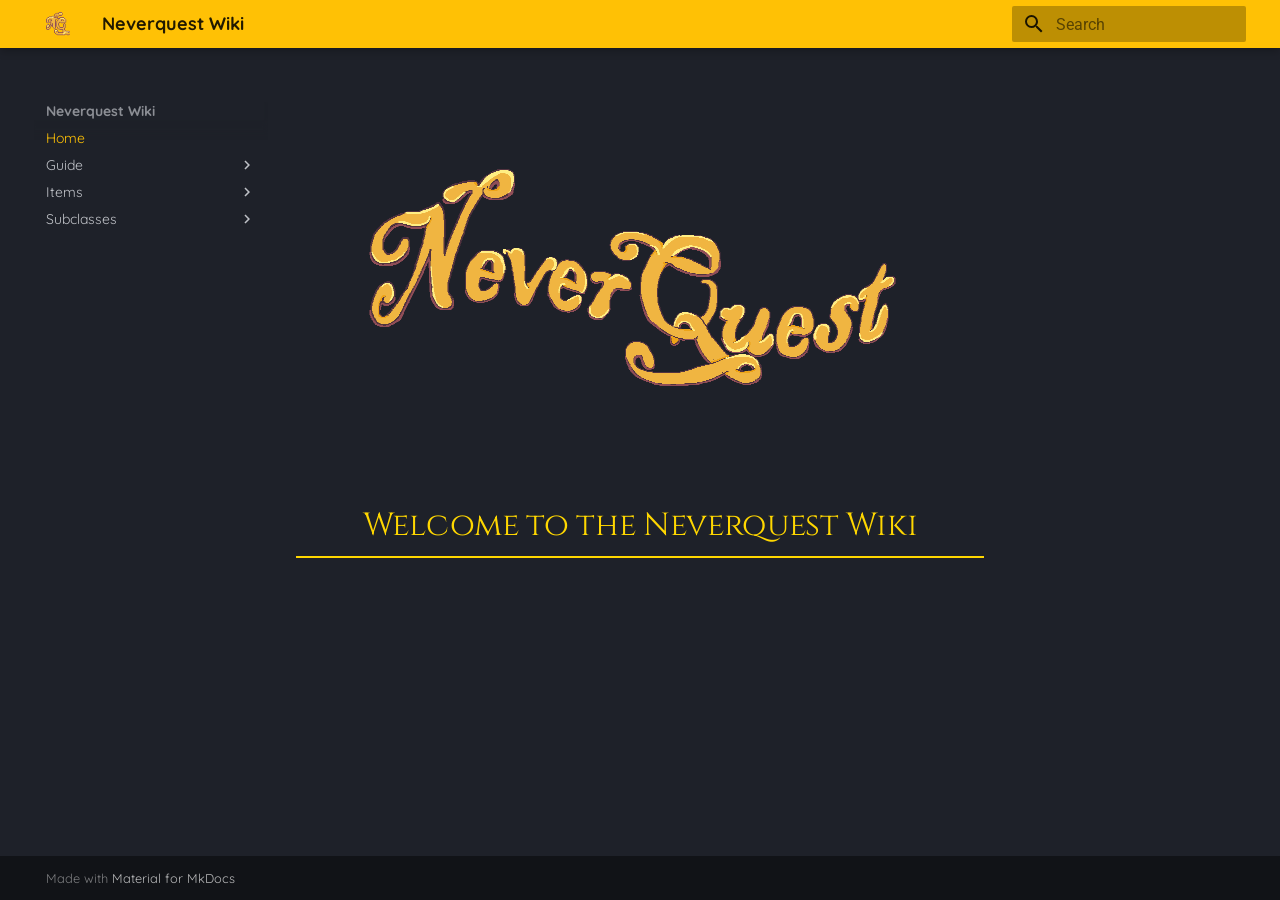
<file: index.html>
<!doctype html>
<html lang="en" class="no-js">
  <head>
    
      <meta charset="utf-8">
      <meta name="viewport" content="width=device-width,initial-scale=1">
      
      
      
      
      
        <link rel="next" href="mechanics/guildManagement/">
      
      
        
      
      
      <link rel="icon" href="gameAssets/Aethylsteel_Longsword.png">
      <meta name="generator" content="mkdocs-1.6.1, mkdocs-material-9.7.6">
    
    
      
        <title>Neverquest Wiki</title>
      
    
    
      <link rel="stylesheet" href="assets/stylesheets/main.484c7ddc.min.css">
      
        
        <link rel="stylesheet" href="assets/stylesheets/palette.ab4e12ef.min.css">
      
      


    
    
      
    
    
      
        
        
        <link rel="preconnect" href="https://fonts.gstatic.com" crossorigin>
        <link rel="stylesheet" href="https://fonts.googleapis.com/css?family=Roboto:300,300i,400,400i,700,700i%7CRoboto+Mono:400,400i,700,700i&display=fallback">
        <style>:root{--md-text-font:"Roboto";--md-code-font:"Roboto Mono"}</style>
      
    
    
      <link rel="stylesheet" href="stylesheets/extra.css">
    
    <script>__md_scope=new URL(".",location),__md_hash=e=>[...e].reduce(((e,_)=>(e<<5)-e+_.charCodeAt(0)),0),__md_get=(e,_=localStorage,t=__md_scope)=>JSON.parse(_.getItem(t.pathname+"."+e)),__md_set=(e,_,t=localStorage,a=__md_scope)=>{try{t.setItem(a.pathname+"."+e,JSON.stringify(_))}catch(e){}}</script>
    
      

    
    
  </head>
  
  
    
    
    
    
    
    <body dir="ltr" data-md-color-scheme="slate" data-md-color-primary="amber" data-md-color-accent="amber">
  
    
    <input class="md-toggle" data-md-toggle="drawer" type="checkbox" id="__drawer" autocomplete="off">
    <input class="md-toggle" data-md-toggle="search" type="checkbox" id="__search" autocomplete="off">
    <label class="md-overlay" for="__drawer"></label>
    <div data-md-component="skip">
      
        
        <a href="#welcome-to-the-neverquest-wiki" class="md-skip">
          Skip to content
        </a>
      
    </div>
    <div data-md-component="announce">
      
    </div>
    
    
      

  

<header class="md-header md-header--shadow" data-md-component="header">
  <nav class="md-header__inner md-grid" aria-label="Header">
    <a href="." title="Neverquest Wiki" class="md-header__button md-logo" aria-label="Neverquest Wiki" data-md-component="logo">
      
  <img src="gameAssets/NQ32_32_Logo.png" alt="logo">

    </a>
    <label class="md-header__button md-icon" for="__drawer">
      
      <svg xmlns="http://www.w3.org/2000/svg" viewBox="0 0 24 24"><path d="M3 6h18v2H3zm0 5h18v2H3zm0 5h18v2H3z"/></svg>
    </label>
    <div class="md-header__title" data-md-component="header-title">
      <div class="md-header__ellipsis">
        <div class="md-header__topic">
          <span class="md-ellipsis">
            Neverquest Wiki
          </span>
        </div>
        <div class="md-header__topic" data-md-component="header-topic">
          <span class="md-ellipsis">
            
              Home
            
          </span>
        </div>
      </div>
    </div>
    
      
    
    
    
    
      
      
        <label class="md-header__button md-icon" for="__search">
          
          <svg xmlns="http://www.w3.org/2000/svg" viewBox="0 0 24 24"><path d="M9.5 3A6.5 6.5 0 0 1 16 9.5c0 1.61-.59 3.09-1.56 4.23l.27.27h.79l5 5-1.5 1.5-5-5v-.79l-.27-.27A6.52 6.52 0 0 1 9.5 16 6.5 6.5 0 0 1 3 9.5 6.5 6.5 0 0 1 9.5 3m0 2C7 5 5 7 5 9.5S7 14 9.5 14 14 12 14 9.5 12 5 9.5 5"/></svg>
        </label>
        <div class="md-search" data-md-component="search" role="dialog">
  <label class="md-search__overlay" for="__search"></label>
  <div class="md-search__inner" role="search">
    <form class="md-search__form" name="search">
      <input type="text" class="md-search__input" name="query" aria-label="Search" placeholder="Search" autocapitalize="off" autocorrect="off" autocomplete="off" spellcheck="false" data-md-component="search-query" required>
      <label class="md-search__icon md-icon" for="__search">
        
        <svg xmlns="http://www.w3.org/2000/svg" viewBox="0 0 24 24"><path d="M9.5 3A6.5 6.5 0 0 1 16 9.5c0 1.61-.59 3.09-1.56 4.23l.27.27h.79l5 5-1.5 1.5-5-5v-.79l-.27-.27A6.52 6.52 0 0 1 9.5 16 6.5 6.5 0 0 1 3 9.5 6.5 6.5 0 0 1 9.5 3m0 2C7 5 5 7 5 9.5S7 14 9.5 14 14 12 14 9.5 12 5 9.5 5"/></svg>
        
        <svg xmlns="http://www.w3.org/2000/svg" viewBox="0 0 24 24"><path d="M20 11v2H8l5.5 5.5-1.42 1.42L4.16 12l7.92-7.92L13.5 5.5 8 11z"/></svg>
      </label>
      <nav class="md-search__options" aria-label="Search">
        
        <button type="reset" class="md-search__icon md-icon" title="Clear" aria-label="Clear" tabindex="-1">
          
          <svg xmlns="http://www.w3.org/2000/svg" viewBox="0 0 24 24"><path d="M19 6.41 17.59 5 12 10.59 6.41 5 5 6.41 10.59 12 5 17.59 6.41 19 12 13.41 17.59 19 19 17.59 13.41 12z"/></svg>
        </button>
      </nav>
      
    </form>
    <div class="md-search__output">
      <div class="md-search__scrollwrap" tabindex="0" data-md-scrollfix>
        <div class="md-search-result" data-md-component="search-result">
          <div class="md-search-result__meta">
            Initializing search
          </div>
          <ol class="md-search-result__list" role="presentation"></ol>
        </div>
      </div>
    </div>
  </div>
</div>
      
    
    
  </nav>
  
</header>
    
    <div class="md-container" data-md-component="container">
      
      
        
          
        
      
      <main class="md-main" data-md-component="main">
        <div class="md-main__inner md-grid">
          
            
              
              <div class="md-sidebar md-sidebar--primary" data-md-component="sidebar" data-md-type="navigation" >
                <div class="md-sidebar__scrollwrap">
                  <div class="md-sidebar__inner">
                    



<nav class="md-nav md-nav--primary" aria-label="Navigation" data-md-level="0">
  <label class="md-nav__title" for="__drawer">
    <a href="." title="Neverquest Wiki" class="md-nav__button md-logo" aria-label="Neverquest Wiki" data-md-component="logo">
      
  <img src="gameAssets/NQ32_32_Logo.png" alt="logo">

    </a>
    Neverquest Wiki
  </label>
  
  <ul class="md-nav__list" data-md-scrollfix>
    
      
      
  
  
    
  
  
  
    <li class="md-nav__item md-nav__item--active">
      
      <input class="md-nav__toggle md-toggle" type="checkbox" id="__toc">
      
      
        
      
      
      <a href="." class="md-nav__link md-nav__link--active">
        
  
  
  <span class="md-ellipsis">
    
  
    Home
  

    
  </span>
  
  

      </a>
      
    </li>
  

    
      
      
  
  
  
  
    
    
    
    
    
    <li class="md-nav__item md-nav__item--nested">
      
        
        
        <input class="md-nav__toggle md-toggle " type="checkbox" id="__nav_2" >
        
          
          <label class="md-nav__link" for="__nav_2" id="__nav_2_label" tabindex="0">
            
  
  
  <span class="md-ellipsis">
    
  
    Guide
  

    
  </span>
  
  

            <span class="md-nav__icon md-icon"></span>
          </label>
        
        <nav class="md-nav" data-md-level="1" aria-labelledby="__nav_2_label" aria-expanded="false">
          <label class="md-nav__title" for="__nav_2">
            <span class="md-nav__icon md-icon"></span>
            
  
    Guide
  

          </label>
          <ul class="md-nav__list" data-md-scrollfix>
            
              
                
  
  
  
  
    <li class="md-nav__item">
      <a href="mechanics/guildManagement/" class="md-nav__link">
        
  
  
  <span class="md-ellipsis">
    
  
    Guilds
  

    
  </span>
  
  

      </a>
    </li>
  

              
            
          </ul>
        </nav>
      
    </li>
  

    
      
      
  
  
  
  
    
    
    
    
    
    <li class="md-nav__item md-nav__item--nested">
      
        
        
        <input class="md-nav__toggle md-toggle " type="checkbox" id="__nav_3" >
        
          
          <label class="md-nav__link" for="__nav_3" id="__nav_3_label" tabindex="0">
            
  
  
  <span class="md-ellipsis">
    
  
    Items
  

    
  </span>
  
  

            <span class="md-nav__icon md-icon"></span>
          </label>
        
        <nav class="md-nav" data-md-level="1" aria-labelledby="__nav_3_label" aria-expanded="false">
          <label class="md-nav__title" for="__nav_3">
            <span class="md-nav__icon md-icon"></span>
            
  
    Items
  

          </label>
          <ul class="md-nav__list" data-md-scrollfix>
            
              
                
  
  
  
  
    <li class="md-nav__item">
      <a href="itemDatabase/Aethylsteel_Longsword/" class="md-nav__link">
        
  
  
  <span class="md-ellipsis">
    
  
    Aethylsteel Longsword
  

    
  </span>
  
  

      </a>
    </li>
  

              
            
          </ul>
        </nav>
      
    </li>
  

    
      
      
  
  
  
  
    
    
    
    
    
    <li class="md-nav__item md-nav__item--nested">
      
        
        
        <input class="md-nav__toggle md-toggle " type="checkbox" id="__nav_4" >
        
          
          <label class="md-nav__link" for="__nav_4" id="__nav_4_label" tabindex="0">
            
  
  
  <span class="md-ellipsis">
    
  
    Subclasses
  

    
  </span>
  
  

            <span class="md-nav__icon md-icon"></span>
          </label>
        
        <nav class="md-nav" data-md-level="1" aria-labelledby="__nav_4_label" aria-expanded="false">
          <label class="md-nav__title" for="__nav_4">
            <span class="md-nav__icon md-icon"></span>
            
  
    Subclasses
  

          </label>
          <ul class="md-nav__list" data-md-scrollfix>
            
              
                
  
  
  
  
    <li class="md-nav__item">
      <a href="mechanics/subclass_Druid/" class="md-nav__link">
        
  
  
  <span class="md-ellipsis">
    
  
    Druid
  

    
  </span>
  
  

      </a>
    </li>
  

              
            
          </ul>
        </nav>
      
    </li>
  

    
  </ul>
</nav>
                  </div>
                </div>
              </div>
            
            
              
              <div class="md-sidebar md-sidebar--secondary" data-md-component="sidebar" data-md-type="toc" >
                <div class="md-sidebar__scrollwrap">
                  <div class="md-sidebar__inner">
                    

<nav class="md-nav md-nav--secondary" aria-label="Table of contents">
  
  
  
    
  
  
</nav>
                  </div>
                </div>
              </div>
            
          
          
            <div class="md-content" data-md-component="content">
              
              <article class="md-content__inner md-typeset">
                
                  



<p align="center">
  <img src="gameAssets/Neverquest_Full_Logo_640px.png" width="640" style="image-rendering: pixelated;">
</p>

<h1 id="welcome-to-the-neverquest-wiki" style="text-align: center;">Welcome to the Neverquest Wiki</h1>












                
              </article>
            </div>
          
          
<script>var target=document.getElementById(location.hash.slice(1));target&&target.name&&(target.checked=target.name.startsWith("__tabbed_"))</script>
        </div>
        
      </main>
      
        <footer class="md-footer">
  
  <div class="md-footer-meta md-typeset">
    <div class="md-footer-meta__inner md-grid">
      <div class="md-copyright">
  
  
    Made with
    <a href="https://squidfunk.github.io/mkdocs-material/" target="_blank" rel="noopener">
      Material for MkDocs
    </a>
  
</div>
      
    </div>
  </div>
</footer>
      
    </div>
    <div class="md-dialog" data-md-component="dialog">
      <div class="md-dialog__inner md-typeset"></div>
    </div>
    
    
    
      
      
      <script id="__config" type="application/json">{"annotate": null, "base": ".", "features": [], "search": "assets/javascripts/workers/search.2c215733.min.js", "tags": null, "translations": {"clipboard.copied": "Copied to clipboard", "clipboard.copy": "Copy to clipboard", "search.result.more.one": "1 more on this page", "search.result.more.other": "# more on this page", "search.result.none": "No matching documents", "search.result.one": "1 matching document", "search.result.other": "# matching documents", "search.result.placeholder": "Type to start searching", "search.result.term.missing": "Missing", "select.version": "Select version"}, "version": null}</script>
    
    
      <script src="assets/javascripts/bundle.79ae519e.min.js"></script>
      
    
  </body>
</html>
</file>
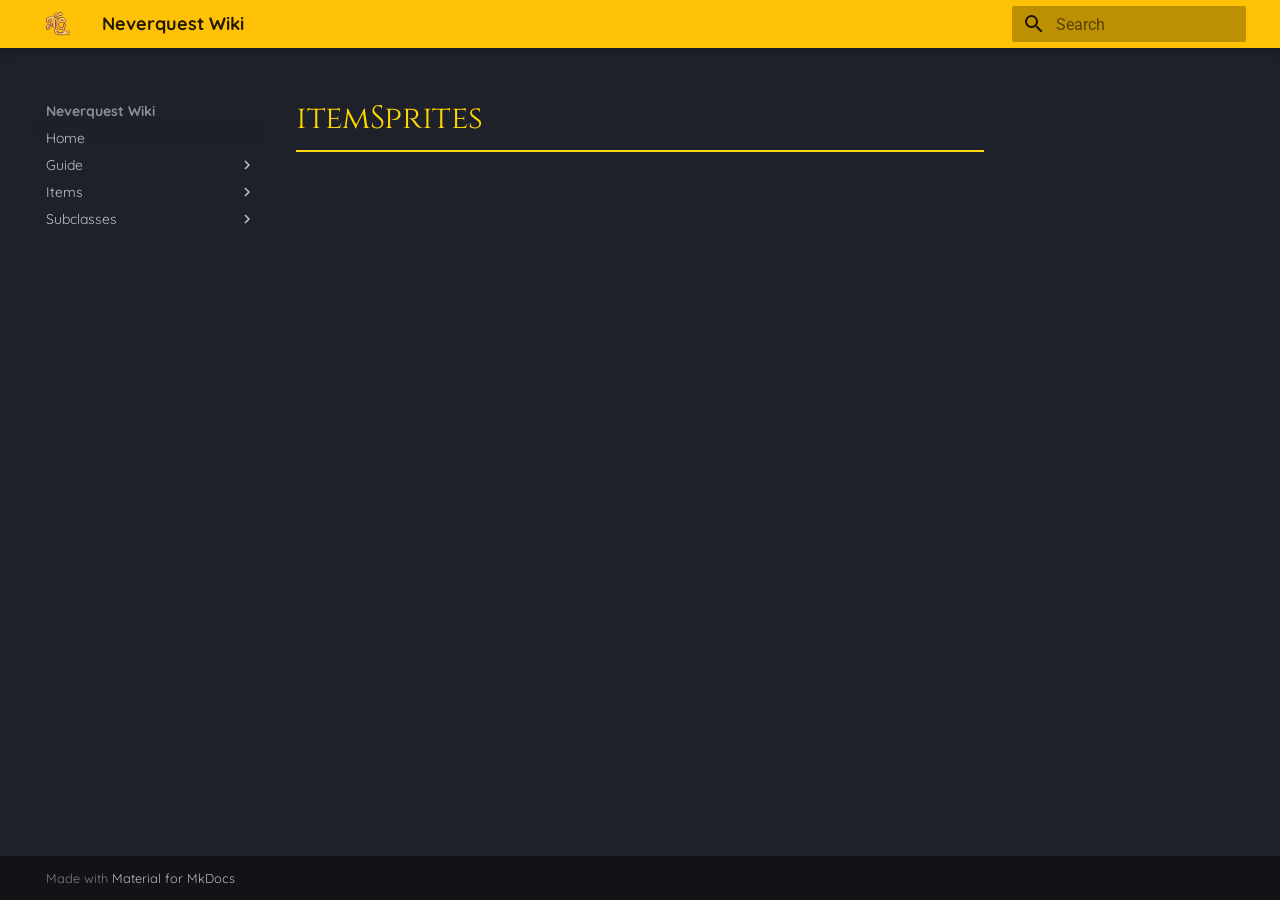
<file: gameAssets/itemSprites/index.html>
<!doctype html>
<html lang="en" class="no-js">
  <head>
    
      <meta charset="utf-8">
      <meta name="viewport" content="width=device-width,initial-scale=1">
      
      
      
      
      
      
        
      
      
      <link rel="icon" href="../Aethylsteel_Longsword.png">
      <meta name="generator" content="mkdocs-1.6.1, mkdocs-material-9.7.6">
    
    
      
        <title>itemSprites - Neverquest Wiki</title>
      
    
    
      <link rel="stylesheet" href="../../assets/stylesheets/main.484c7ddc.min.css">
      
        
        <link rel="stylesheet" href="../../assets/stylesheets/palette.ab4e12ef.min.css">
      
      


    
    
      
    
    
      
        
        
        <link rel="preconnect" href="https://fonts.gstatic.com" crossorigin>
        <link rel="stylesheet" href="https://fonts.googleapis.com/css?family=Roboto:300,300i,400,400i,700,700i%7CRoboto+Mono:400,400i,700,700i&display=fallback">
        <style>:root{--md-text-font:"Roboto";--md-code-font:"Roboto Mono"}</style>
      
    
    
      <link rel="stylesheet" href="../../stylesheets/extra.css">
    
    <script>__md_scope=new URL("../..",location),__md_hash=e=>[...e].reduce(((e,_)=>(e<<5)-e+_.charCodeAt(0)),0),__md_get=(e,_=localStorage,t=__md_scope)=>JSON.parse(_.getItem(t.pathname+"."+e)),__md_set=(e,_,t=localStorage,a=__md_scope)=>{try{t.setItem(a.pathname+"."+e,JSON.stringify(_))}catch(e){}}</script>
    
      

    
    
  </head>
  
  
    
    
    
    
    
    <body dir="ltr" data-md-color-scheme="slate" data-md-color-primary="amber" data-md-color-accent="amber">
  
    
    <input class="md-toggle" data-md-toggle="drawer" type="checkbox" id="__drawer" autocomplete="off">
    <input class="md-toggle" data-md-toggle="search" type="checkbox" id="__search" autocomplete="off">
    <label class="md-overlay" for="__drawer"></label>
    <div data-md-component="skip">
      
    </div>
    <div data-md-component="announce">
      
    </div>
    
    
      

  

<header class="md-header md-header--shadow" data-md-component="header">
  <nav class="md-header__inner md-grid" aria-label="Header">
    <a href="../.." title="Neverquest Wiki" class="md-header__button md-logo" aria-label="Neverquest Wiki" data-md-component="logo">
      
  <img src="../NQ32_32_Logo.png" alt="logo">

    </a>
    <label class="md-header__button md-icon" for="__drawer">
      
      <svg xmlns="http://www.w3.org/2000/svg" viewBox="0 0 24 24"><path d="M3 6h18v2H3zm0 5h18v2H3zm0 5h18v2H3z"/></svg>
    </label>
    <div class="md-header__title" data-md-component="header-title">
      <div class="md-header__ellipsis">
        <div class="md-header__topic">
          <span class="md-ellipsis">
            Neverquest Wiki
          </span>
        </div>
        <div class="md-header__topic" data-md-component="header-topic">
          <span class="md-ellipsis">
            
              itemSprites
            
          </span>
        </div>
      </div>
    </div>
    
      
    
    
    
    
      
      
        <label class="md-header__button md-icon" for="__search">
          
          <svg xmlns="http://www.w3.org/2000/svg" viewBox="0 0 24 24"><path d="M9.5 3A6.5 6.5 0 0 1 16 9.5c0 1.61-.59 3.09-1.56 4.23l.27.27h.79l5 5-1.5 1.5-5-5v-.79l-.27-.27A6.52 6.52 0 0 1 9.5 16 6.5 6.5 0 0 1 3 9.5 6.5 6.5 0 0 1 9.5 3m0 2C7 5 5 7 5 9.5S7 14 9.5 14 14 12 14 9.5 12 5 9.5 5"/></svg>
        </label>
        <div class="md-search" data-md-component="search" role="dialog">
  <label class="md-search__overlay" for="__search"></label>
  <div class="md-search__inner" role="search">
    <form class="md-search__form" name="search">
      <input type="text" class="md-search__input" name="query" aria-label="Search" placeholder="Search" autocapitalize="off" autocorrect="off" autocomplete="off" spellcheck="false" data-md-component="search-query" required>
      <label class="md-search__icon md-icon" for="__search">
        
        <svg xmlns="http://www.w3.org/2000/svg" viewBox="0 0 24 24"><path d="M9.5 3A6.5 6.5 0 0 1 16 9.5c0 1.61-.59 3.09-1.56 4.23l.27.27h.79l5 5-1.5 1.5-5-5v-.79l-.27-.27A6.52 6.52 0 0 1 9.5 16 6.5 6.5 0 0 1 3 9.5 6.5 6.5 0 0 1 9.5 3m0 2C7 5 5 7 5 9.5S7 14 9.5 14 14 12 14 9.5 12 5 9.5 5"/></svg>
        
        <svg xmlns="http://www.w3.org/2000/svg" viewBox="0 0 24 24"><path d="M20 11v2H8l5.5 5.5-1.42 1.42L4.16 12l7.92-7.92L13.5 5.5 8 11z"/></svg>
      </label>
      <nav class="md-search__options" aria-label="Search">
        
        <button type="reset" class="md-search__icon md-icon" title="Clear" aria-label="Clear" tabindex="-1">
          
          <svg xmlns="http://www.w3.org/2000/svg" viewBox="0 0 24 24"><path d="M19 6.41 17.59 5 12 10.59 6.41 5 5 6.41 10.59 12 5 17.59 6.41 19 12 13.41 17.59 19 19 17.59 13.41 12z"/></svg>
        </button>
      </nav>
      
    </form>
    <div class="md-search__output">
      <div class="md-search__scrollwrap" tabindex="0" data-md-scrollfix>
        <div class="md-search-result" data-md-component="search-result">
          <div class="md-search-result__meta">
            Initializing search
          </div>
          <ol class="md-search-result__list" role="presentation"></ol>
        </div>
      </div>
    </div>
  </div>
</div>
      
    
    
  </nav>
  
</header>
    
    <div class="md-container" data-md-component="container">
      
      
        
          
        
      
      <main class="md-main" data-md-component="main">
        <div class="md-main__inner md-grid">
          
            
              
              <div class="md-sidebar md-sidebar--primary" data-md-component="sidebar" data-md-type="navigation" >
                <div class="md-sidebar__scrollwrap">
                  <div class="md-sidebar__inner">
                    



<nav class="md-nav md-nav--primary" aria-label="Navigation" data-md-level="0">
  <label class="md-nav__title" for="__drawer">
    <a href="../.." title="Neverquest Wiki" class="md-nav__button md-logo" aria-label="Neverquest Wiki" data-md-component="logo">
      
  <img src="../NQ32_32_Logo.png" alt="logo">

    </a>
    Neverquest Wiki
  </label>
  
  <ul class="md-nav__list" data-md-scrollfix>
    
      
      
  
  
  
  
    <li class="md-nav__item">
      <a href="../.." class="md-nav__link">
        
  
  
  <span class="md-ellipsis">
    
  
    Home
  

    
  </span>
  
  

      </a>
    </li>
  

    
      
      
  
  
  
  
    
    
    
    
    
    <li class="md-nav__item md-nav__item--nested">
      
        
        
        <input class="md-nav__toggle md-toggle " type="checkbox" id="__nav_2" >
        
          
          <label class="md-nav__link" for="__nav_2" id="__nav_2_label" tabindex="0">
            
  
  
  <span class="md-ellipsis">
    
  
    Guide
  

    
  </span>
  
  

            <span class="md-nav__icon md-icon"></span>
          </label>
        
        <nav class="md-nav" data-md-level="1" aria-labelledby="__nav_2_label" aria-expanded="false">
          <label class="md-nav__title" for="__nav_2">
            <span class="md-nav__icon md-icon"></span>
            
  
    Guide
  

          </label>
          <ul class="md-nav__list" data-md-scrollfix>
            
              
                
  
  
  
  
    <li class="md-nav__item">
      <a href="../../mechanics/guildManagement/" class="md-nav__link">
        
  
  
  <span class="md-ellipsis">
    
  
    Guilds
  

    
  </span>
  
  

      </a>
    </li>
  

              
            
          </ul>
        </nav>
      
    </li>
  

    
      
      
  
  
  
  
    
    
    
    
    
    <li class="md-nav__item md-nav__item--nested">
      
        
        
        <input class="md-nav__toggle md-toggle " type="checkbox" id="__nav_3" >
        
          
          <label class="md-nav__link" for="__nav_3" id="__nav_3_label" tabindex="0">
            
  
  
  <span class="md-ellipsis">
    
  
    Items
  

    
  </span>
  
  

            <span class="md-nav__icon md-icon"></span>
          </label>
        
        <nav class="md-nav" data-md-level="1" aria-labelledby="__nav_3_label" aria-expanded="false">
          <label class="md-nav__title" for="__nav_3">
            <span class="md-nav__icon md-icon"></span>
            
  
    Items
  

          </label>
          <ul class="md-nav__list" data-md-scrollfix>
            
              
                
  
  
  
  
    <li class="md-nav__item">
      <a href="../../itemDatabase/Aethylsteel_Longsword/" class="md-nav__link">
        
  
  
  <span class="md-ellipsis">
    
  
    Aethylsteel Longsword
  

    
  </span>
  
  

      </a>
    </li>
  

              
            
          </ul>
        </nav>
      
    </li>
  

    
      
      
  
  
  
  
    
    
    
    
    
    <li class="md-nav__item md-nav__item--nested">
      
        
        
        <input class="md-nav__toggle md-toggle " type="checkbox" id="__nav_4" >
        
          
          <label class="md-nav__link" for="__nav_4" id="__nav_4_label" tabindex="0">
            
  
  
  <span class="md-ellipsis">
    
  
    Subclasses
  

    
  </span>
  
  

            <span class="md-nav__icon md-icon"></span>
          </label>
        
        <nav class="md-nav" data-md-level="1" aria-labelledby="__nav_4_label" aria-expanded="false">
          <label class="md-nav__title" for="__nav_4">
            <span class="md-nav__icon md-icon"></span>
            
  
    Subclasses
  

          </label>
          <ul class="md-nav__list" data-md-scrollfix>
            
              
                
  
  
  
  
    <li class="md-nav__item">
      <a href="../../mechanics/subclass_Druid/" class="md-nav__link">
        
  
  
  <span class="md-ellipsis">
    
  
    Druid
  

    
  </span>
  
  

      </a>
    </li>
  

              
            
          </ul>
        </nav>
      
    </li>
  

    
  </ul>
</nav>
                  </div>
                </div>
              </div>
            
            
              
              <div class="md-sidebar md-sidebar--secondary" data-md-component="sidebar" data-md-type="toc" >
                <div class="md-sidebar__scrollwrap">
                  <div class="md-sidebar__inner">
                    

<nav class="md-nav md-nav--secondary" aria-label="Table of contents">
  
  
  
  
</nav>
                  </div>
                </div>
              </div>
            
          
          
            <div class="md-content" data-md-component="content">
              
              <article class="md-content__inner md-typeset">
                
                  



  <h1>itemSprites</h1>














                
              </article>
            </div>
          
          
<script>var target=document.getElementById(location.hash.slice(1));target&&target.name&&(target.checked=target.name.startsWith("__tabbed_"))</script>
        </div>
        
      </main>
      
        <footer class="md-footer">
  
  <div class="md-footer-meta md-typeset">
    <div class="md-footer-meta__inner md-grid">
      <div class="md-copyright">
  
  
    Made with
    <a href="https://squidfunk.github.io/mkdocs-material/" target="_blank" rel="noopener">
      Material for MkDocs
    </a>
  
</div>
      
    </div>
  </div>
</footer>
      
    </div>
    <div class="md-dialog" data-md-component="dialog">
      <div class="md-dialog__inner md-typeset"></div>
    </div>
    
    
    
      
      
      <script id="__config" type="application/json">{"annotate": null, "base": "../..", "features": [], "search": "../../assets/javascripts/workers/search.2c215733.min.js", "tags": null, "translations": {"clipboard.copied": "Copied to clipboard", "clipboard.copy": "Copy to clipboard", "search.result.more.one": "1 more on this page", "search.result.more.other": "# more on this page", "search.result.none": "No matching documents", "search.result.one": "1 matching document", "search.result.other": "# matching documents", "search.result.placeholder": "Type to start searching", "search.result.term.missing": "Missing", "select.version": "Select version"}, "version": null}</script>
    
    
      <script src="../../assets/javascripts/bundle.79ae519e.min.js"></script>
      
    
  </body>
</html>
</file>
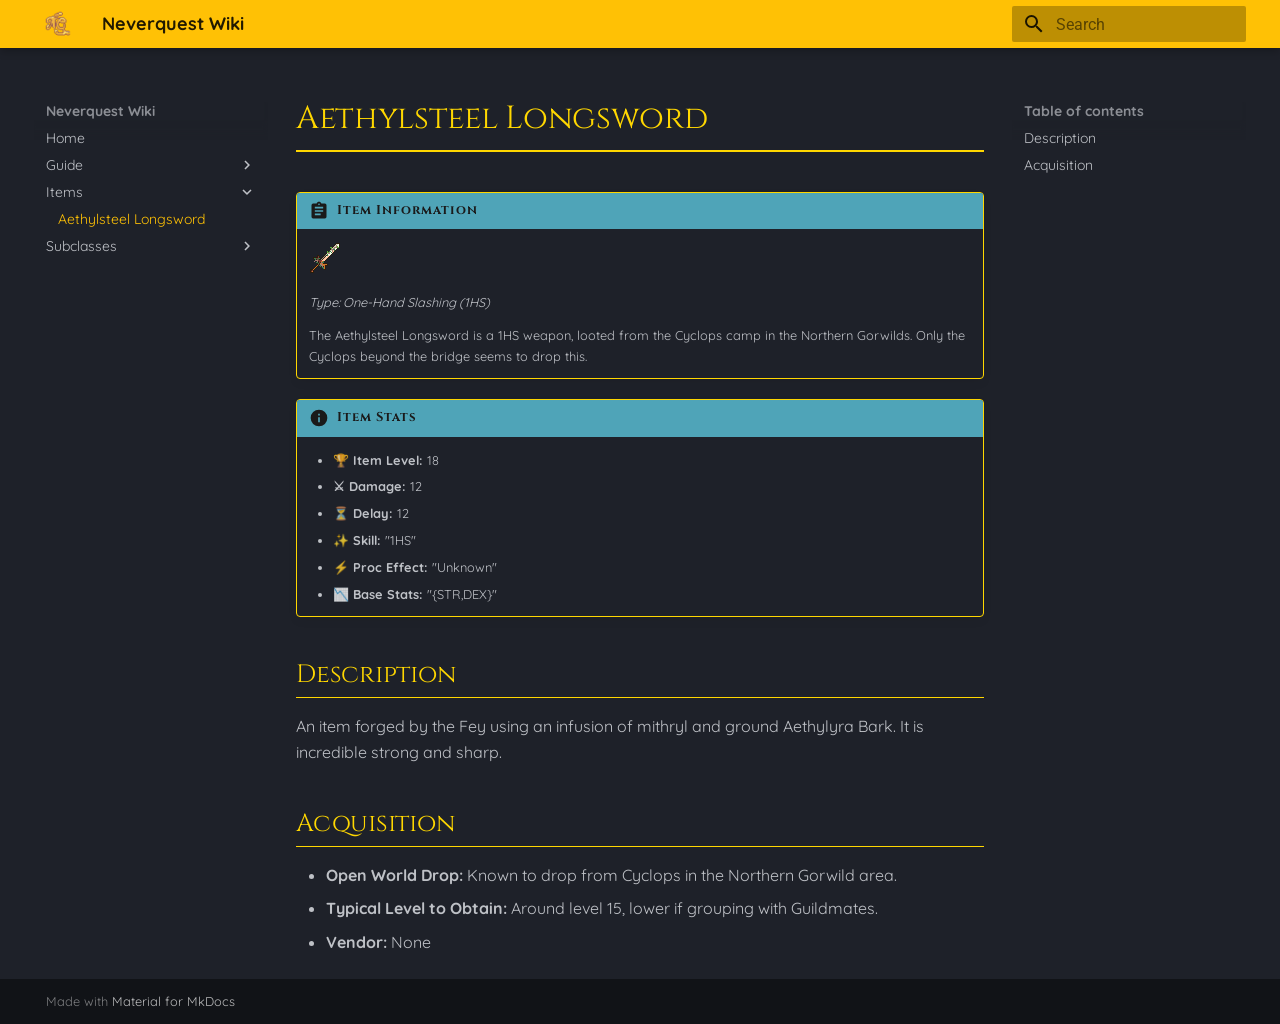
<file: itemDatabase/Aethylsteel_Longsword/index.html>
<!doctype html>
<html lang="en" class="no-js">
  <head>
    
      <meta charset="utf-8">
      <meta name="viewport" content="width=device-width,initial-scale=1">
      
      
      
      
        <link rel="prev" href="../../mechanics/guildManagement/">
      
      
        <link rel="next" href="../../mechanics/subclass_Druid/">
      
      
        
      
      
      <link rel="icon" href="../../gameAssets/Aethylsteel_Longsword.png">
      <meta name="generator" content="mkdocs-1.6.1, mkdocs-material-9.7.6">
    
    
      
        <title>Aethylsteel Longsword - Neverquest Wiki</title>
      
    
    
      <link rel="stylesheet" href="../../assets/stylesheets/main.484c7ddc.min.css">
      
        
        <link rel="stylesheet" href="../../assets/stylesheets/palette.ab4e12ef.min.css">
      
      


    
    
      
    
    
      
        
        
        <link rel="preconnect" href="https://fonts.gstatic.com" crossorigin>
        <link rel="stylesheet" href="https://fonts.googleapis.com/css?family=Roboto:300,300i,400,400i,700,700i%7CRoboto+Mono:400,400i,700,700i&display=fallback">
        <style>:root{--md-text-font:"Roboto";--md-code-font:"Roboto Mono"}</style>
      
    
    
      <link rel="stylesheet" href="../../stylesheets/extra.css">
    
    <script>__md_scope=new URL("../..",location),__md_hash=e=>[...e].reduce(((e,_)=>(e<<5)-e+_.charCodeAt(0)),0),__md_get=(e,_=localStorage,t=__md_scope)=>JSON.parse(_.getItem(t.pathname+"."+e)),__md_set=(e,_,t=localStorage,a=__md_scope)=>{try{t.setItem(a.pathname+"."+e,JSON.stringify(_))}catch(e){}}</script>
    
      

    
    
  </head>
  
  
    
    
    
    
    
    <body dir="ltr" data-md-color-scheme="slate" data-md-color-primary="amber" data-md-color-accent="amber">
  
    
    <input class="md-toggle" data-md-toggle="drawer" type="checkbox" id="__drawer" autocomplete="off">
    <input class="md-toggle" data-md-toggle="search" type="checkbox" id="__search" autocomplete="off">
    <label class="md-overlay" for="__drawer"></label>
    <div data-md-component="skip">
      
        
        <a href="#description" class="md-skip">
          Skip to content
        </a>
      
    </div>
    <div data-md-component="announce">
      
    </div>
    
    
      

  

<header class="md-header md-header--shadow" data-md-component="header">
  <nav class="md-header__inner md-grid" aria-label="Header">
    <a href="../.." title="Neverquest Wiki" class="md-header__button md-logo" aria-label="Neverquest Wiki" data-md-component="logo">
      
  <img src="../../gameAssets/NQ32_32_Logo.png" alt="logo">

    </a>
    <label class="md-header__button md-icon" for="__drawer">
      
      <svg xmlns="http://www.w3.org/2000/svg" viewBox="0 0 24 24"><path d="M3 6h18v2H3zm0 5h18v2H3zm0 5h18v2H3z"/></svg>
    </label>
    <div class="md-header__title" data-md-component="header-title">
      <div class="md-header__ellipsis">
        <div class="md-header__topic">
          <span class="md-ellipsis">
            Neverquest Wiki
          </span>
        </div>
        <div class="md-header__topic" data-md-component="header-topic">
          <span class="md-ellipsis">
            
              Aethylsteel Longsword
            
          </span>
        </div>
      </div>
    </div>
    
      
    
    
    
    
      
      
        <label class="md-header__button md-icon" for="__search">
          
          <svg xmlns="http://www.w3.org/2000/svg" viewBox="0 0 24 24"><path d="M9.5 3A6.5 6.5 0 0 1 16 9.5c0 1.61-.59 3.09-1.56 4.23l.27.27h.79l5 5-1.5 1.5-5-5v-.79l-.27-.27A6.52 6.52 0 0 1 9.5 16 6.5 6.5 0 0 1 3 9.5 6.5 6.5 0 0 1 9.5 3m0 2C7 5 5 7 5 9.5S7 14 9.5 14 14 12 14 9.5 12 5 9.5 5"/></svg>
        </label>
        <div class="md-search" data-md-component="search" role="dialog">
  <label class="md-search__overlay" for="__search"></label>
  <div class="md-search__inner" role="search">
    <form class="md-search__form" name="search">
      <input type="text" class="md-search__input" name="query" aria-label="Search" placeholder="Search" autocapitalize="off" autocorrect="off" autocomplete="off" spellcheck="false" data-md-component="search-query" required>
      <label class="md-search__icon md-icon" for="__search">
        
        <svg xmlns="http://www.w3.org/2000/svg" viewBox="0 0 24 24"><path d="M9.5 3A6.5 6.5 0 0 1 16 9.5c0 1.61-.59 3.09-1.56 4.23l.27.27h.79l5 5-1.5 1.5-5-5v-.79l-.27-.27A6.52 6.52 0 0 1 9.5 16 6.5 6.5 0 0 1 3 9.5 6.5 6.5 0 0 1 9.5 3m0 2C7 5 5 7 5 9.5S7 14 9.5 14 14 12 14 9.5 12 5 9.5 5"/></svg>
        
        <svg xmlns="http://www.w3.org/2000/svg" viewBox="0 0 24 24"><path d="M20 11v2H8l5.5 5.5-1.42 1.42L4.16 12l7.92-7.92L13.5 5.5 8 11z"/></svg>
      </label>
      <nav class="md-search__options" aria-label="Search">
        
        <button type="reset" class="md-search__icon md-icon" title="Clear" aria-label="Clear" tabindex="-1">
          
          <svg xmlns="http://www.w3.org/2000/svg" viewBox="0 0 24 24"><path d="M19 6.41 17.59 5 12 10.59 6.41 5 5 6.41 10.59 12 5 17.59 6.41 19 12 13.41 17.59 19 19 17.59 13.41 12z"/></svg>
        </button>
      </nav>
      
    </form>
    <div class="md-search__output">
      <div class="md-search__scrollwrap" tabindex="0" data-md-scrollfix>
        <div class="md-search-result" data-md-component="search-result">
          <div class="md-search-result__meta">
            Initializing search
          </div>
          <ol class="md-search-result__list" role="presentation"></ol>
        </div>
      </div>
    </div>
  </div>
</div>
      
    
    
  </nav>
  
</header>
    
    <div class="md-container" data-md-component="container">
      
      
        
          
        
      
      <main class="md-main" data-md-component="main">
        <div class="md-main__inner md-grid">
          
            
              
              <div class="md-sidebar md-sidebar--primary" data-md-component="sidebar" data-md-type="navigation" >
                <div class="md-sidebar__scrollwrap">
                  <div class="md-sidebar__inner">
                    



<nav class="md-nav md-nav--primary" aria-label="Navigation" data-md-level="0">
  <label class="md-nav__title" for="__drawer">
    <a href="../.." title="Neverquest Wiki" class="md-nav__button md-logo" aria-label="Neverquest Wiki" data-md-component="logo">
      
  <img src="../../gameAssets/NQ32_32_Logo.png" alt="logo">

    </a>
    Neverquest Wiki
  </label>
  
  <ul class="md-nav__list" data-md-scrollfix>
    
      
      
  
  
  
  
    <li class="md-nav__item">
      <a href="../.." class="md-nav__link">
        
  
  
  <span class="md-ellipsis">
    
  
    Home
  

    
  </span>
  
  

      </a>
    </li>
  

    
      
      
  
  
  
  
    
    
    
    
    
    <li class="md-nav__item md-nav__item--nested">
      
        
        
        <input class="md-nav__toggle md-toggle " type="checkbox" id="__nav_2" >
        
          
          <label class="md-nav__link" for="__nav_2" id="__nav_2_label" tabindex="0">
            
  
  
  <span class="md-ellipsis">
    
  
    Guide
  

    
  </span>
  
  

            <span class="md-nav__icon md-icon"></span>
          </label>
        
        <nav class="md-nav" data-md-level="1" aria-labelledby="__nav_2_label" aria-expanded="false">
          <label class="md-nav__title" for="__nav_2">
            <span class="md-nav__icon md-icon"></span>
            
  
    Guide
  

          </label>
          <ul class="md-nav__list" data-md-scrollfix>
            
              
                
  
  
  
  
    <li class="md-nav__item">
      <a href="../../mechanics/guildManagement/" class="md-nav__link">
        
  
  
  <span class="md-ellipsis">
    
  
    Guilds
  

    
  </span>
  
  

      </a>
    </li>
  

              
            
          </ul>
        </nav>
      
    </li>
  

    
      
      
  
  
    
  
  
  
    
    
    
    
    
    <li class="md-nav__item md-nav__item--active md-nav__item--nested">
      
        
        
        <input class="md-nav__toggle md-toggle " type="checkbox" id="__nav_3" checked>
        
          
          <label class="md-nav__link" for="__nav_3" id="__nav_3_label" tabindex="0">
            
  
  
  <span class="md-ellipsis">
    
  
    Items
  

    
  </span>
  
  

            <span class="md-nav__icon md-icon"></span>
          </label>
        
        <nav class="md-nav" data-md-level="1" aria-labelledby="__nav_3_label" aria-expanded="true">
          <label class="md-nav__title" for="__nav_3">
            <span class="md-nav__icon md-icon"></span>
            
  
    Items
  

          </label>
          <ul class="md-nav__list" data-md-scrollfix>
            
              
                
  
  
    
  
  
  
    <li class="md-nav__item md-nav__item--active">
      
      <input class="md-nav__toggle md-toggle" type="checkbox" id="__toc">
      
      
      
        <label class="md-nav__link md-nav__link--active" for="__toc">
          
  
  
  <span class="md-ellipsis">
    
  
    Aethylsteel Longsword
  

    
  </span>
  
  

          <span class="md-nav__icon md-icon"></span>
        </label>
      
      <a href="./" class="md-nav__link md-nav__link--active">
        
  
  
  <span class="md-ellipsis">
    
  
    Aethylsteel Longsword
  

    
  </span>
  
  

      </a>
      
        

<nav class="md-nav md-nav--secondary" aria-label="Table of contents">
  
  
  
  
    <label class="md-nav__title" for="__toc">
      <span class="md-nav__icon md-icon"></span>
      Table of contents
    </label>
    <ul class="md-nav__list" data-md-component="toc" data-md-scrollfix>
      
        <li class="md-nav__item">
  <a href="#description" class="md-nav__link">
    <span class="md-ellipsis">
      
        Description
      
    </span>
  </a>
  
</li>
      
        <li class="md-nav__item">
  <a href="#acquisition" class="md-nav__link">
    <span class="md-ellipsis">
      
        Acquisition
      
    </span>
  </a>
  
</li>
      
    </ul>
  
</nav>
      
    </li>
  

              
            
          </ul>
        </nav>
      
    </li>
  

    
      
      
  
  
  
  
    
    
    
    
    
    <li class="md-nav__item md-nav__item--nested">
      
        
        
        <input class="md-nav__toggle md-toggle " type="checkbox" id="__nav_4" >
        
          
          <label class="md-nav__link" for="__nav_4" id="__nav_4_label" tabindex="0">
            
  
  
  <span class="md-ellipsis">
    
  
    Subclasses
  

    
  </span>
  
  

            <span class="md-nav__icon md-icon"></span>
          </label>
        
        <nav class="md-nav" data-md-level="1" aria-labelledby="__nav_4_label" aria-expanded="false">
          <label class="md-nav__title" for="__nav_4">
            <span class="md-nav__icon md-icon"></span>
            
  
    Subclasses
  

          </label>
          <ul class="md-nav__list" data-md-scrollfix>
            
              
                
  
  
  
  
    <li class="md-nav__item">
      <a href="../../mechanics/subclass_Druid/" class="md-nav__link">
        
  
  
  <span class="md-ellipsis">
    
  
    Druid
  

    
  </span>
  
  

      </a>
    </li>
  

              
            
          </ul>
        </nav>
      
    </li>
  

    
  </ul>
</nav>
                  </div>
                </div>
              </div>
            
            
              
              <div class="md-sidebar md-sidebar--secondary" data-md-component="sidebar" data-md-type="toc" >
                <div class="md-sidebar__scrollwrap">
                  <div class="md-sidebar__inner">
                    

<nav class="md-nav md-nav--secondary" aria-label="Table of contents">
  
  
  
  
    <label class="md-nav__title" for="__toc">
      <span class="md-nav__icon md-icon"></span>
      Table of contents
    </label>
    <ul class="md-nav__list" data-md-component="toc" data-md-scrollfix>
      
        <li class="md-nav__item">
  <a href="#description" class="md-nav__link">
    <span class="md-ellipsis">
      
        Description
      
    </span>
  </a>
  
</li>
      
        <li class="md-nav__item">
  <a href="#acquisition" class="md-nav__link">
    <span class="md-ellipsis">
      
        Acquisition
      
    </span>
  </a>
  
</li>
      
    </ul>
  
</nav>
                  </div>
                </div>
              </div>
            
          
          
            <div class="md-content" data-md-component="content">
              
              <article class="md-content__inner md-typeset">
                
                  



  <h1>Aethylsteel Longsword</h1>

<div class="admonition abstract">
<p class="admonition-title">Item Information</p>
<p><img alt="Aethylsteel Longsword" src="../../gameAssets/Aethylsteel_Longsword.png" style="image-rendering: pixelated; width: 32px;" /></p>
<p><em>Type: One-Hand Slashing (1HS)</em></p>
<p>The Aethylsteel Longsword is a 1HS weapon, looted from the Cyclops camp in the Northern Gorwilds.  Only the Cyclops beyond the bridge seems to drop this.</p>
</div>
<div class="admonition info">
<p class="admonition-title">Item Stats</p>
<ul>
<li><strong>🏆 Item Level:</strong> 18</li>
<li><strong>⚔ Damage:</strong> 12</li>
<li><strong>⏳ Delay:</strong> 12</li>
<li><strong>✨  Skill:</strong> "1HS"</li>
<li><strong>⚡ Proc Effect:</strong> "Unknown"</li>
<li><strong>📉 Base Stats:</strong> "{STR,DEX}"</li>
</ul>
</div>
<h2 id="description">Description</h2>
<p>An item forged by the Fey using an infusion of mithryl and ground Aethylyra Bark.  It is incredible strong and sharp.</p>
<h2 id="acquisition">Acquisition</h2>
<ul>
<li><strong>Open World Drop:</strong> Known to drop from Cyclops in the Northern Gorwild area.</li>
<li><strong>Typical Level to Obtain:</strong> Around level 15, lower if grouping with Guildmates.</li>
<li><strong>Vendor:</strong> None</li>
</ul>












                
              </article>
            </div>
          
          
<script>var target=document.getElementById(location.hash.slice(1));target&&target.name&&(target.checked=target.name.startsWith("__tabbed_"))</script>
        </div>
        
      </main>
      
        <footer class="md-footer">
  
  <div class="md-footer-meta md-typeset">
    <div class="md-footer-meta__inner md-grid">
      <div class="md-copyright">
  
  
    Made with
    <a href="https://squidfunk.github.io/mkdocs-material/" target="_blank" rel="noopener">
      Material for MkDocs
    </a>
  
</div>
      
    </div>
  </div>
</footer>
      
    </div>
    <div class="md-dialog" data-md-component="dialog">
      <div class="md-dialog__inner md-typeset"></div>
    </div>
    
    
    
      
      
      <script id="__config" type="application/json">{"annotate": null, "base": "../..", "features": [], "search": "../../assets/javascripts/workers/search.2c215733.min.js", "tags": null, "translations": {"clipboard.copied": "Copied to clipboard", "clipboard.copy": "Copy to clipboard", "search.result.more.one": "1 more on this page", "search.result.more.other": "# more on this page", "search.result.none": "No matching documents", "search.result.one": "1 matching document", "search.result.other": "# matching documents", "search.result.placeholder": "Type to start searching", "search.result.term.missing": "Missing", "select.version": "Select version"}, "version": null}</script>
    
    
      <script src="../../assets/javascripts/bundle.79ae519e.min.js"></script>
      
    
  </body>
</html>
</file>
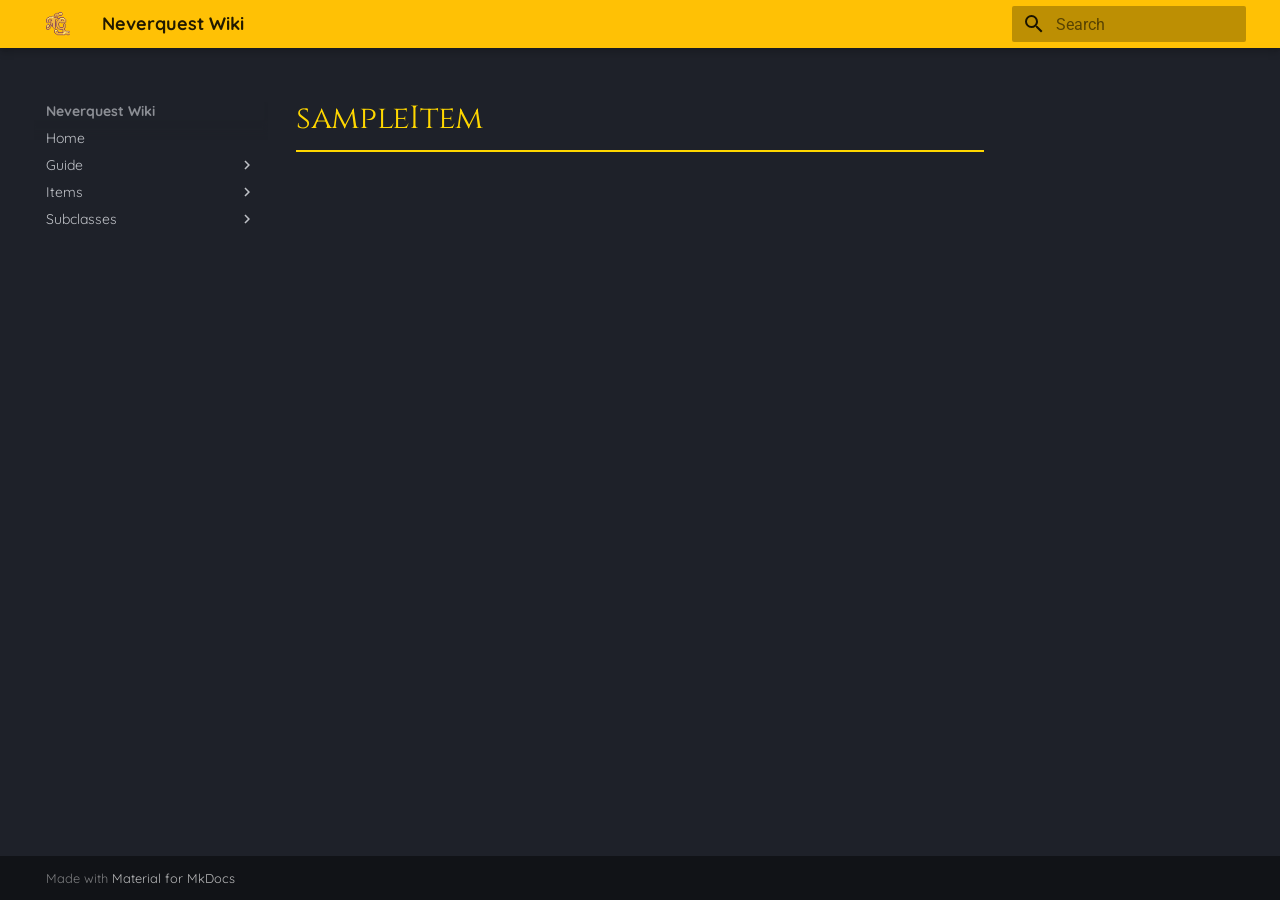
<file: itemDatabase/sampleItem/index.html>
<!doctype html>
<html lang="en" class="no-js">
  <head>
    
      <meta charset="utf-8">
      <meta name="viewport" content="width=device-width,initial-scale=1">
      
      
      
      
      
      
        
      
      
      <link rel="icon" href="../../gameAssets/Aethylsteel_Longsword.png">
      <meta name="generator" content="mkdocs-1.6.1, mkdocs-material-9.7.6">
    
    
      
        <title>sampleItem - Neverquest Wiki</title>
      
    
    
      <link rel="stylesheet" href="../../assets/stylesheets/main.484c7ddc.min.css">
      
        
        <link rel="stylesheet" href="../../assets/stylesheets/palette.ab4e12ef.min.css">
      
      


    
    
      
    
    
      
        
        
        <link rel="preconnect" href="https://fonts.gstatic.com" crossorigin>
        <link rel="stylesheet" href="https://fonts.googleapis.com/css?family=Roboto:300,300i,400,400i,700,700i%7CRoboto+Mono:400,400i,700,700i&display=fallback">
        <style>:root{--md-text-font:"Roboto";--md-code-font:"Roboto Mono"}</style>
      
    
    
      <link rel="stylesheet" href="../../stylesheets/extra.css">
    
    <script>__md_scope=new URL("../..",location),__md_hash=e=>[...e].reduce(((e,_)=>(e<<5)-e+_.charCodeAt(0)),0),__md_get=(e,_=localStorage,t=__md_scope)=>JSON.parse(_.getItem(t.pathname+"."+e)),__md_set=(e,_,t=localStorage,a=__md_scope)=>{try{t.setItem(a.pathname+"."+e,JSON.stringify(_))}catch(e){}}</script>
    
      

    
    
  </head>
  
  
    
    
    
    
    
    <body dir="ltr" data-md-color-scheme="slate" data-md-color-primary="amber" data-md-color-accent="amber">
  
    
    <input class="md-toggle" data-md-toggle="drawer" type="checkbox" id="__drawer" autocomplete="off">
    <input class="md-toggle" data-md-toggle="search" type="checkbox" id="__search" autocomplete="off">
    <label class="md-overlay" for="__drawer"></label>
    <div data-md-component="skip">
      
    </div>
    <div data-md-component="announce">
      
    </div>
    
    
      

  

<header class="md-header md-header--shadow" data-md-component="header">
  <nav class="md-header__inner md-grid" aria-label="Header">
    <a href="../.." title="Neverquest Wiki" class="md-header__button md-logo" aria-label="Neverquest Wiki" data-md-component="logo">
      
  <img src="../../gameAssets/NQ32_32_Logo.png" alt="logo">

    </a>
    <label class="md-header__button md-icon" for="__drawer">
      
      <svg xmlns="http://www.w3.org/2000/svg" viewBox="0 0 24 24"><path d="M3 6h18v2H3zm0 5h18v2H3zm0 5h18v2H3z"/></svg>
    </label>
    <div class="md-header__title" data-md-component="header-title">
      <div class="md-header__ellipsis">
        <div class="md-header__topic">
          <span class="md-ellipsis">
            Neverquest Wiki
          </span>
        </div>
        <div class="md-header__topic" data-md-component="header-topic">
          <span class="md-ellipsis">
            
              sampleItem
            
          </span>
        </div>
      </div>
    </div>
    
      
    
    
    
    
      
      
        <label class="md-header__button md-icon" for="__search">
          
          <svg xmlns="http://www.w3.org/2000/svg" viewBox="0 0 24 24"><path d="M9.5 3A6.5 6.5 0 0 1 16 9.5c0 1.61-.59 3.09-1.56 4.23l.27.27h.79l5 5-1.5 1.5-5-5v-.79l-.27-.27A6.52 6.52 0 0 1 9.5 16 6.5 6.5 0 0 1 3 9.5 6.5 6.5 0 0 1 9.5 3m0 2C7 5 5 7 5 9.5S7 14 9.5 14 14 12 14 9.5 12 5 9.5 5"/></svg>
        </label>
        <div class="md-search" data-md-component="search" role="dialog">
  <label class="md-search__overlay" for="__search"></label>
  <div class="md-search__inner" role="search">
    <form class="md-search__form" name="search">
      <input type="text" class="md-search__input" name="query" aria-label="Search" placeholder="Search" autocapitalize="off" autocorrect="off" autocomplete="off" spellcheck="false" data-md-component="search-query" required>
      <label class="md-search__icon md-icon" for="__search">
        
        <svg xmlns="http://www.w3.org/2000/svg" viewBox="0 0 24 24"><path d="M9.5 3A6.5 6.5 0 0 1 16 9.5c0 1.61-.59 3.09-1.56 4.23l.27.27h.79l5 5-1.5 1.5-5-5v-.79l-.27-.27A6.52 6.52 0 0 1 9.5 16 6.5 6.5 0 0 1 3 9.5 6.5 6.5 0 0 1 9.5 3m0 2C7 5 5 7 5 9.5S7 14 9.5 14 14 12 14 9.5 12 5 9.5 5"/></svg>
        
        <svg xmlns="http://www.w3.org/2000/svg" viewBox="0 0 24 24"><path d="M20 11v2H8l5.5 5.5-1.42 1.42L4.16 12l7.92-7.92L13.5 5.5 8 11z"/></svg>
      </label>
      <nav class="md-search__options" aria-label="Search">
        
        <button type="reset" class="md-search__icon md-icon" title="Clear" aria-label="Clear" tabindex="-1">
          
          <svg xmlns="http://www.w3.org/2000/svg" viewBox="0 0 24 24"><path d="M19 6.41 17.59 5 12 10.59 6.41 5 5 6.41 10.59 12 5 17.59 6.41 19 12 13.41 17.59 19 19 17.59 13.41 12z"/></svg>
        </button>
      </nav>
      
    </form>
    <div class="md-search__output">
      <div class="md-search__scrollwrap" tabindex="0" data-md-scrollfix>
        <div class="md-search-result" data-md-component="search-result">
          <div class="md-search-result__meta">
            Initializing search
          </div>
          <ol class="md-search-result__list" role="presentation"></ol>
        </div>
      </div>
    </div>
  </div>
</div>
      
    
    
  </nav>
  
</header>
    
    <div class="md-container" data-md-component="container">
      
      
        
          
        
      
      <main class="md-main" data-md-component="main">
        <div class="md-main__inner md-grid">
          
            
              
              <div class="md-sidebar md-sidebar--primary" data-md-component="sidebar" data-md-type="navigation" >
                <div class="md-sidebar__scrollwrap">
                  <div class="md-sidebar__inner">
                    



<nav class="md-nav md-nav--primary" aria-label="Navigation" data-md-level="0">
  <label class="md-nav__title" for="__drawer">
    <a href="../.." title="Neverquest Wiki" class="md-nav__button md-logo" aria-label="Neverquest Wiki" data-md-component="logo">
      
  <img src="../../gameAssets/NQ32_32_Logo.png" alt="logo">

    </a>
    Neverquest Wiki
  </label>
  
  <ul class="md-nav__list" data-md-scrollfix>
    
      
      
  
  
  
  
    <li class="md-nav__item">
      <a href="../.." class="md-nav__link">
        
  
  
  <span class="md-ellipsis">
    
  
    Home
  

    
  </span>
  
  

      </a>
    </li>
  

    
      
      
  
  
  
  
    
    
    
    
    
    <li class="md-nav__item md-nav__item--nested">
      
        
        
        <input class="md-nav__toggle md-toggle " type="checkbox" id="__nav_2" >
        
          
          <label class="md-nav__link" for="__nav_2" id="__nav_2_label" tabindex="0">
            
  
  
  <span class="md-ellipsis">
    
  
    Guide
  

    
  </span>
  
  

            <span class="md-nav__icon md-icon"></span>
          </label>
        
        <nav class="md-nav" data-md-level="1" aria-labelledby="__nav_2_label" aria-expanded="false">
          <label class="md-nav__title" for="__nav_2">
            <span class="md-nav__icon md-icon"></span>
            
  
    Guide
  

          </label>
          <ul class="md-nav__list" data-md-scrollfix>
            
              
                
  
  
  
  
    <li class="md-nav__item">
      <a href="../../mechanics/guildManagement/" class="md-nav__link">
        
  
  
  <span class="md-ellipsis">
    
  
    Guilds
  

    
  </span>
  
  

      </a>
    </li>
  

              
            
          </ul>
        </nav>
      
    </li>
  

    
      
      
  
  
  
  
    
    
    
    
    
    <li class="md-nav__item md-nav__item--nested">
      
        
        
        <input class="md-nav__toggle md-toggle " type="checkbox" id="__nav_3" >
        
          
          <label class="md-nav__link" for="__nav_3" id="__nav_3_label" tabindex="0">
            
  
  
  <span class="md-ellipsis">
    
  
    Items
  

    
  </span>
  
  

            <span class="md-nav__icon md-icon"></span>
          </label>
        
        <nav class="md-nav" data-md-level="1" aria-labelledby="__nav_3_label" aria-expanded="false">
          <label class="md-nav__title" for="__nav_3">
            <span class="md-nav__icon md-icon"></span>
            
  
    Items
  

          </label>
          <ul class="md-nav__list" data-md-scrollfix>
            
              
                
  
  
  
  
    <li class="md-nav__item">
      <a href="../Aethylsteel_Longsword/" class="md-nav__link">
        
  
  
  <span class="md-ellipsis">
    
  
    Aethylsteel Longsword
  

    
  </span>
  
  

      </a>
    </li>
  

              
            
          </ul>
        </nav>
      
    </li>
  

    
      
      
  
  
  
  
    
    
    
    
    
    <li class="md-nav__item md-nav__item--nested">
      
        
        
        <input class="md-nav__toggle md-toggle " type="checkbox" id="__nav_4" >
        
          
          <label class="md-nav__link" for="__nav_4" id="__nav_4_label" tabindex="0">
            
  
  
  <span class="md-ellipsis">
    
  
    Subclasses
  

    
  </span>
  
  

            <span class="md-nav__icon md-icon"></span>
          </label>
        
        <nav class="md-nav" data-md-level="1" aria-labelledby="__nav_4_label" aria-expanded="false">
          <label class="md-nav__title" for="__nav_4">
            <span class="md-nav__icon md-icon"></span>
            
  
    Subclasses
  

          </label>
          <ul class="md-nav__list" data-md-scrollfix>
            
              
                
  
  
  
  
    <li class="md-nav__item">
      <a href="../../mechanics/subclass_Druid/" class="md-nav__link">
        
  
  
  <span class="md-ellipsis">
    
  
    Druid
  

    
  </span>
  
  

      </a>
    </li>
  

              
            
          </ul>
        </nav>
      
    </li>
  

    
  </ul>
</nav>
                  </div>
                </div>
              </div>
            
            
              
              <div class="md-sidebar md-sidebar--secondary" data-md-component="sidebar" data-md-type="toc" >
                <div class="md-sidebar__scrollwrap">
                  <div class="md-sidebar__inner">
                    

<nav class="md-nav md-nav--secondary" aria-label="Table of contents">
  
  
  
  
</nav>
                  </div>
                </div>
              </div>
            
          
          
            <div class="md-content" data-md-component="content">
              
              <article class="md-content__inner md-typeset">
                
                  



  <h1>sampleItem</h1>














                
              </article>
            </div>
          
          
<script>var target=document.getElementById(location.hash.slice(1));target&&target.name&&(target.checked=target.name.startsWith("__tabbed_"))</script>
        </div>
        
      </main>
      
        <footer class="md-footer">
  
  <div class="md-footer-meta md-typeset">
    <div class="md-footer-meta__inner md-grid">
      <div class="md-copyright">
  
  
    Made with
    <a href="https://squidfunk.github.io/mkdocs-material/" target="_blank" rel="noopener">
      Material for MkDocs
    </a>
  
</div>
      
    </div>
  </div>
</footer>
      
    </div>
    <div class="md-dialog" data-md-component="dialog">
      <div class="md-dialog__inner md-typeset"></div>
    </div>
    
    
    
      
      
      <script id="__config" type="application/json">{"annotate": null, "base": "../..", "features": [], "search": "../../assets/javascripts/workers/search.2c215733.min.js", "tags": null, "translations": {"clipboard.copied": "Copied to clipboard", "clipboard.copy": "Copy to clipboard", "search.result.more.one": "1 more on this page", "search.result.more.other": "# more on this page", "search.result.none": "No matching documents", "search.result.one": "1 matching document", "search.result.other": "# matching documents", "search.result.placeholder": "Type to start searching", "search.result.term.missing": "Missing", "select.version": "Select version"}, "version": null}</script>
    
    
      <script src="../../assets/javascripts/bundle.79ae519e.min.js"></script>
      
    
  </body>
</html>
</file>
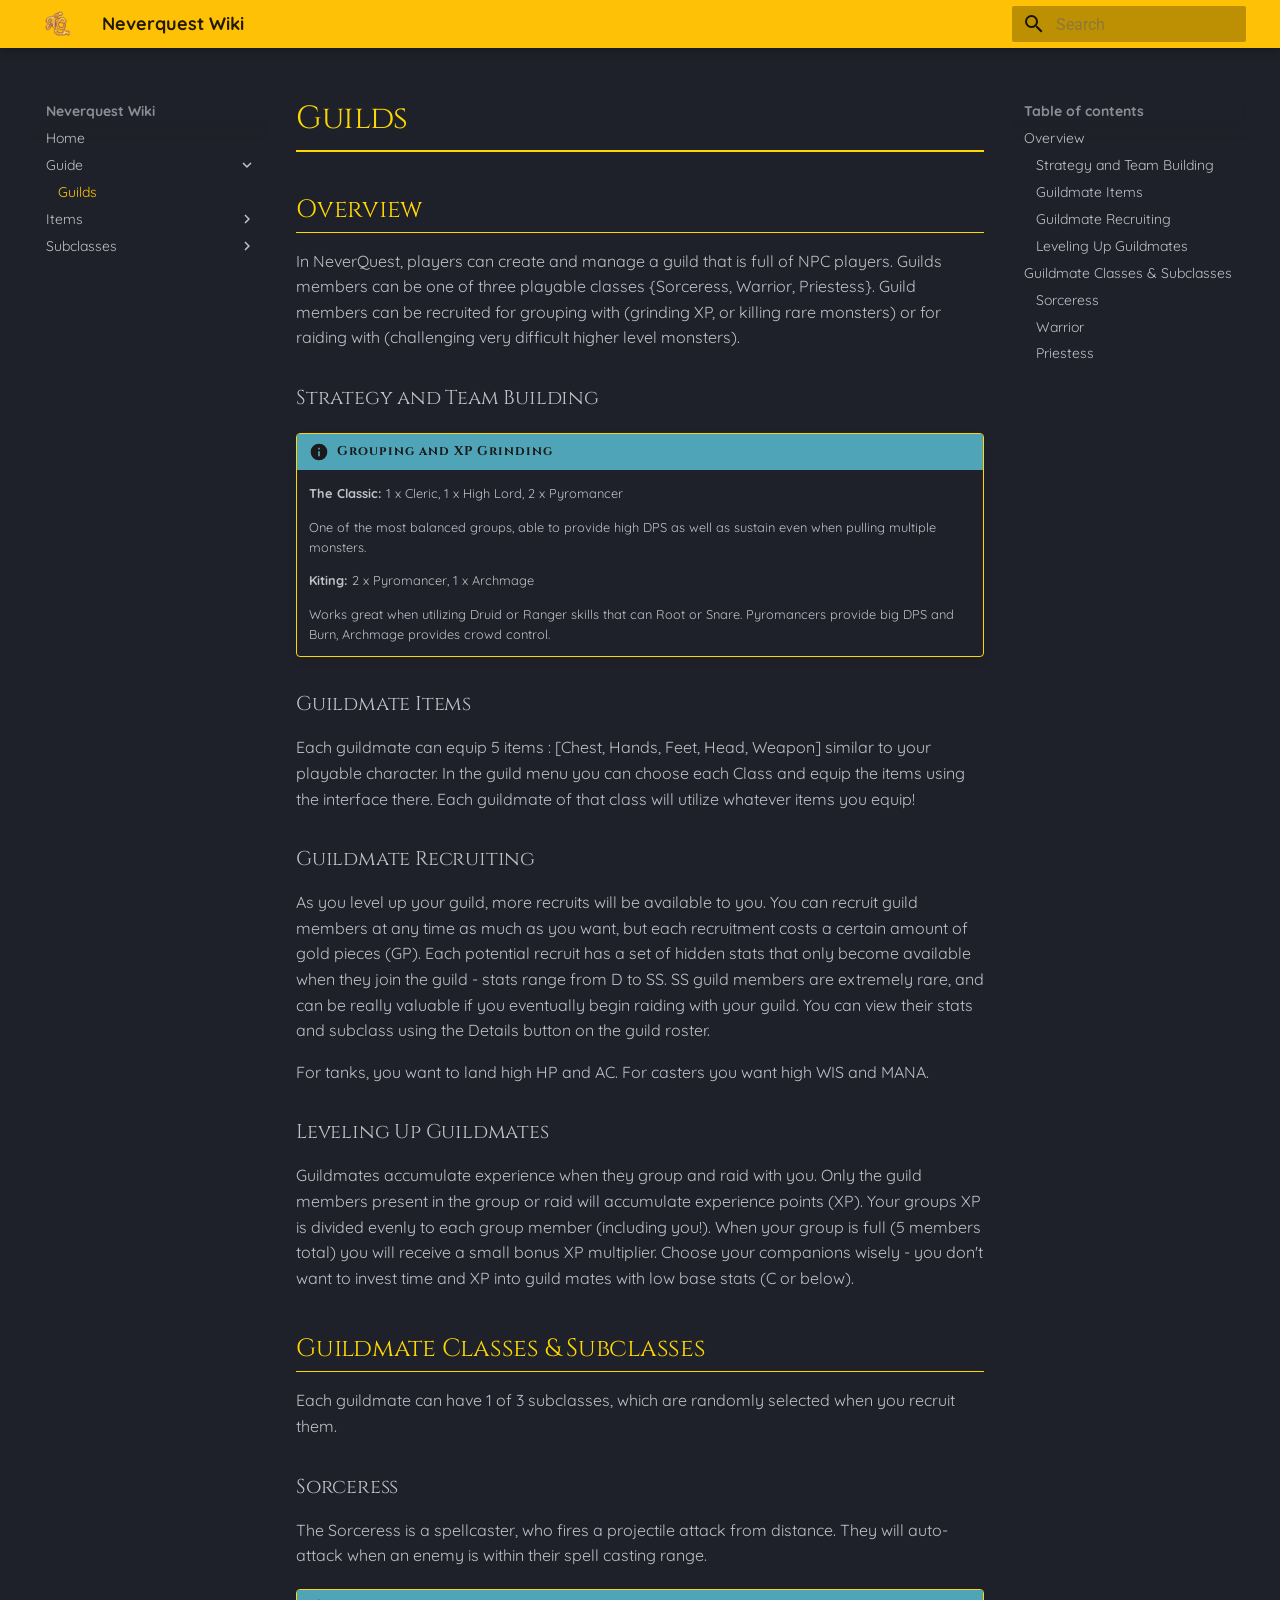
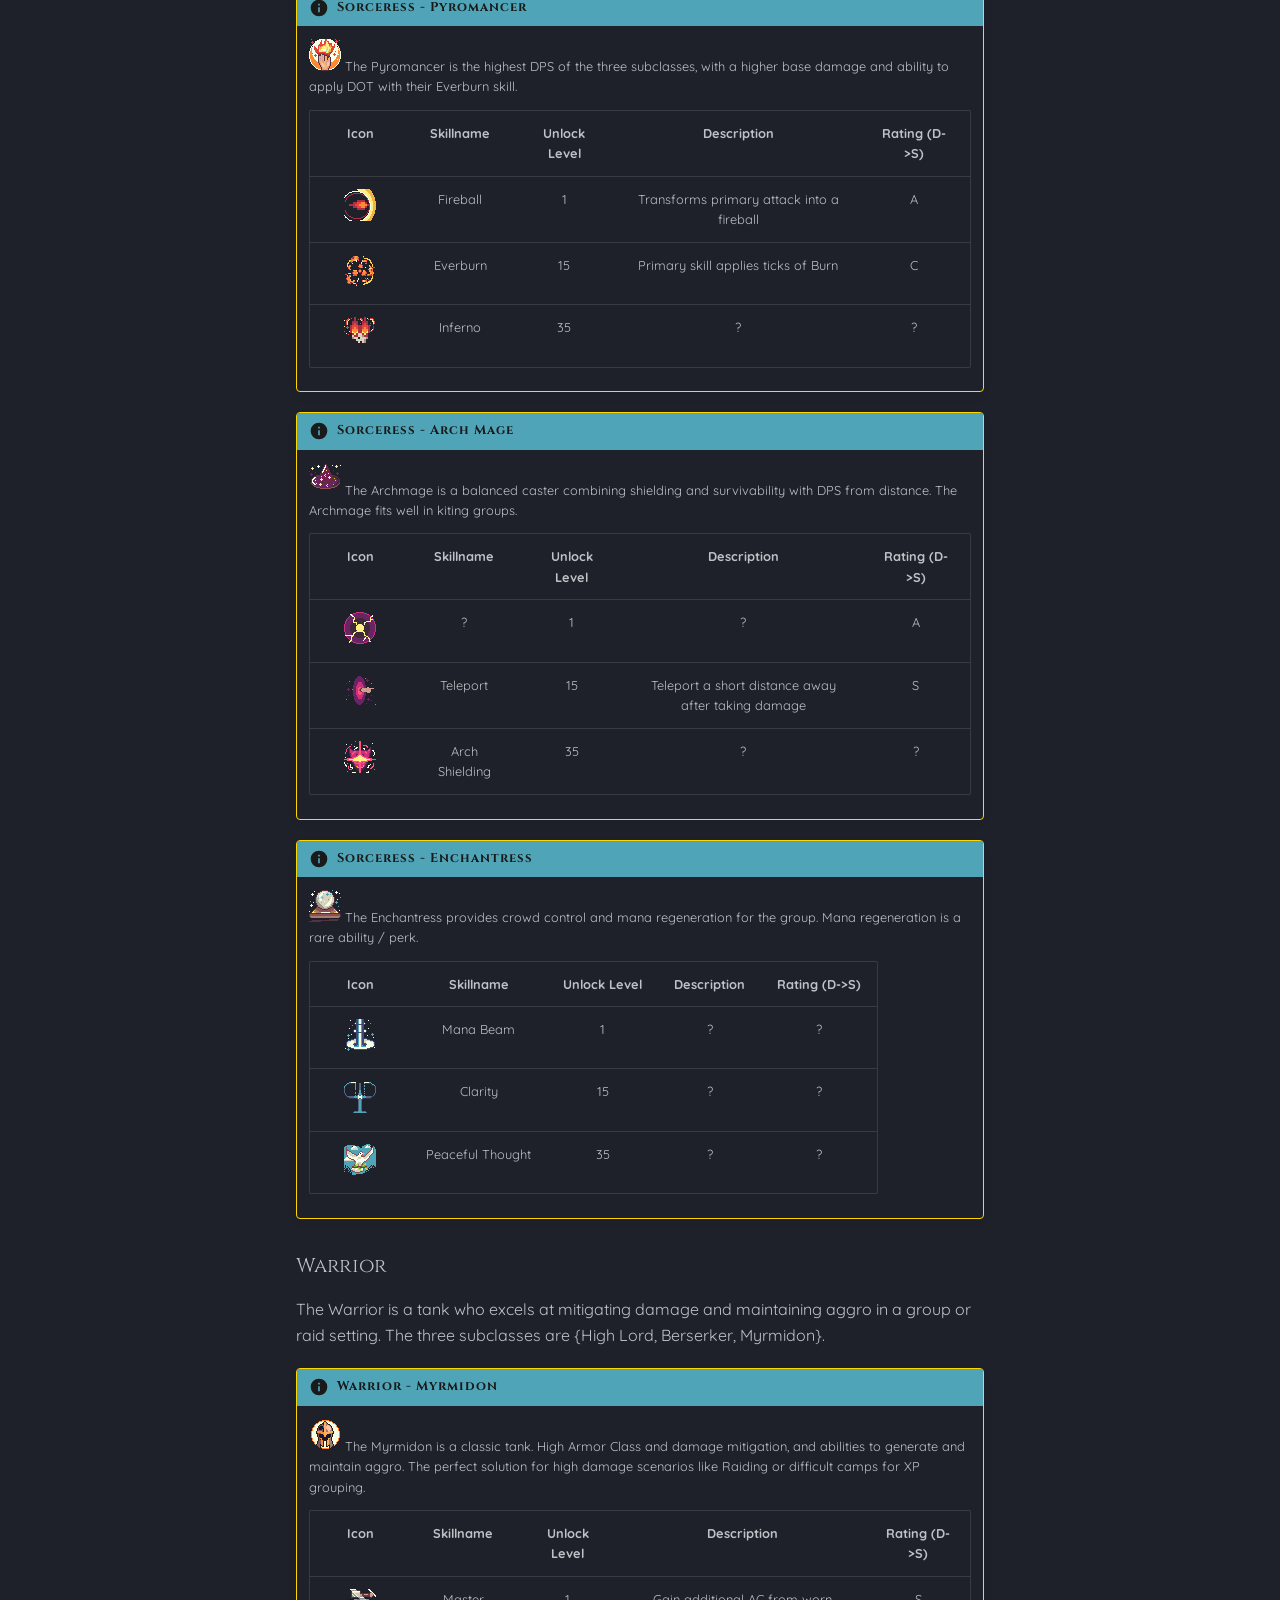
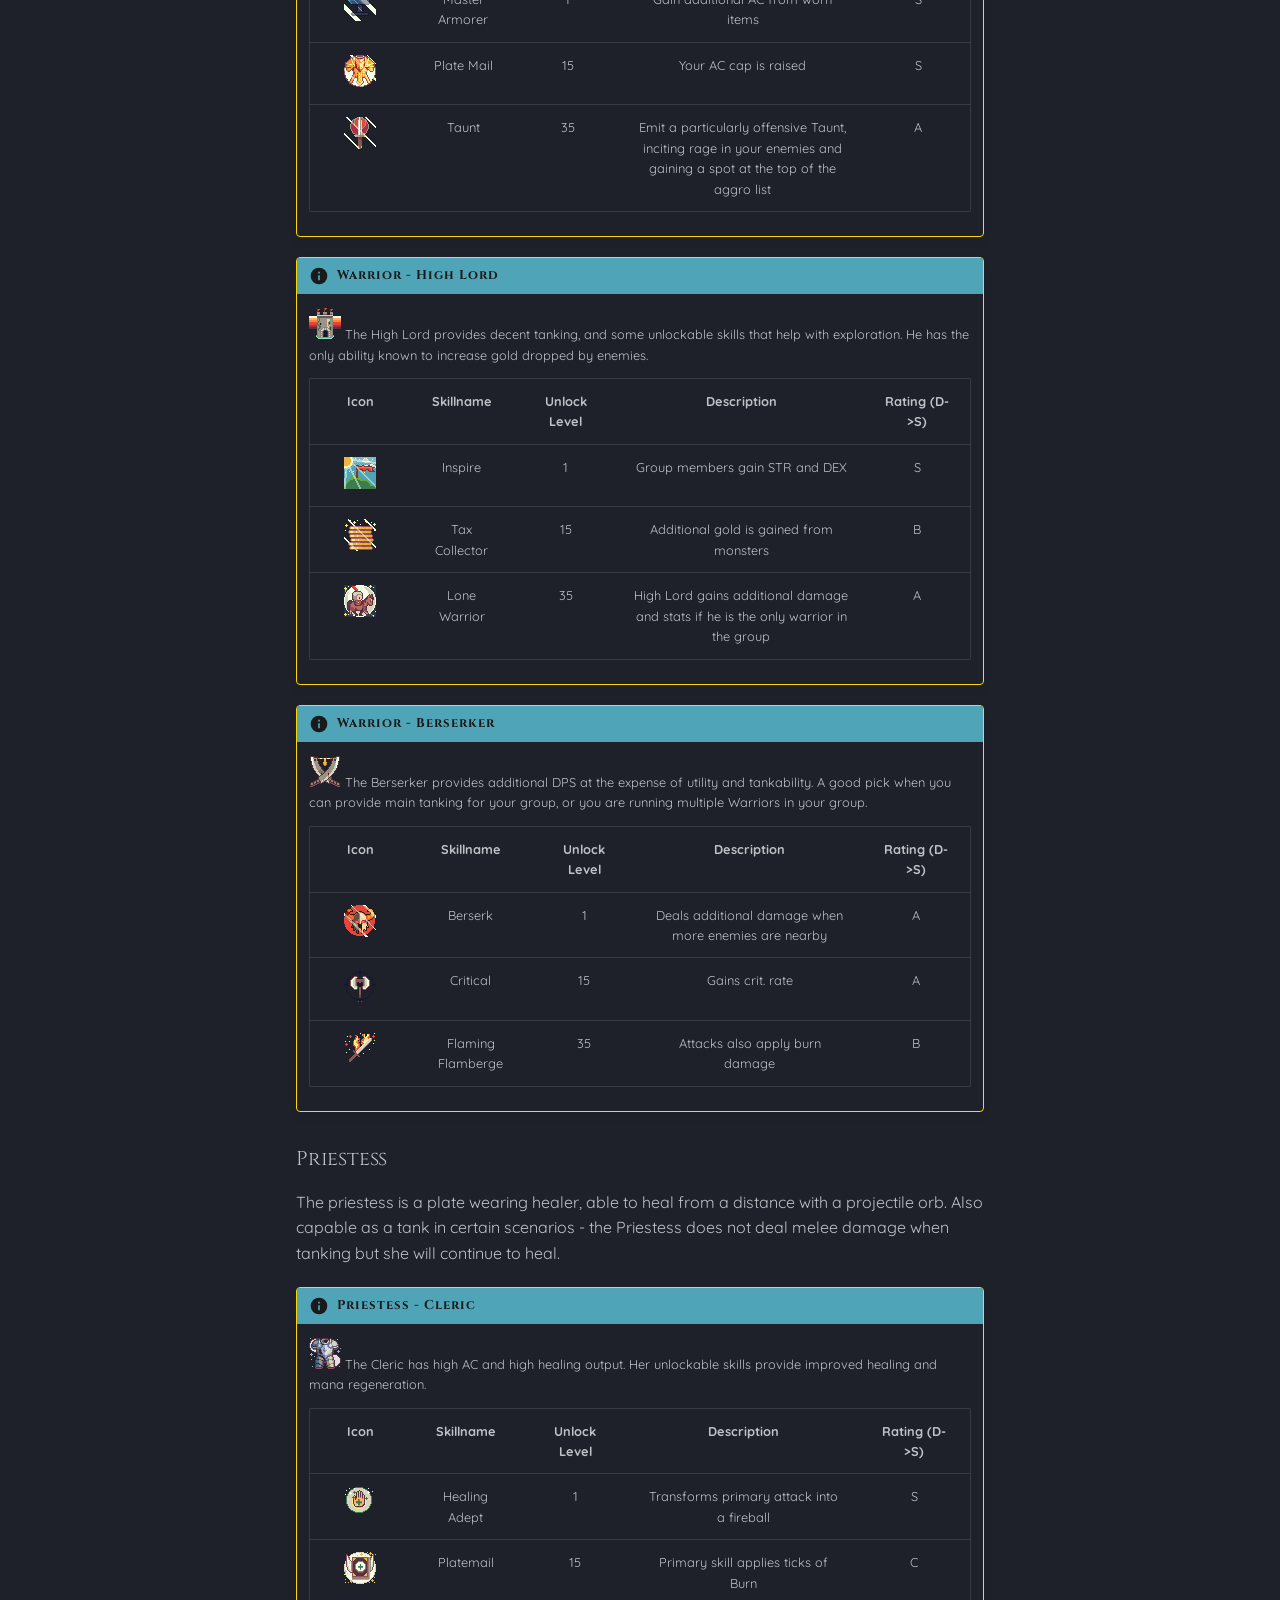
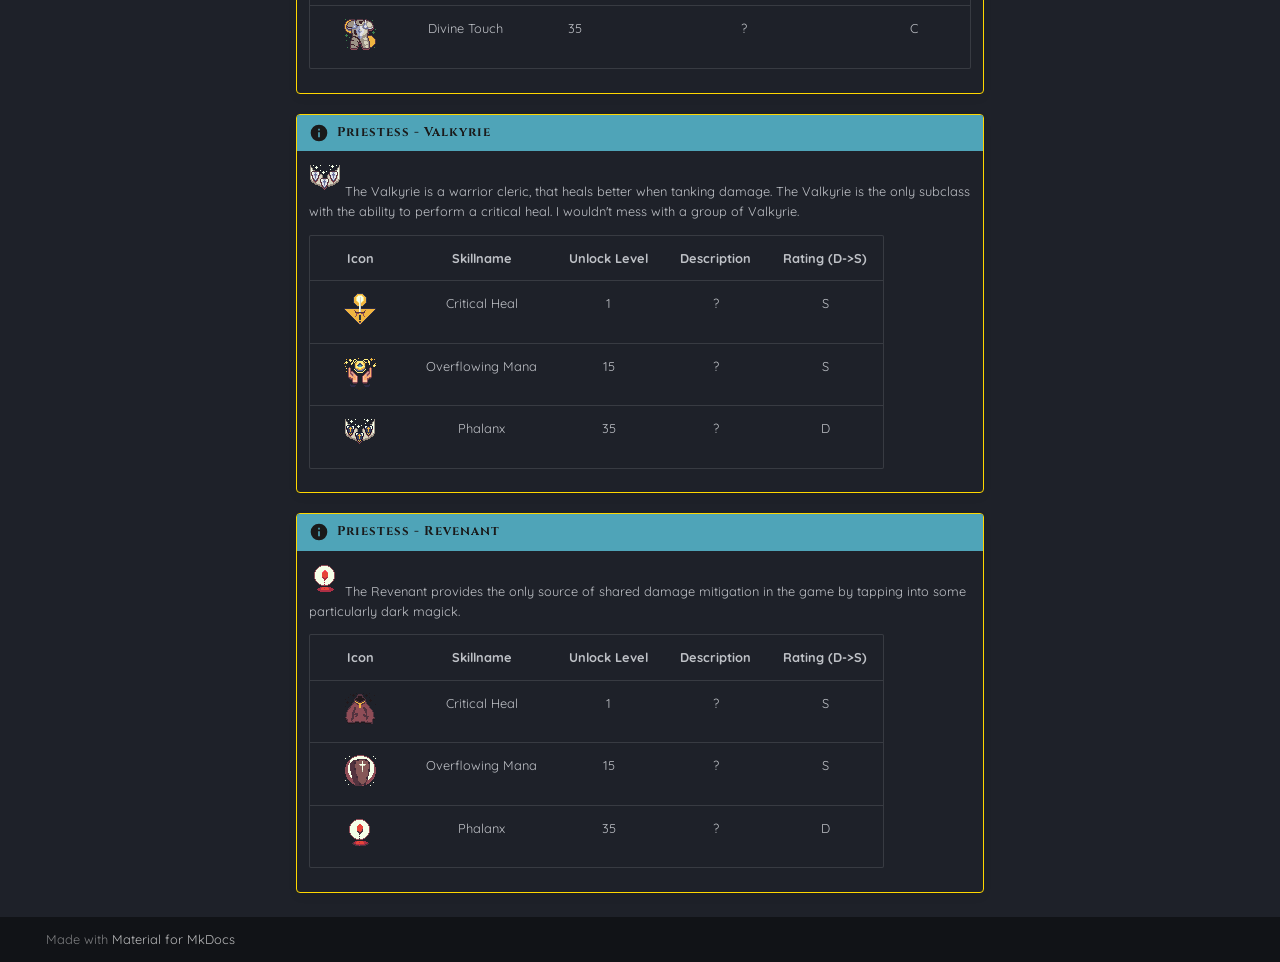
<file: mechanics/guildManagement/index.html>
<!doctype html>
<html lang="en" class="no-js">
  <head>
    
      <meta charset="utf-8">
      <meta name="viewport" content="width=device-width,initial-scale=1">
      
      
      
      
        <link rel="prev" href="../..">
      
      
        <link rel="next" href="../../itemDatabase/Aethylsteel_Longsword/">
      
      
        
      
      
      <link rel="icon" href="../../gameAssets/Aethylsteel_Longsword.png">
      <meta name="generator" content="mkdocs-1.6.1, mkdocs-material-9.7.6">
    
    
      
        <title>Guilds - Neverquest Wiki</title>
      
    
    
      <link rel="stylesheet" href="../../assets/stylesheets/main.484c7ddc.min.css">
      
        
        <link rel="stylesheet" href="../../assets/stylesheets/palette.ab4e12ef.min.css">
      
      


    
    
      
    
    
      
        
        
        <link rel="preconnect" href="https://fonts.gstatic.com" crossorigin>
        <link rel="stylesheet" href="https://fonts.googleapis.com/css?family=Roboto:300,300i,400,400i,700,700i%7CRoboto+Mono:400,400i,700,700i&display=fallback">
        <style>:root{--md-text-font:"Roboto";--md-code-font:"Roboto Mono"}</style>
      
    
    
      <link rel="stylesheet" href="../../stylesheets/extra.css">
    
    <script>__md_scope=new URL("../..",location),__md_hash=e=>[...e].reduce(((e,_)=>(e<<5)-e+_.charCodeAt(0)),0),__md_get=(e,_=localStorage,t=__md_scope)=>JSON.parse(_.getItem(t.pathname+"."+e)),__md_set=(e,_,t=localStorage,a=__md_scope)=>{try{t.setItem(a.pathname+"."+e,JSON.stringify(_))}catch(e){}}</script>
    
      

    
    
  </head>
  
  
    
    
    
    
    
    <body dir="ltr" data-md-color-scheme="slate" data-md-color-primary="amber" data-md-color-accent="amber">
  
    
    <input class="md-toggle" data-md-toggle="drawer" type="checkbox" id="__drawer" autocomplete="off">
    <input class="md-toggle" data-md-toggle="search" type="checkbox" id="__search" autocomplete="off">
    <label class="md-overlay" for="__drawer"></label>
    <div data-md-component="skip">
      
        
        <a href="#overview" class="md-skip">
          Skip to content
        </a>
      
    </div>
    <div data-md-component="announce">
      
    </div>
    
    
      

  

<header class="md-header md-header--shadow" data-md-component="header">
  <nav class="md-header__inner md-grid" aria-label="Header">
    <a href="../.." title="Neverquest Wiki" class="md-header__button md-logo" aria-label="Neverquest Wiki" data-md-component="logo">
      
  <img src="../../gameAssets/NQ32_32_Logo.png" alt="logo">

    </a>
    <label class="md-header__button md-icon" for="__drawer">
      
      <svg xmlns="http://www.w3.org/2000/svg" viewBox="0 0 24 24"><path d="M3 6h18v2H3zm0 5h18v2H3zm0 5h18v2H3z"/></svg>
    </label>
    <div class="md-header__title" data-md-component="header-title">
      <div class="md-header__ellipsis">
        <div class="md-header__topic">
          <span class="md-ellipsis">
            Neverquest Wiki
          </span>
        </div>
        <div class="md-header__topic" data-md-component="header-topic">
          <span class="md-ellipsis">
            
              Guilds
            
          </span>
        </div>
      </div>
    </div>
    
      
    
    
    
    
      
      
        <label class="md-header__button md-icon" for="__search">
          
          <svg xmlns="http://www.w3.org/2000/svg" viewBox="0 0 24 24"><path d="M9.5 3A6.5 6.5 0 0 1 16 9.5c0 1.61-.59 3.09-1.56 4.23l.27.27h.79l5 5-1.5 1.5-5-5v-.79l-.27-.27A6.52 6.52 0 0 1 9.5 16 6.5 6.5 0 0 1 3 9.5 6.5 6.5 0 0 1 9.5 3m0 2C7 5 5 7 5 9.5S7 14 9.5 14 14 12 14 9.5 12 5 9.5 5"/></svg>
        </label>
        <div class="md-search" data-md-component="search" role="dialog">
  <label class="md-search__overlay" for="__search"></label>
  <div class="md-search__inner" role="search">
    <form class="md-search__form" name="search">
      <input type="text" class="md-search__input" name="query" aria-label="Search" placeholder="Search" autocapitalize="off" autocorrect="off" autocomplete="off" spellcheck="false" data-md-component="search-query" required>
      <label class="md-search__icon md-icon" for="__search">
        
        <svg xmlns="http://www.w3.org/2000/svg" viewBox="0 0 24 24"><path d="M9.5 3A6.5 6.5 0 0 1 16 9.5c0 1.61-.59 3.09-1.56 4.23l.27.27h.79l5 5-1.5 1.5-5-5v-.79l-.27-.27A6.52 6.52 0 0 1 9.5 16 6.5 6.5 0 0 1 3 9.5 6.5 6.5 0 0 1 9.5 3m0 2C7 5 5 7 5 9.5S7 14 9.5 14 14 12 14 9.5 12 5 9.5 5"/></svg>
        
        <svg xmlns="http://www.w3.org/2000/svg" viewBox="0 0 24 24"><path d="M20 11v2H8l5.5 5.5-1.42 1.42L4.16 12l7.92-7.92L13.5 5.5 8 11z"/></svg>
      </label>
      <nav class="md-search__options" aria-label="Search">
        
        <button type="reset" class="md-search__icon md-icon" title="Clear" aria-label="Clear" tabindex="-1">
          
          <svg xmlns="http://www.w3.org/2000/svg" viewBox="0 0 24 24"><path d="M19 6.41 17.59 5 12 10.59 6.41 5 5 6.41 10.59 12 5 17.59 6.41 19 12 13.41 17.59 19 19 17.59 13.41 12z"/></svg>
        </button>
      </nav>
      
    </form>
    <div class="md-search__output">
      <div class="md-search__scrollwrap" tabindex="0" data-md-scrollfix>
        <div class="md-search-result" data-md-component="search-result">
          <div class="md-search-result__meta">
            Initializing search
          </div>
          <ol class="md-search-result__list" role="presentation"></ol>
        </div>
      </div>
    </div>
  </div>
</div>
      
    
    
  </nav>
  
</header>
    
    <div class="md-container" data-md-component="container">
      
      
        
          
        
      
      <main class="md-main" data-md-component="main">
        <div class="md-main__inner md-grid">
          
            
              
              <div class="md-sidebar md-sidebar--primary" data-md-component="sidebar" data-md-type="navigation" >
                <div class="md-sidebar__scrollwrap">
                  <div class="md-sidebar__inner">
                    



<nav class="md-nav md-nav--primary" aria-label="Navigation" data-md-level="0">
  <label class="md-nav__title" for="__drawer">
    <a href="../.." title="Neverquest Wiki" class="md-nav__button md-logo" aria-label="Neverquest Wiki" data-md-component="logo">
      
  <img src="../../gameAssets/NQ32_32_Logo.png" alt="logo">

    </a>
    Neverquest Wiki
  </label>
  
  <ul class="md-nav__list" data-md-scrollfix>
    
      
      
  
  
  
  
    <li class="md-nav__item">
      <a href="../.." class="md-nav__link">
        
  
  
  <span class="md-ellipsis">
    
  
    Home
  

    
  </span>
  
  

      </a>
    </li>
  

    
      
      
  
  
    
  
  
  
    
    
    
    
    
    <li class="md-nav__item md-nav__item--active md-nav__item--nested">
      
        
        
        <input class="md-nav__toggle md-toggle " type="checkbox" id="__nav_2" checked>
        
          
          <label class="md-nav__link" for="__nav_2" id="__nav_2_label" tabindex="0">
            
  
  
  <span class="md-ellipsis">
    
  
    Guide
  

    
  </span>
  
  

            <span class="md-nav__icon md-icon"></span>
          </label>
        
        <nav class="md-nav" data-md-level="1" aria-labelledby="__nav_2_label" aria-expanded="true">
          <label class="md-nav__title" for="__nav_2">
            <span class="md-nav__icon md-icon"></span>
            
  
    Guide
  

          </label>
          <ul class="md-nav__list" data-md-scrollfix>
            
              
                
  
  
    
  
  
  
    <li class="md-nav__item md-nav__item--active">
      
      <input class="md-nav__toggle md-toggle" type="checkbox" id="__toc">
      
      
      
        <label class="md-nav__link md-nav__link--active" for="__toc">
          
  
  
  <span class="md-ellipsis">
    
  
    Guilds
  

    
  </span>
  
  

          <span class="md-nav__icon md-icon"></span>
        </label>
      
      <a href="./" class="md-nav__link md-nav__link--active">
        
  
  
  <span class="md-ellipsis">
    
  
    Guilds
  

    
  </span>
  
  

      </a>
      
        

<nav class="md-nav md-nav--secondary" aria-label="Table of contents">
  
  
  
  
    <label class="md-nav__title" for="__toc">
      <span class="md-nav__icon md-icon"></span>
      Table of contents
    </label>
    <ul class="md-nav__list" data-md-component="toc" data-md-scrollfix>
      
        <li class="md-nav__item">
  <a href="#overview" class="md-nav__link">
    <span class="md-ellipsis">
      
        Overview
      
    </span>
  </a>
  
    <nav class="md-nav" aria-label="Overview">
      <ul class="md-nav__list">
        
          <li class="md-nav__item">
  <a href="#strategy-and-team-building" class="md-nav__link">
    <span class="md-ellipsis">
      
        Strategy and Team Building
      
    </span>
  </a>
  
</li>
        
          <li class="md-nav__item">
  <a href="#guildmate-items" class="md-nav__link">
    <span class="md-ellipsis">
      
        Guildmate Items
      
    </span>
  </a>
  
</li>
        
          <li class="md-nav__item">
  <a href="#guildmate-recruiting" class="md-nav__link">
    <span class="md-ellipsis">
      
        Guildmate Recruiting
      
    </span>
  </a>
  
</li>
        
          <li class="md-nav__item">
  <a href="#leveling-up-guildmates" class="md-nav__link">
    <span class="md-ellipsis">
      
        Leveling Up Guildmates
      
    </span>
  </a>
  
</li>
        
      </ul>
    </nav>
  
</li>
      
        <li class="md-nav__item">
  <a href="#guildmate-classes-subclasses" class="md-nav__link">
    <span class="md-ellipsis">
      
        Guildmate Classes &amp; Subclasses
      
    </span>
  </a>
  
    <nav class="md-nav" aria-label="Guildmate Classes &amp; Subclasses">
      <ul class="md-nav__list">
        
          <li class="md-nav__item">
  <a href="#sorceress" class="md-nav__link">
    <span class="md-ellipsis">
      
        Sorceress
      
    </span>
  </a>
  
</li>
        
          <li class="md-nav__item">
  <a href="#warrior" class="md-nav__link">
    <span class="md-ellipsis">
      
        Warrior
      
    </span>
  </a>
  
</li>
        
          <li class="md-nav__item">
  <a href="#priestess" class="md-nav__link">
    <span class="md-ellipsis">
      
        Priestess
      
    </span>
  </a>
  
</li>
        
      </ul>
    </nav>
  
</li>
      
    </ul>
  
</nav>
      
    </li>
  

              
            
          </ul>
        </nav>
      
    </li>
  

    
      
      
  
  
  
  
    
    
    
    
    
    <li class="md-nav__item md-nav__item--nested">
      
        
        
        <input class="md-nav__toggle md-toggle " type="checkbox" id="__nav_3" >
        
          
          <label class="md-nav__link" for="__nav_3" id="__nav_3_label" tabindex="0">
            
  
  
  <span class="md-ellipsis">
    
  
    Items
  

    
  </span>
  
  

            <span class="md-nav__icon md-icon"></span>
          </label>
        
        <nav class="md-nav" data-md-level="1" aria-labelledby="__nav_3_label" aria-expanded="false">
          <label class="md-nav__title" for="__nav_3">
            <span class="md-nav__icon md-icon"></span>
            
  
    Items
  

          </label>
          <ul class="md-nav__list" data-md-scrollfix>
            
              
                
  
  
  
  
    <li class="md-nav__item">
      <a href="../../itemDatabase/Aethylsteel_Longsword/" class="md-nav__link">
        
  
  
  <span class="md-ellipsis">
    
  
    Aethylsteel Longsword
  

    
  </span>
  
  

      </a>
    </li>
  

              
            
          </ul>
        </nav>
      
    </li>
  

    
      
      
  
  
  
  
    
    
    
    
    
    <li class="md-nav__item md-nav__item--nested">
      
        
        
        <input class="md-nav__toggle md-toggle " type="checkbox" id="__nav_4" >
        
          
          <label class="md-nav__link" for="__nav_4" id="__nav_4_label" tabindex="0">
            
  
  
  <span class="md-ellipsis">
    
  
    Subclasses
  

    
  </span>
  
  

            <span class="md-nav__icon md-icon"></span>
          </label>
        
        <nav class="md-nav" data-md-level="1" aria-labelledby="__nav_4_label" aria-expanded="false">
          <label class="md-nav__title" for="__nav_4">
            <span class="md-nav__icon md-icon"></span>
            
  
    Subclasses
  

          </label>
          <ul class="md-nav__list" data-md-scrollfix>
            
              
                
  
  
  
  
    <li class="md-nav__item">
      <a href="../subclass_Druid/" class="md-nav__link">
        
  
  
  <span class="md-ellipsis">
    
  
    Druid
  

    
  </span>
  
  

      </a>
    </li>
  

              
            
          </ul>
        </nav>
      
    </li>
  

    
  </ul>
</nav>
                  </div>
                </div>
              </div>
            
            
              
              <div class="md-sidebar md-sidebar--secondary" data-md-component="sidebar" data-md-type="toc" >
                <div class="md-sidebar__scrollwrap">
                  <div class="md-sidebar__inner">
                    

<nav class="md-nav md-nav--secondary" aria-label="Table of contents">
  
  
  
  
    <label class="md-nav__title" for="__toc">
      <span class="md-nav__icon md-icon"></span>
      Table of contents
    </label>
    <ul class="md-nav__list" data-md-component="toc" data-md-scrollfix>
      
        <li class="md-nav__item">
  <a href="#overview" class="md-nav__link">
    <span class="md-ellipsis">
      
        Overview
      
    </span>
  </a>
  
    <nav class="md-nav" aria-label="Overview">
      <ul class="md-nav__list">
        
          <li class="md-nav__item">
  <a href="#strategy-and-team-building" class="md-nav__link">
    <span class="md-ellipsis">
      
        Strategy and Team Building
      
    </span>
  </a>
  
</li>
        
          <li class="md-nav__item">
  <a href="#guildmate-items" class="md-nav__link">
    <span class="md-ellipsis">
      
        Guildmate Items
      
    </span>
  </a>
  
</li>
        
          <li class="md-nav__item">
  <a href="#guildmate-recruiting" class="md-nav__link">
    <span class="md-ellipsis">
      
        Guildmate Recruiting
      
    </span>
  </a>
  
</li>
        
          <li class="md-nav__item">
  <a href="#leveling-up-guildmates" class="md-nav__link">
    <span class="md-ellipsis">
      
        Leveling Up Guildmates
      
    </span>
  </a>
  
</li>
        
      </ul>
    </nav>
  
</li>
      
        <li class="md-nav__item">
  <a href="#guildmate-classes-subclasses" class="md-nav__link">
    <span class="md-ellipsis">
      
        Guildmate Classes &amp; Subclasses
      
    </span>
  </a>
  
    <nav class="md-nav" aria-label="Guildmate Classes &amp; Subclasses">
      <ul class="md-nav__list">
        
          <li class="md-nav__item">
  <a href="#sorceress" class="md-nav__link">
    <span class="md-ellipsis">
      
        Sorceress
      
    </span>
  </a>
  
</li>
        
          <li class="md-nav__item">
  <a href="#warrior" class="md-nav__link">
    <span class="md-ellipsis">
      
        Warrior
      
    </span>
  </a>
  
</li>
        
          <li class="md-nav__item">
  <a href="#priestess" class="md-nav__link">
    <span class="md-ellipsis">
      
        Priestess
      
    </span>
  </a>
  
</li>
        
      </ul>
    </nav>
  
</li>
      
    </ul>
  
</nav>
                  </div>
                </div>
              </div>
            
          
          
            <div class="md-content" data-md-component="content">
              
              <article class="md-content__inner md-typeset">
                
                  



  <h1>Guilds</h1>

<h2 id="overview">Overview</h2>
<p>In NeverQuest, players can create and manage a guild that is full of NPC players.  Guilds members can be one of three playable classes {Sorceress, Warrior, Priestess}.
Guild members can be recruited for grouping with (grinding XP, or killing rare monsters) or for raiding with (challenging very difficult higher level monsters).</p>
<h3 id="strategy-and-team-building">Strategy and Team Building</h3>
<div class="admonition info">
<p class="admonition-title">Grouping and XP Grinding</p>
<p><strong>The Classic:</strong> 1 x Cleric, 1 x High Lord, 2 x Pyromancer</p>
<p>One of the most balanced groups, able to provide high DPS as well as sustain even when pulling multiple monsters.</p>
<p><strong>Kiting:</strong> 2 x Pyromancer, 1 x Archmage</p>
<p>Works great when utilizing Druid or Ranger skills that can Root or Snare.  Pyromancers provide big DPS and Burn, Archmage provides crowd control.</p>
</div>
<h3 id="guildmate-items">Guildmate Items</h3>
<p>Each guildmate can equip 5 items : [Chest, Hands, Feet, Head, Weapon] similar to your playable character.  In the guild menu you can choose each Class and equip the items using the interface there.  Each guildmate of that class will utilize whatever items you equip! </p>
<h3 id="guildmate-recruiting">Guildmate Recruiting</h3>
<p>As you level up your guild, more recruits will be available to you.  You can recruit guild members at any time as much as you want, but each recruitment costs a certain amount of gold pieces (GP). Each potential recruit has a set of hidden stats that only become available when they join the guild - stats range from D to SS.  SS guild members are extremely rare, and can be really valuable if you eventually begin raiding with your guild.  You can view their stats and subclass using the Details button on the guild roster.</p>
<p>For tanks, you want to land high HP and AC. For casters you want high WIS and MANA.</p>
<h3 id="leveling-up-guildmates">Leveling Up Guildmates</h3>
<p>Guildmates accumulate experience when they group and raid with you.  Only the guild members present in the group or raid will accumulate experience points (XP).  Your groups XP is divided evenly to each group member (including you!).  When your group is full (5 members total) you will receive a small bonus XP multiplier.  Choose your companions wisely - you don't want to invest time and XP into guild mates with low base stats (C or below).  </p>
<h2 id="guildmate-classes-subclasses">Guildmate Classes &amp; Subclasses</h2>
<p>Each guildmate can have 1 of 3 subclasses, which are randomly selected when you recruit them.</p>
<h3 id="sorceress">Sorceress</h3>
<p>The Sorceress is a spellcaster, who fires a projectile attack from distance.  They will auto-attack when an enemy is within their spell casting range.</p>
<div class="admonition info">
<p class="admonition-title">Sorceress - Pyromancer</p>
<p><img alt="Pyromancer" src="../../gameAssets/SubclassIcons_Tank_Sorceress4.png" style="image-rendering: pixelated; width: 32px;" />
The Pyromancer is the highest DPS of the three subclasses, with a higher base damage and ability to apply DOT with their Everburn skill.</p>
<table>
<thead>
<tr>
<th style="text-align: center;">Icon</th>
<th style="text-align: center;">Skillname</th>
<th style="text-align: center;">Unlock Level</th>
<th style="text-align: center;">Description</th>
<th style="text-align: center;">Rating (D-&gt;S)</th>
</tr>
</thead>
<tbody>
<tr>
<td style="text-align: center;"><img alt="Fireball" src="../../gameAssets/sorceressIcons6.png" style="image-rendering: pixelated; width: 32px;" /></td>
<td style="text-align: center;">Fireball</td>
<td style="text-align: center;">1</td>
<td style="text-align: center;">Transforms primary attack into a fireball</td>
<td style="text-align: center;">A</td>
</tr>
<tr>
<td style="text-align: center;"><img alt="Everburn" src="../../gameAssets/sorceressIcons7.png" style="image-rendering: pixelated; width: 32px;" /></td>
<td style="text-align: center;">Everburn</td>
<td style="text-align: center;">15</td>
<td style="text-align: center;">Primary skill applies ticks of Burn</td>
<td style="text-align: center;">C</td>
</tr>
<tr>
<td style="text-align: center;"><img alt="Inferno" src="../../gameAssets/sorceressIcons8.png" style="image-rendering: pixelated; width: 32px;" /></td>
<td style="text-align: center;">Inferno</td>
<td style="text-align: center;">35</td>
<td style="text-align: center;">?</td>
<td style="text-align: center;">?</td>
</tr>
</tbody>
</table>
</div>
<div class="admonition info">
<p class="admonition-title">Sorceress - Arch Mage</p>
<p><img alt="Archmage" src="../../gameAssets/SubclassIcons_Tank_Sorceress3.png" style="image-rendering: pixelated; width: 32px;" />
The Archmage is a balanced caster combining shielding and survivability with DPS from distance. The Archmage fits well in kiting groups.</p>
<table>
<thead>
<tr>
<th style="text-align: center;">Icon</th>
<th style="text-align: center;">Skillname</th>
<th style="text-align: center;">Unlock Level</th>
<th style="text-align: center;">Description</th>
<th style="text-align: center;">Rating (D-&gt;S)</th>
</tr>
</thead>
<tbody>
<tr>
<td style="text-align: center;"><img alt="?" src="../../gameAssets/sorceressIcons3.png" style="image-rendering: pixelated; width: 32px;" /></td>
<td style="text-align: center;">?</td>
<td style="text-align: center;">1</td>
<td style="text-align: center;">?</td>
<td style="text-align: center;">A</td>
</tr>
<tr>
<td style="text-align: center;"><img alt="Teleport" src="../../gameAssets/sorceressIcons4.png" style="image-rendering: pixelated; width: 32px;" /></td>
<td style="text-align: center;">Teleport</td>
<td style="text-align: center;">15</td>
<td style="text-align: center;">Teleport a short distance away after taking damage</td>
<td style="text-align: center;">S</td>
</tr>
<tr>
<td style="text-align: center;"><img alt="Arch Shielding" src="../../gameAssets/sorceressIcons5.png" style="image-rendering: pixelated; width: 32px;" /></td>
<td style="text-align: center;">Arch Shielding</td>
<td style="text-align: center;">35</td>
<td style="text-align: center;">?</td>
<td style="text-align: center;">?</td>
</tr>
</tbody>
</table>
</div>
<div class="admonition info">
<p class="admonition-title">Sorceress - Enchantress</p>
<p><img alt="Enchantress" src="../../gameAssets/SubclassIcons_Tank_Sorceress5.png" style="image-rendering: pixelated; width: 32px;" />
The Enchantress provides crowd control and mana regeneration for the group.  Mana regeneration is a rare ability / perk.</p>
<table>
<thead>
<tr>
<th style="text-align: center;">Icon</th>
<th style="text-align: center;">Skillname</th>
<th style="text-align: center;">Unlock Level</th>
<th style="text-align: center;">Description</th>
<th style="text-align: center;">Rating (D-&gt;S)</th>
</tr>
</thead>
<tbody>
<tr>
<td style="text-align: center;"><img alt="Mana Beam" src="../../gameAssets/sorceressIcons0.png" style="image-rendering: pixelated; width: 32px;" /></td>
<td style="text-align: center;">Mana Beam</td>
<td style="text-align: center;">1</td>
<td style="text-align: center;">?</td>
<td style="text-align: center;">?</td>
</tr>
<tr>
<td style="text-align: center;"><img alt="Clarity" src="../../gameAssets/sorceressIcons1.png" style="image-rendering: pixelated; width: 32px;" /></td>
<td style="text-align: center;">Clarity</td>
<td style="text-align: center;">15</td>
<td style="text-align: center;">?</td>
<td style="text-align: center;">?</td>
</tr>
<tr>
<td style="text-align: center;"><img alt="Peaceful Thought" src="../../gameAssets/sorceressIcons2.png" style="image-rendering: pixelated; width: 32px;" /></td>
<td style="text-align: center;">Peaceful Thought</td>
<td style="text-align: center;">35</td>
<td style="text-align: center;">?</td>
<td style="text-align: center;">?</td>
</tr>
</tbody>
</table>
</div>
<h3 id="warrior">Warrior</h3>
<p>The Warrior is a tank who excels at mitigating damage and maintaining aggro in a group or raid setting.  The three subclasses are {High Lord, Berserker, Myrmidon}.</p>
<div class="admonition info">
<p class="admonition-title">Warrior - Myrmidon</p>
<p><img alt="Myrmidon" src="../../gameAssets/SubclassIcons_Tank_Sorceress1.png" style="image-rendering: pixelated; width: 32px;" />
The Myrmidon is a classic tank.  High Armor Class and damage mitigation, and abilities to generate and maintain aggro.  The perfect solution for high damage scenarios like Raiding or difficult camps for XP grouping.</p>
<table>
<thead>
<tr>
<th style="text-align: center;">Icon</th>
<th style="text-align: center;">Skillname</th>
<th style="text-align: center;">Unlock Level</th>
<th style="text-align: center;">Description</th>
<th style="text-align: center;">Rating (D-&gt;S)</th>
</tr>
</thead>
<tbody>
<tr>
<td style="text-align: center;"><img alt="Master Armorer" src="../../gameAssets/tankSkill_Icons3.png" style="image-rendering: pixelated; width: 32px;" /></td>
<td style="text-align: center;">Master Armorer</td>
<td style="text-align: center;">1</td>
<td style="text-align: center;">Gain additional AC from worn items</td>
<td style="text-align: center;">S</td>
</tr>
<tr>
<td style="text-align: center;"><img alt="Plate Mail" src="../../gameAssets/tankSkill_Icons4.png" style="image-rendering: pixelated; width: 32px;" /></td>
<td style="text-align: center;">Plate Mail</td>
<td style="text-align: center;">15</td>
<td style="text-align: center;">Your AC cap is raised</td>
<td style="text-align: center;">S</td>
</tr>
<tr>
<td style="text-align: center;"><img alt="Taunt" src="../../gameAssets/tankSkill_Icons5.png" style="image-rendering: pixelated; width: 32px;" /></td>
<td style="text-align: center;">Taunt</td>
<td style="text-align: center;">35</td>
<td style="text-align: center;">Emit a particularly offensive Taunt, inciting rage in your enemies and gaining a spot at the top of the aggro list</td>
<td style="text-align: center;">A</td>
</tr>
</tbody>
</table>
</div>
<div class="admonition info">
<p class="admonition-title">Warrior - High Lord</p>
<p><img alt="High Lord" src="../../gameAssets/SubclassIcons_Tank_Sorceress0.png" style="image-rendering: pixelated; width: 32px;" />
The High Lord provides decent tanking, and some unlockable skills that help with exploration.  He has the only ability known to increase gold dropped by enemies.</p>
<table>
<thead>
<tr>
<th style="text-align: center;">Icon</th>
<th style="text-align: center;">Skillname</th>
<th style="text-align: center;">Unlock Level</th>
<th style="text-align: center;">Description</th>
<th style="text-align: center;">Rating (D-&gt;S)</th>
</tr>
</thead>
<tbody>
<tr>
<td style="text-align: center;"><img alt="Inspire" src="../../gameAssets/tankSkill_Icons0.png" style="image-rendering: pixelated; width: 32px;" /></td>
<td style="text-align: center;">Inspire</td>
<td style="text-align: center;">1</td>
<td style="text-align: center;">Group members gain STR and DEX</td>
<td style="text-align: center;">S</td>
</tr>
<tr>
<td style="text-align: center;"><img alt="Tax Collector" src="../../gameAssets/tankSkill_Icons1.png" style="image-rendering: pixelated; width: 32px;" /></td>
<td style="text-align: center;">Tax Collector</td>
<td style="text-align: center;">15</td>
<td style="text-align: center;">Additional gold is gained from monsters</td>
<td style="text-align: center;">B</td>
</tr>
<tr>
<td style="text-align: center;"><img alt="Lone Warrior" src="../../gameAssets/tankSkill_Icons2.png" style="image-rendering: pixelated; width: 32px;" /></td>
<td style="text-align: center;">Lone Warrior</td>
<td style="text-align: center;">35</td>
<td style="text-align: center;">High Lord gains additional damage and stats if he is the only warrior in the group</td>
<td style="text-align: center;">A</td>
</tr>
</tbody>
</table>
</div>
<div class="admonition info">
<p class="admonition-title">Warrior - Berserker</p>
<p><img alt="Berserker" src="../../gameAssets/SubclassIcons_Tank_Sorceress2.png" style="image-rendering: pixelated; width: 32px;" />
The Berserker provides additional DPS at the expense of utility and tankability.  A good pick when you can provide main tanking for your group, or you are running multiple Warriors in your group.</p>
<table>
<thead>
<tr>
<th style="text-align: center;">Icon</th>
<th style="text-align: center;">Skillname</th>
<th style="text-align: center;">Unlock Level</th>
<th style="text-align: center;">Description</th>
<th style="text-align: center;">Rating (D-&gt;S)</th>
</tr>
</thead>
<tbody>
<tr>
<td style="text-align: center;"><img alt="Berserk" src="../../gameAssets/tankSkill_Icons6.png" style="image-rendering: pixelated; width: 32px;" /></td>
<td style="text-align: center;">Berserk</td>
<td style="text-align: center;">1</td>
<td style="text-align: center;">Deals additional damage when more enemies are nearby</td>
<td style="text-align: center;">A</td>
</tr>
<tr>
<td style="text-align: center;"><img alt="Critical" src="../../gameAssets/tankSkill_Icons7.png" style="image-rendering: pixelated; width: 32px;" /></td>
<td style="text-align: center;">Critical</td>
<td style="text-align: center;">15</td>
<td style="text-align: center;">Gains crit. rate</td>
<td style="text-align: center;">A</td>
</tr>
<tr>
<td style="text-align: center;"><img alt="Flaming Flamberge" src="../../gameAssets/tankSkill_Icons8.png" style="image-rendering: pixelated; width: 32px;" /></td>
<td style="text-align: center;">Flaming Flamberge</td>
<td style="text-align: center;">35</td>
<td style="text-align: center;">Attacks also apply burn damage</td>
<td style="text-align: center;">B</td>
</tr>
</tbody>
</table>
</div>
<h3 id="priestess">Priestess</h3>
<p>The priestess is a plate wearing healer, able to heal from a distance with a projectile orb.  Also capable as a tank in certain scenarios - the Priestess does not deal melee damage when tanking but she will continue to heal.</p>
<div class="admonition info">
<p class="admonition-title">Priestess - Cleric</p>
<p><img alt="Cleric" src="../../gameAssets/priestessSubclass_Icons1.png" style="image-rendering: pixelated; width: 32px;" />
The Cleric has high AC and high healing output.  Her unlockable skills provide improved healing and mana regeneration.</p>
<table>
<thead>
<tr>
<th style="text-align: center;">Icon</th>
<th style="text-align: center;">Skillname</th>
<th style="text-align: center;">Unlock Level</th>
<th style="text-align: center;">Description</th>
<th style="text-align: center;">Rating (D-&gt;S)</th>
</tr>
</thead>
<tbody>
<tr>
<td style="text-align: center;"><img alt="Healing Adept" src="../../gameAssets/priestessAbility_Icons0.png" style="image-rendering: pixelated; width: 32px;" /></td>
<td style="text-align: center;">Healing Adept</td>
<td style="text-align: center;">1</td>
<td style="text-align: center;">Transforms primary attack into a fireball</td>
<td style="text-align: center;">S</td>
</tr>
<tr>
<td style="text-align: center;"><img alt="Platemail" src="../../gameAssets/priestessAbility_Icons1.png" style="image-rendering: pixelated; width: 32px;" /></td>
<td style="text-align: center;">Platemail</td>
<td style="text-align: center;">15</td>
<td style="text-align: center;">Primary skill applies ticks of Burn</td>
<td style="text-align: center;">C</td>
</tr>
<tr>
<td style="text-align: center;"><img alt="Divine Touch" src="../../gameAssets/priestessAbility_Icons2.png" style="image-rendering: pixelated; width: 32px;" /></td>
<td style="text-align: center;">Divine Touch</td>
<td style="text-align: center;">35</td>
<td style="text-align: center;">?</td>
<td style="text-align: center;">C</td>
</tr>
</tbody>
</table>
</div>
<div class="admonition info">
<p class="admonition-title">Priestess - Valkyrie</p>
<p><img alt="Valkyrie" src="../../gameAssets/priestessSubclass_Icons0.png" style="image-rendering: pixelated; width: 32px;" />
The Valkyrie is a warrior cleric, that heals better when tanking damage.  The Valkyrie is the only subclass with the ability to perform a critical heal.  I wouldn't mess with a group of Valkyrie.</p>
<table>
<thead>
<tr>
<th style="text-align: center;">Icon</th>
<th style="text-align: center;">Skillname</th>
<th style="text-align: center;">Unlock Level</th>
<th style="text-align: center;">Description</th>
<th style="text-align: center;">Rating (D-&gt;S)</th>
</tr>
</thead>
<tbody>
<tr>
<td style="text-align: center;"><img alt="Critical Heal" src="../../gameAssets/priestessAbility_Icons3.png" style="image-rendering: pixelated; width: 32px;" /></td>
<td style="text-align: center;">Critical Heal</td>
<td style="text-align: center;">1</td>
<td style="text-align: center;">?</td>
<td style="text-align: center;">S</td>
</tr>
<tr>
<td style="text-align: center;"><img alt="Overflowing Mana" src="../../gameAssets/priestessAbility_Icons4.png" style="image-rendering: pixelated; width: 32px;" /></td>
<td style="text-align: center;">Overflowing Mana</td>
<td style="text-align: center;">15</td>
<td style="text-align: center;">?</td>
<td style="text-align: center;">S</td>
</tr>
<tr>
<td style="text-align: center;"><img alt="Phalanx" src="../../gameAssets/priestessAbility_Icons5.png" style="image-rendering: pixelated; width: 32px;" /></td>
<td style="text-align: center;">Phalanx</td>
<td style="text-align: center;">35</td>
<td style="text-align: center;">?</td>
<td style="text-align: center;">D</td>
</tr>
</tbody>
</table>
</div>
<div class="admonition info">
<p class="admonition-title">Priestess - Revenant</p>
<p><img alt="Revenant" src="../../gameAssets/priestessSubclass_Icons3.png" style="image-rendering: pixelated; width: 32px;" />
The Revenant provides the only source of shared damage mitigation in the game by tapping into some particularly dark magick.</p>
<table>
<thead>
<tr>
<th style="text-align: center;">Icon</th>
<th style="text-align: center;">Skillname</th>
<th style="text-align: center;">Unlock Level</th>
<th style="text-align: center;">Description</th>
<th style="text-align: center;">Rating (D-&gt;S)</th>
</tr>
</thead>
<tbody>
<tr>
<td style="text-align: center;"><img alt="Critical Heal" src="../../gameAssets/priestessAbility_Icons6.png" style="image-rendering: pixelated; width: 32px;" /></td>
<td style="text-align: center;">Critical Heal</td>
<td style="text-align: center;">1</td>
<td style="text-align: center;">?</td>
<td style="text-align: center;">S</td>
</tr>
<tr>
<td style="text-align: center;"><img alt="Overflowing Mana" src="../../gameAssets/priestessAbility_Icons7.png" style="image-rendering: pixelated; width: 32px;" /></td>
<td style="text-align: center;">Overflowing Mana</td>
<td style="text-align: center;">15</td>
<td style="text-align: center;">?</td>
<td style="text-align: center;">S</td>
</tr>
<tr>
<td style="text-align: center;"><img alt="Phalanx" src="../../gameAssets/priestessAbility_Icons8.png" style="image-rendering: pixelated; width: 32px;" /></td>
<td style="text-align: center;">Phalanx</td>
<td style="text-align: center;">35</td>
<td style="text-align: center;">?</td>
<td style="text-align: center;">D</td>
</tr>
</tbody>
</table>
</div>












                
              </article>
            </div>
          
          
<script>var target=document.getElementById(location.hash.slice(1));target&&target.name&&(target.checked=target.name.startsWith("__tabbed_"))</script>
        </div>
        
      </main>
      
        <footer class="md-footer">
  
  <div class="md-footer-meta md-typeset">
    <div class="md-footer-meta__inner md-grid">
      <div class="md-copyright">
  
  
    Made with
    <a href="https://squidfunk.github.io/mkdocs-material/" target="_blank" rel="noopener">
      Material for MkDocs
    </a>
  
</div>
      
    </div>
  </div>
</footer>
      
    </div>
    <div class="md-dialog" data-md-component="dialog">
      <div class="md-dialog__inner md-typeset"></div>
    </div>
    
    
    
      
      
      <script id="__config" type="application/json">{"annotate": null, "base": "../..", "features": [], "search": "../../assets/javascripts/workers/search.2c215733.min.js", "tags": null, "translations": {"clipboard.copied": "Copied to clipboard", "clipboard.copy": "Copy to clipboard", "search.result.more.one": "1 more on this page", "search.result.more.other": "# more on this page", "search.result.none": "No matching documents", "search.result.one": "1 matching document", "search.result.other": "# matching documents", "search.result.placeholder": "Type to start searching", "search.result.term.missing": "Missing", "select.version": "Select version"}, "version": null}</script>
    
    
      <script src="../../assets/javascripts/bundle.79ae519e.min.js"></script>
      
    
  </body>
</html>
</file>
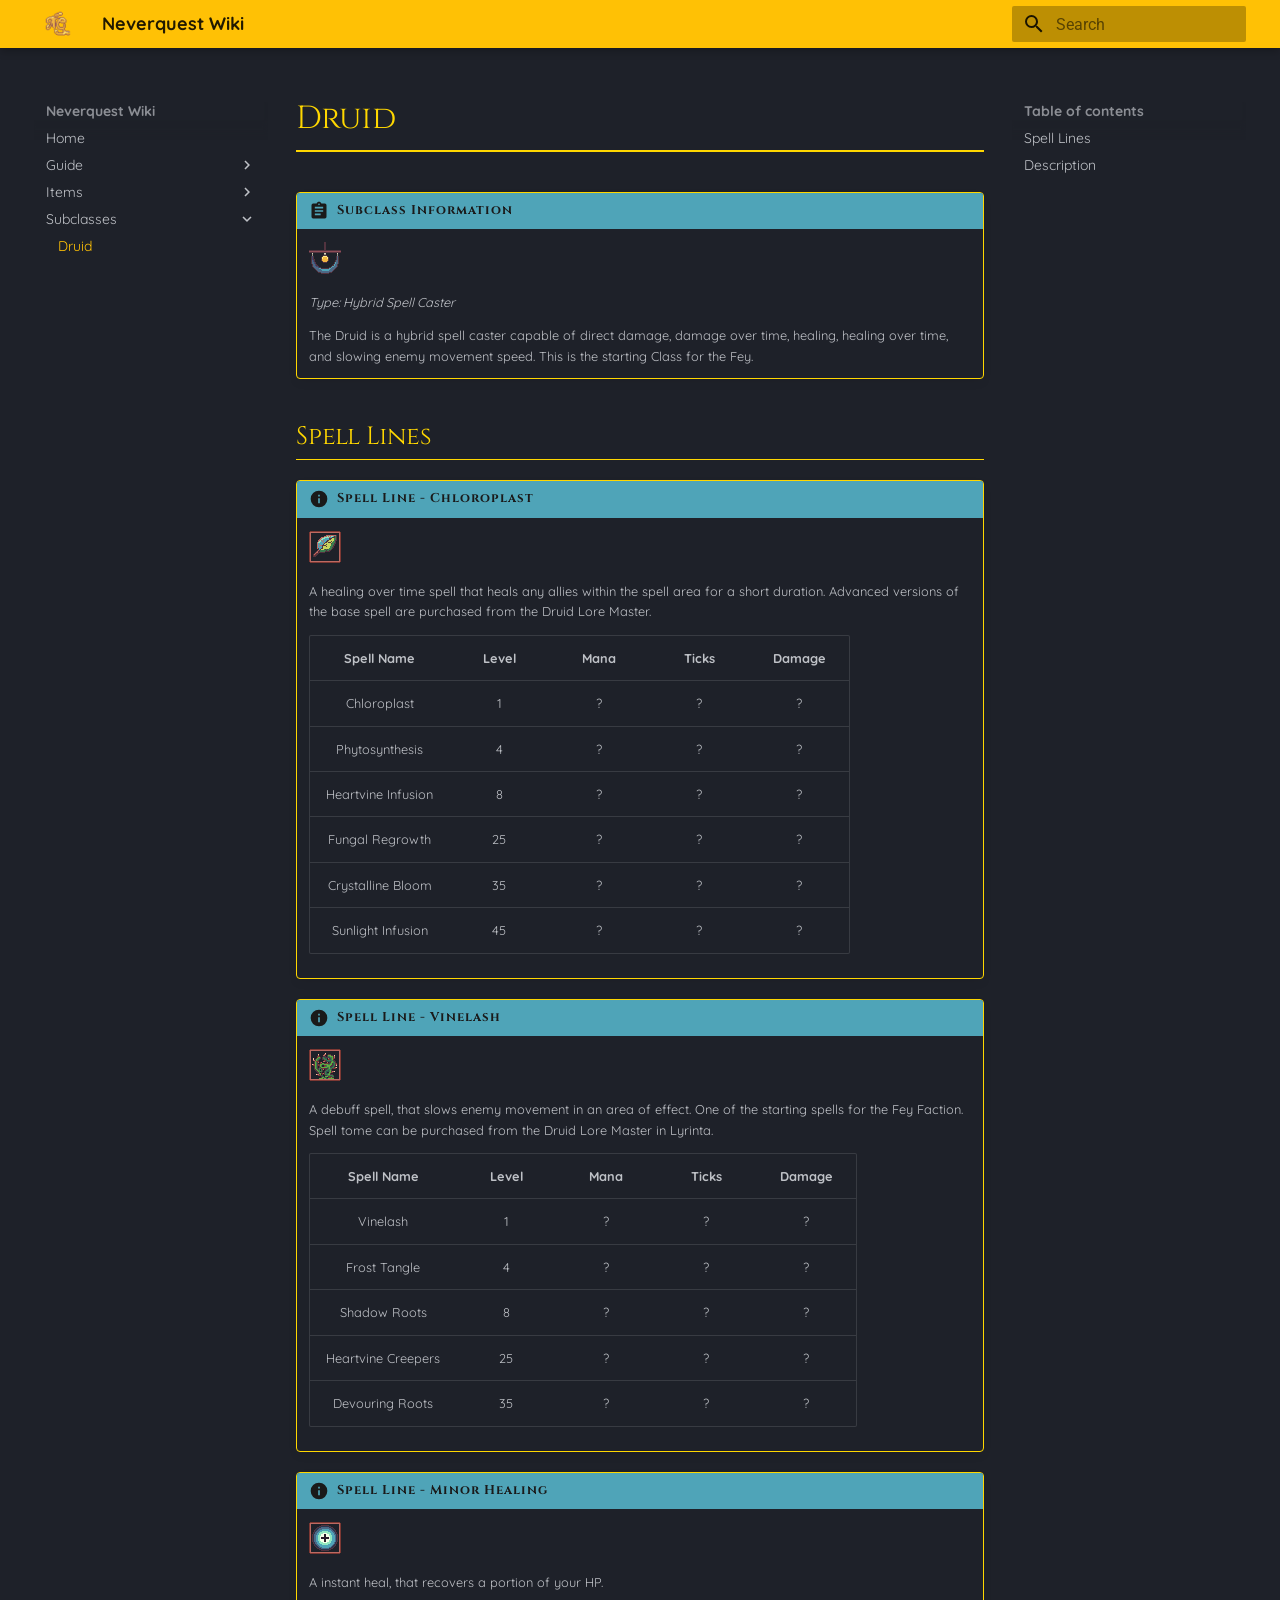
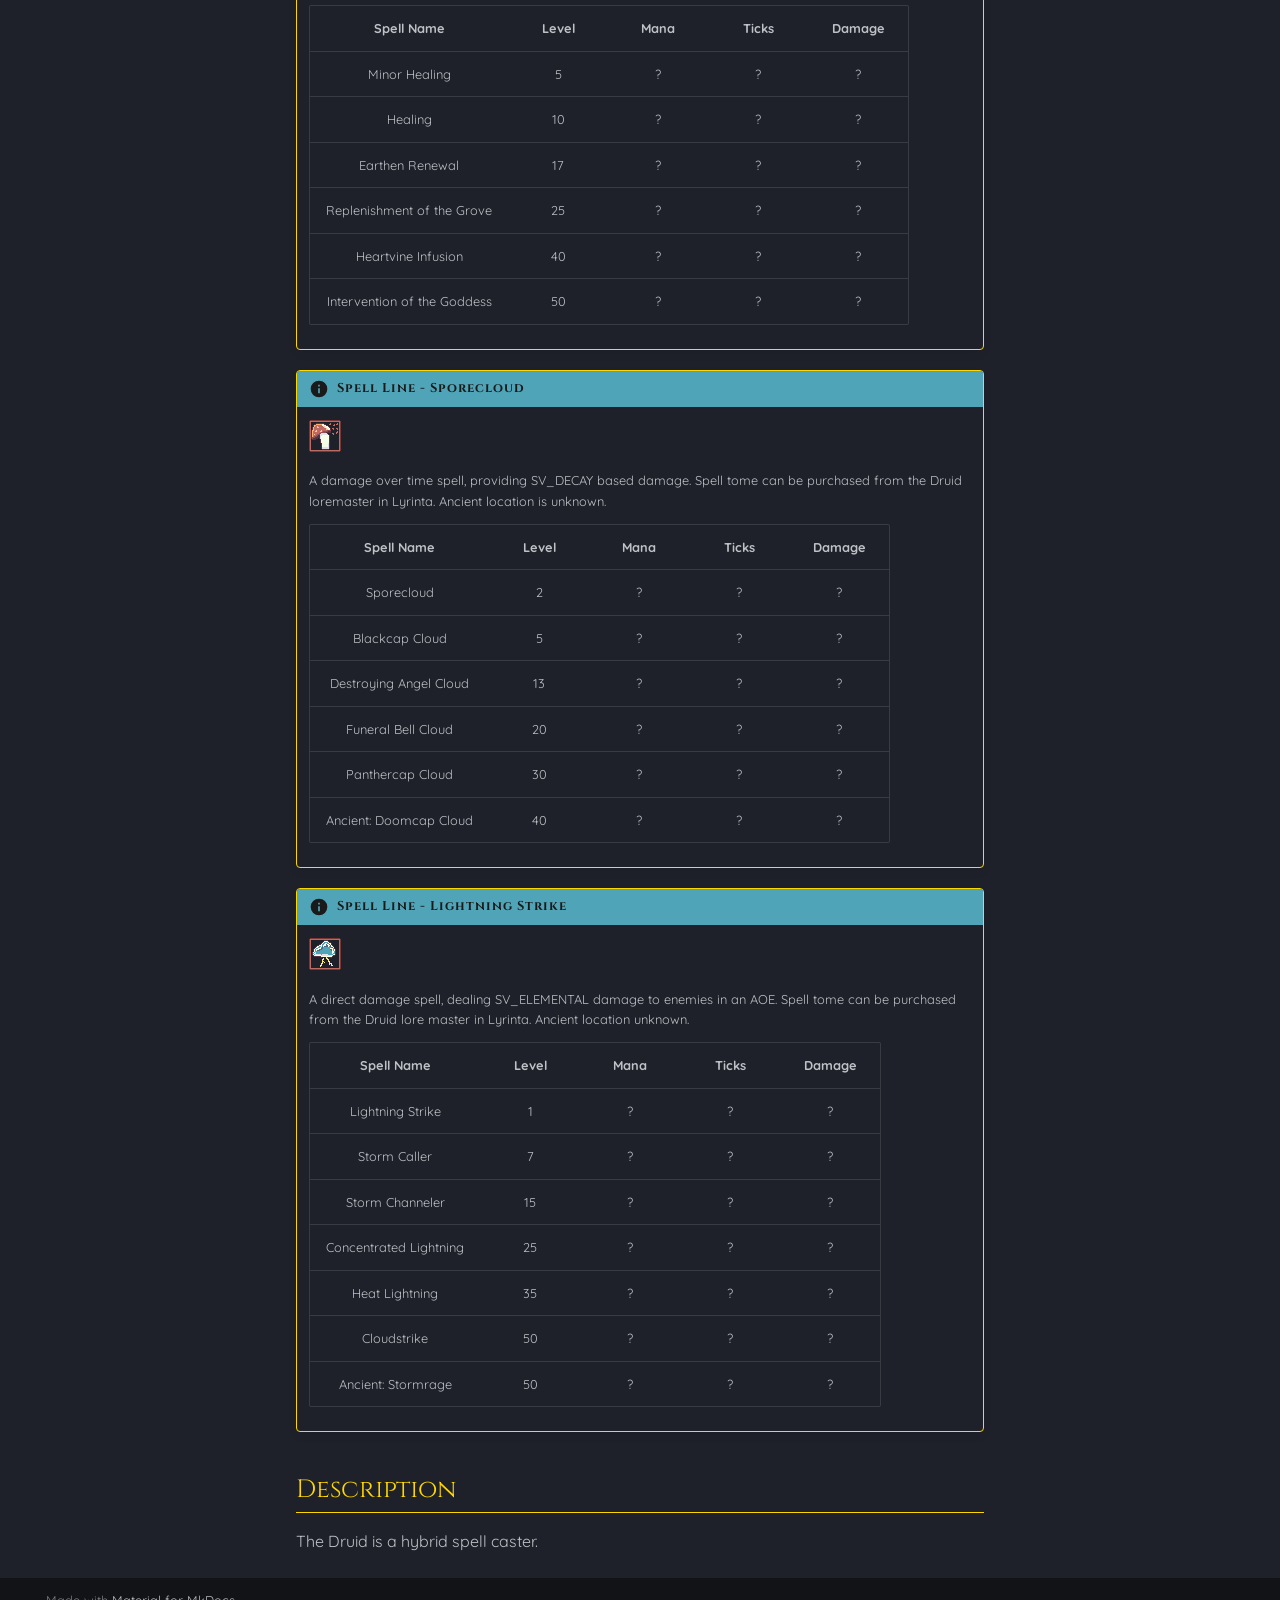
<file: mechanics/subclass_Druid/index.html>
<!doctype html>
<html lang="en" class="no-js">
  <head>
    
      <meta charset="utf-8">
      <meta name="viewport" content="width=device-width,initial-scale=1">
      
      
      
      
        <link rel="prev" href="../../itemDatabase/Aethylsteel_Longsword/">
      
      
      
        
      
      
      <link rel="icon" href="../../gameAssets/Aethylsteel_Longsword.png">
      <meta name="generator" content="mkdocs-1.6.1, mkdocs-material-9.7.6">
    
    
      
        <title>Druid - Neverquest Wiki</title>
      
    
    
      <link rel="stylesheet" href="../../assets/stylesheets/main.484c7ddc.min.css">
      
        
        <link rel="stylesheet" href="../../assets/stylesheets/palette.ab4e12ef.min.css">
      
      


    
    
      
    
    
      
        
        
        <link rel="preconnect" href="https://fonts.gstatic.com" crossorigin>
        <link rel="stylesheet" href="https://fonts.googleapis.com/css?family=Roboto:300,300i,400,400i,700,700i%7CRoboto+Mono:400,400i,700,700i&display=fallback">
        <style>:root{--md-text-font:"Roboto";--md-code-font:"Roboto Mono"}</style>
      
    
    
      <link rel="stylesheet" href="../../stylesheets/extra.css">
    
    <script>__md_scope=new URL("../..",location),__md_hash=e=>[...e].reduce(((e,_)=>(e<<5)-e+_.charCodeAt(0)),0),__md_get=(e,_=localStorage,t=__md_scope)=>JSON.parse(_.getItem(t.pathname+"."+e)),__md_set=(e,_,t=localStorage,a=__md_scope)=>{try{t.setItem(a.pathname+"."+e,JSON.stringify(_))}catch(e){}}</script>
    
      

    
    
  </head>
  
  
    
    
    
    
    
    <body dir="ltr" data-md-color-scheme="slate" data-md-color-primary="amber" data-md-color-accent="amber">
  
    
    <input class="md-toggle" data-md-toggle="drawer" type="checkbox" id="__drawer" autocomplete="off">
    <input class="md-toggle" data-md-toggle="search" type="checkbox" id="__search" autocomplete="off">
    <label class="md-overlay" for="__drawer"></label>
    <div data-md-component="skip">
      
        
        <a href="#spell-lines" class="md-skip">
          Skip to content
        </a>
      
    </div>
    <div data-md-component="announce">
      
    </div>
    
    
      

  

<header class="md-header md-header--shadow" data-md-component="header">
  <nav class="md-header__inner md-grid" aria-label="Header">
    <a href="../.." title="Neverquest Wiki" class="md-header__button md-logo" aria-label="Neverquest Wiki" data-md-component="logo">
      
  <img src="../../gameAssets/NQ32_32_Logo.png" alt="logo">

    </a>
    <label class="md-header__button md-icon" for="__drawer">
      
      <svg xmlns="http://www.w3.org/2000/svg" viewBox="0 0 24 24"><path d="M3 6h18v2H3zm0 5h18v2H3zm0 5h18v2H3z"/></svg>
    </label>
    <div class="md-header__title" data-md-component="header-title">
      <div class="md-header__ellipsis">
        <div class="md-header__topic">
          <span class="md-ellipsis">
            Neverquest Wiki
          </span>
        </div>
        <div class="md-header__topic" data-md-component="header-topic">
          <span class="md-ellipsis">
            
              Druid
            
          </span>
        </div>
      </div>
    </div>
    
      
    
    
    
    
      
      
        <label class="md-header__button md-icon" for="__search">
          
          <svg xmlns="http://www.w3.org/2000/svg" viewBox="0 0 24 24"><path d="M9.5 3A6.5 6.5 0 0 1 16 9.5c0 1.61-.59 3.09-1.56 4.23l.27.27h.79l5 5-1.5 1.5-5-5v-.79l-.27-.27A6.52 6.52 0 0 1 9.5 16 6.5 6.5 0 0 1 3 9.5 6.5 6.5 0 0 1 9.5 3m0 2C7 5 5 7 5 9.5S7 14 9.5 14 14 12 14 9.5 12 5 9.5 5"/></svg>
        </label>
        <div class="md-search" data-md-component="search" role="dialog">
  <label class="md-search__overlay" for="__search"></label>
  <div class="md-search__inner" role="search">
    <form class="md-search__form" name="search">
      <input type="text" class="md-search__input" name="query" aria-label="Search" placeholder="Search" autocapitalize="off" autocorrect="off" autocomplete="off" spellcheck="false" data-md-component="search-query" required>
      <label class="md-search__icon md-icon" for="__search">
        
        <svg xmlns="http://www.w3.org/2000/svg" viewBox="0 0 24 24"><path d="M9.5 3A6.5 6.5 0 0 1 16 9.5c0 1.61-.59 3.09-1.56 4.23l.27.27h.79l5 5-1.5 1.5-5-5v-.79l-.27-.27A6.52 6.52 0 0 1 9.5 16 6.5 6.5 0 0 1 3 9.5 6.5 6.5 0 0 1 9.5 3m0 2C7 5 5 7 5 9.5S7 14 9.5 14 14 12 14 9.5 12 5 9.5 5"/></svg>
        
        <svg xmlns="http://www.w3.org/2000/svg" viewBox="0 0 24 24"><path d="M20 11v2H8l5.5 5.5-1.42 1.42L4.16 12l7.92-7.92L13.5 5.5 8 11z"/></svg>
      </label>
      <nav class="md-search__options" aria-label="Search">
        
        <button type="reset" class="md-search__icon md-icon" title="Clear" aria-label="Clear" tabindex="-1">
          
          <svg xmlns="http://www.w3.org/2000/svg" viewBox="0 0 24 24"><path d="M19 6.41 17.59 5 12 10.59 6.41 5 5 6.41 10.59 12 5 17.59 6.41 19 12 13.41 17.59 19 19 17.59 13.41 12z"/></svg>
        </button>
      </nav>
      
    </form>
    <div class="md-search__output">
      <div class="md-search__scrollwrap" tabindex="0" data-md-scrollfix>
        <div class="md-search-result" data-md-component="search-result">
          <div class="md-search-result__meta">
            Initializing search
          </div>
          <ol class="md-search-result__list" role="presentation"></ol>
        </div>
      </div>
    </div>
  </div>
</div>
      
    
    
  </nav>
  
</header>
    
    <div class="md-container" data-md-component="container">
      
      
        
          
        
      
      <main class="md-main" data-md-component="main">
        <div class="md-main__inner md-grid">
          
            
              
              <div class="md-sidebar md-sidebar--primary" data-md-component="sidebar" data-md-type="navigation" >
                <div class="md-sidebar__scrollwrap">
                  <div class="md-sidebar__inner">
                    



<nav class="md-nav md-nav--primary" aria-label="Navigation" data-md-level="0">
  <label class="md-nav__title" for="__drawer">
    <a href="../.." title="Neverquest Wiki" class="md-nav__button md-logo" aria-label="Neverquest Wiki" data-md-component="logo">
      
  <img src="../../gameAssets/NQ32_32_Logo.png" alt="logo">

    </a>
    Neverquest Wiki
  </label>
  
  <ul class="md-nav__list" data-md-scrollfix>
    
      
      
  
  
  
  
    <li class="md-nav__item">
      <a href="../.." class="md-nav__link">
        
  
  
  <span class="md-ellipsis">
    
  
    Home
  

    
  </span>
  
  

      </a>
    </li>
  

    
      
      
  
  
  
  
    
    
    
    
    
    <li class="md-nav__item md-nav__item--nested">
      
        
        
        <input class="md-nav__toggle md-toggle " type="checkbox" id="__nav_2" >
        
          
          <label class="md-nav__link" for="__nav_2" id="__nav_2_label" tabindex="0">
            
  
  
  <span class="md-ellipsis">
    
  
    Guide
  

    
  </span>
  
  

            <span class="md-nav__icon md-icon"></span>
          </label>
        
        <nav class="md-nav" data-md-level="1" aria-labelledby="__nav_2_label" aria-expanded="false">
          <label class="md-nav__title" for="__nav_2">
            <span class="md-nav__icon md-icon"></span>
            
  
    Guide
  

          </label>
          <ul class="md-nav__list" data-md-scrollfix>
            
              
                
  
  
  
  
    <li class="md-nav__item">
      <a href="../guildManagement/" class="md-nav__link">
        
  
  
  <span class="md-ellipsis">
    
  
    Guilds
  

    
  </span>
  
  

      </a>
    </li>
  

              
            
          </ul>
        </nav>
      
    </li>
  

    
      
      
  
  
  
  
    
    
    
    
    
    <li class="md-nav__item md-nav__item--nested">
      
        
        
        <input class="md-nav__toggle md-toggle " type="checkbox" id="__nav_3" >
        
          
          <label class="md-nav__link" for="__nav_3" id="__nav_3_label" tabindex="0">
            
  
  
  <span class="md-ellipsis">
    
  
    Items
  

    
  </span>
  
  

            <span class="md-nav__icon md-icon"></span>
          </label>
        
        <nav class="md-nav" data-md-level="1" aria-labelledby="__nav_3_label" aria-expanded="false">
          <label class="md-nav__title" for="__nav_3">
            <span class="md-nav__icon md-icon"></span>
            
  
    Items
  

          </label>
          <ul class="md-nav__list" data-md-scrollfix>
            
              
                
  
  
  
  
    <li class="md-nav__item">
      <a href="../../itemDatabase/Aethylsteel_Longsword/" class="md-nav__link">
        
  
  
  <span class="md-ellipsis">
    
  
    Aethylsteel Longsword
  

    
  </span>
  
  

      </a>
    </li>
  

              
            
          </ul>
        </nav>
      
    </li>
  

    
      
      
  
  
    
  
  
  
    
    
    
    
    
    <li class="md-nav__item md-nav__item--active md-nav__item--nested">
      
        
        
        <input class="md-nav__toggle md-toggle " type="checkbox" id="__nav_4" checked>
        
          
          <label class="md-nav__link" for="__nav_4" id="__nav_4_label" tabindex="0">
            
  
  
  <span class="md-ellipsis">
    
  
    Subclasses
  

    
  </span>
  
  

            <span class="md-nav__icon md-icon"></span>
          </label>
        
        <nav class="md-nav" data-md-level="1" aria-labelledby="__nav_4_label" aria-expanded="true">
          <label class="md-nav__title" for="__nav_4">
            <span class="md-nav__icon md-icon"></span>
            
  
    Subclasses
  

          </label>
          <ul class="md-nav__list" data-md-scrollfix>
            
              
                
  
  
    
  
  
  
    <li class="md-nav__item md-nav__item--active">
      
      <input class="md-nav__toggle md-toggle" type="checkbox" id="__toc">
      
      
      
        <label class="md-nav__link md-nav__link--active" for="__toc">
          
  
  
  <span class="md-ellipsis">
    
  
    Druid
  

    
  </span>
  
  

          <span class="md-nav__icon md-icon"></span>
        </label>
      
      <a href="./" class="md-nav__link md-nav__link--active">
        
  
  
  <span class="md-ellipsis">
    
  
    Druid
  

    
  </span>
  
  

      </a>
      
        

<nav class="md-nav md-nav--secondary" aria-label="Table of contents">
  
  
  
  
    <label class="md-nav__title" for="__toc">
      <span class="md-nav__icon md-icon"></span>
      Table of contents
    </label>
    <ul class="md-nav__list" data-md-component="toc" data-md-scrollfix>
      
        <li class="md-nav__item">
  <a href="#spell-lines" class="md-nav__link">
    <span class="md-ellipsis">
      
        Spell Lines
      
    </span>
  </a>
  
</li>
      
        <li class="md-nav__item">
  <a href="#description" class="md-nav__link">
    <span class="md-ellipsis">
      
        Description
      
    </span>
  </a>
  
</li>
      
    </ul>
  
</nav>
      
    </li>
  

              
            
          </ul>
        </nav>
      
    </li>
  

    
  </ul>
</nav>
                  </div>
                </div>
              </div>
            
            
              
              <div class="md-sidebar md-sidebar--secondary" data-md-component="sidebar" data-md-type="toc" >
                <div class="md-sidebar__scrollwrap">
                  <div class="md-sidebar__inner">
                    

<nav class="md-nav md-nav--secondary" aria-label="Table of contents">
  
  
  
  
    <label class="md-nav__title" for="__toc">
      <span class="md-nav__icon md-icon"></span>
      Table of contents
    </label>
    <ul class="md-nav__list" data-md-component="toc" data-md-scrollfix>
      
        <li class="md-nav__item">
  <a href="#spell-lines" class="md-nav__link">
    <span class="md-ellipsis">
      
        Spell Lines
      
    </span>
  </a>
  
</li>
      
        <li class="md-nav__item">
  <a href="#description" class="md-nav__link">
    <span class="md-ellipsis">
      
        Description
      
    </span>
  </a>
  
</li>
      
    </ul>
  
</nav>
                  </div>
                </div>
              </div>
            
          
          
            <div class="md-content" data-md-component="content">
              
              <article class="md-content__inner md-typeset">
                
                  



  <h1>Druid</h1>

<div class="admonition abstract">
<p class="admonition-title">Subclass Information</p>
<p><img alt="Druid" src="../../gameAssets/Druid_Animated_Icon_1x.gif" style="image-rendering: pixelated; width: 32px;" /></p>
<p><em>Type: Hybrid Spell Caster</em></p>
<p>The Druid is a hybrid spell caster capable of direct damage, damage over time,  healing, healing over time, and slowing enemy movement speed. 
This is the starting Class for the Fey.  </p>
</div>
<h2 id="spell-lines">Spell Lines</h2>
<div class="admonition info">
<p class="admonition-title">Spell Line - Chloroplast</p>
<p><img alt="Chloroplast" src="../../gameAssets/Spell_Icons_Druid_Chloroplast_Single.png" style="image-rendering: pixelated; width: 32px;" /></p>
<p>A healing over time spell that heals any allies within the spell area for a short duration.  Advanced versions of the base spell are purchased from the Druid Lore Master.</p>
<table>
<thead>
<tr>
<th style="text-align: center;">Spell Name</th>
<th style="text-align: center;">Level</th>
<th style="text-align: center;">Mana</th>
<th style="text-align: center;">Ticks</th>
<th style="text-align: center;">Damage</th>
</tr>
</thead>
<tbody>
<tr>
<td style="text-align: center;">Chloroplast</td>
<td style="text-align: center;">1</td>
<td style="text-align: center;">?</td>
<td style="text-align: center;">?</td>
<td style="text-align: center;">?</td>
</tr>
<tr>
<td style="text-align: center;">Phytosynthesis</td>
<td style="text-align: center;">4</td>
<td style="text-align: center;">?</td>
<td style="text-align: center;">?</td>
<td style="text-align: center;">?</td>
</tr>
<tr>
<td style="text-align: center;">Heartvine Infusion</td>
<td style="text-align: center;">8</td>
<td style="text-align: center;">?</td>
<td style="text-align: center;">?</td>
<td style="text-align: center;">?</td>
</tr>
<tr>
<td style="text-align: center;">Fungal Regrowth</td>
<td style="text-align: center;">25</td>
<td style="text-align: center;">?</td>
<td style="text-align: center;">?</td>
<td style="text-align: center;">?</td>
</tr>
<tr>
<td style="text-align: center;">Crystalline Bloom</td>
<td style="text-align: center;">35</td>
<td style="text-align: center;">?</td>
<td style="text-align: center;">?</td>
<td style="text-align: center;">?</td>
</tr>
<tr>
<td style="text-align: center;">Sunlight Infusion</td>
<td style="text-align: center;">45</td>
<td style="text-align: center;">?</td>
<td style="text-align: center;">?</td>
<td style="text-align: center;">?</td>
</tr>
</tbody>
</table>
</div>
<div class="admonition info">
<p class="admonition-title">Spell Line - Vinelash </p>
<p><img alt="Vinelash" src="../../gameAssets/VinelashIcon_Single.png" style="image-rendering: pixelated; width: 32px;" /></p>
<p>A debuff spell, that slows enemy movement in an area of effect.  One of the starting spells for the Fey Faction.  Spell tome can be purchased from the Druid Lore Master in Lyrinta.</p>
<table>
<thead>
<tr>
<th style="text-align: center;">Spell Name</th>
<th style="text-align: center;">Level</th>
<th style="text-align: center;">Mana</th>
<th style="text-align: center;">Ticks</th>
<th style="text-align: center;">Damage</th>
</tr>
</thead>
<tbody>
<tr>
<td style="text-align: center;">Vinelash</td>
<td style="text-align: center;">1</td>
<td style="text-align: center;">?</td>
<td style="text-align: center;">?</td>
<td style="text-align: center;">?</td>
</tr>
<tr>
<td style="text-align: center;">Frost Tangle</td>
<td style="text-align: center;">4</td>
<td style="text-align: center;">?</td>
<td style="text-align: center;">?</td>
<td style="text-align: center;">?</td>
</tr>
<tr>
<td style="text-align: center;">Shadow Roots</td>
<td style="text-align: center;">8</td>
<td style="text-align: center;">?</td>
<td style="text-align: center;">?</td>
<td style="text-align: center;">?</td>
</tr>
<tr>
<td style="text-align: center;">Heartvine Creepers</td>
<td style="text-align: center;">25</td>
<td style="text-align: center;">?</td>
<td style="text-align: center;">?</td>
<td style="text-align: center;">?</td>
</tr>
<tr>
<td style="text-align: center;">Devouring Roots</td>
<td style="text-align: center;">35</td>
<td style="text-align: center;">?</td>
<td style="text-align: center;">?</td>
<td style="text-align: center;">?</td>
</tr>
</tbody>
</table>
</div>
<div class="admonition info">
<p class="admonition-title">Spell Line - Minor Healing </p>
<p><img alt="Minor Healing" src="../../gameAssets/druidSpellSingles04.png" style="image-rendering: pixelated; width: 32px;" /></p>
<p>A instant heal, that recovers a portion of your HP.</p>
<table>
<thead>
<tr>
<th style="text-align: center;">Spell Name</th>
<th style="text-align: center;">Level</th>
<th style="text-align: center;">Mana</th>
<th style="text-align: center;">Ticks</th>
<th style="text-align: center;">Damage</th>
</tr>
</thead>
<tbody>
<tr>
<td style="text-align: center;">Minor Healing</td>
<td style="text-align: center;">5</td>
<td style="text-align: center;">?</td>
<td style="text-align: center;">?</td>
<td style="text-align: center;">?</td>
</tr>
<tr>
<td style="text-align: center;">Healing</td>
<td style="text-align: center;">10</td>
<td style="text-align: center;">?</td>
<td style="text-align: center;">?</td>
<td style="text-align: center;">?</td>
</tr>
<tr>
<td style="text-align: center;">Earthen Renewal</td>
<td style="text-align: center;">17</td>
<td style="text-align: center;">?</td>
<td style="text-align: center;">?</td>
<td style="text-align: center;">?</td>
</tr>
<tr>
<td style="text-align: center;">Replenishment of the Grove</td>
<td style="text-align: center;">25</td>
<td style="text-align: center;">?</td>
<td style="text-align: center;">?</td>
<td style="text-align: center;">?</td>
</tr>
<tr>
<td style="text-align: center;">Heartvine Infusion</td>
<td style="text-align: center;">40</td>
<td style="text-align: center;">?</td>
<td style="text-align: center;">?</td>
<td style="text-align: center;">?</td>
</tr>
<tr>
<td style="text-align: center;">Intervention of the Goddess</td>
<td style="text-align: center;">50</td>
<td style="text-align: center;">?</td>
<td style="text-align: center;">?</td>
<td style="text-align: center;">?</td>
</tr>
</tbody>
</table>
</div>
<div class="admonition info">
<p class="admonition-title">Spell Line - Sporecloud </p>
<p><img alt="Sporecloud" src="../../gameAssets/druidSpellSingles02.png" style="image-rendering: pixelated; width: 32px;" /></p>
<p>A damage over time spell, providing SV_DECAY based damage.  Spell tome can be purchased from the Druid loremaster in Lyrinta.  Ancient location is unknown.</p>
<table>
<thead>
<tr>
<th style="text-align: center;">Spell Name</th>
<th style="text-align: center;">Level</th>
<th style="text-align: center;">Mana</th>
<th style="text-align: center;">Ticks</th>
<th style="text-align: center;">Damage</th>
</tr>
</thead>
<tbody>
<tr>
<td style="text-align: center;">Sporecloud</td>
<td style="text-align: center;">2</td>
<td style="text-align: center;">?</td>
<td style="text-align: center;">?</td>
<td style="text-align: center;">?</td>
</tr>
<tr>
<td style="text-align: center;">Blackcap Cloud</td>
<td style="text-align: center;">5</td>
<td style="text-align: center;">?</td>
<td style="text-align: center;">?</td>
<td style="text-align: center;">?</td>
</tr>
<tr>
<td style="text-align: center;">Destroying Angel Cloud</td>
<td style="text-align: center;">13</td>
<td style="text-align: center;">?</td>
<td style="text-align: center;">?</td>
<td style="text-align: center;">?</td>
</tr>
<tr>
<td style="text-align: center;">Funeral Bell Cloud</td>
<td style="text-align: center;">20</td>
<td style="text-align: center;">?</td>
<td style="text-align: center;">?</td>
<td style="text-align: center;">?</td>
</tr>
<tr>
<td style="text-align: center;">Panthercap Cloud</td>
<td style="text-align: center;">30</td>
<td style="text-align: center;">?</td>
<td style="text-align: center;">?</td>
<td style="text-align: center;">?</td>
</tr>
<tr>
<td style="text-align: center;">Ancient: Doomcap Cloud</td>
<td style="text-align: center;">40</td>
<td style="text-align: center;">?</td>
<td style="text-align: center;">?</td>
<td style="text-align: center;">?</td>
</tr>
</tbody>
</table>
</div>
<div class="admonition info">
<p class="admonition-title">Spell Line - Lightning Strike </p>
<p><img alt="Lightning Strike" src="../../gameAssets/druidSpellSingles06.png" style="image-rendering: pixelated; width: 32px;" /></p>
<p>A direct damage spell, dealing SV_ELEMENTAL damage to enemies in an AOE.  Spell tome can be purchased from the Druid lore master in Lyrinta.  Ancient location unknown.</p>
<table>
<thead>
<tr>
<th style="text-align: center;">Spell Name</th>
<th style="text-align: center;">Level</th>
<th style="text-align: center;">Mana</th>
<th style="text-align: center;">Ticks</th>
<th style="text-align: center;">Damage</th>
</tr>
</thead>
<tbody>
<tr>
<td style="text-align: center;">Lightning Strike</td>
<td style="text-align: center;">1</td>
<td style="text-align: center;">?</td>
<td style="text-align: center;">?</td>
<td style="text-align: center;">?</td>
</tr>
<tr>
<td style="text-align: center;">Storm Caller</td>
<td style="text-align: center;">7</td>
<td style="text-align: center;">?</td>
<td style="text-align: center;">?</td>
<td style="text-align: center;">?</td>
</tr>
<tr>
<td style="text-align: center;">Storm Channeler</td>
<td style="text-align: center;">15</td>
<td style="text-align: center;">?</td>
<td style="text-align: center;">?</td>
<td style="text-align: center;">?</td>
</tr>
<tr>
<td style="text-align: center;">Concentrated Lightning</td>
<td style="text-align: center;">25</td>
<td style="text-align: center;">?</td>
<td style="text-align: center;">?</td>
<td style="text-align: center;">?</td>
</tr>
<tr>
<td style="text-align: center;">Heat Lightning</td>
<td style="text-align: center;">35</td>
<td style="text-align: center;">?</td>
<td style="text-align: center;">?</td>
<td style="text-align: center;">?</td>
</tr>
<tr>
<td style="text-align: center;">Cloudstrike</td>
<td style="text-align: center;">50</td>
<td style="text-align: center;">?</td>
<td style="text-align: center;">?</td>
<td style="text-align: center;">?</td>
</tr>
<tr>
<td style="text-align: center;">Ancient: Stormrage</td>
<td style="text-align: center;">50</td>
<td style="text-align: center;">?</td>
<td style="text-align: center;">?</td>
<td style="text-align: center;">?</td>
</tr>
</tbody>
</table>
</div>
<h2 id="description">Description</h2>
<p>The Druid is a hybrid spell caster.</p>












                
              </article>
            </div>
          
          
<script>var target=document.getElementById(location.hash.slice(1));target&&target.name&&(target.checked=target.name.startsWith("__tabbed_"))</script>
        </div>
        
      </main>
      
        <footer class="md-footer">
  
  <div class="md-footer-meta md-typeset">
    <div class="md-footer-meta__inner md-grid">
      <div class="md-copyright">
  
  
    Made with
    <a href="https://squidfunk.github.io/mkdocs-material/" target="_blank" rel="noopener">
      Material for MkDocs
    </a>
  
</div>
      
    </div>
  </div>
</footer>
      
    </div>
    <div class="md-dialog" data-md-component="dialog">
      <div class="md-dialog__inner md-typeset"></div>
    </div>
    
    
    
      
      
      <script id="__config" type="application/json">{"annotate": null, "base": "../..", "features": [], "search": "../../assets/javascripts/workers/search.2c215733.min.js", "tags": null, "translations": {"clipboard.copied": "Copied to clipboard", "clipboard.copy": "Copy to clipboard", "search.result.more.one": "1 more on this page", "search.result.more.other": "# more on this page", "search.result.none": "No matching documents", "search.result.one": "1 matching document", "search.result.other": "# matching documents", "search.result.placeholder": "Type to start searching", "search.result.term.missing": "Missing", "select.version": "Select version"}, "version": null}</script>
    
    
      <script src="../../assets/javascripts/bundle.79ae519e.min.js"></script>
      
    
  </body>
</html>
</file>
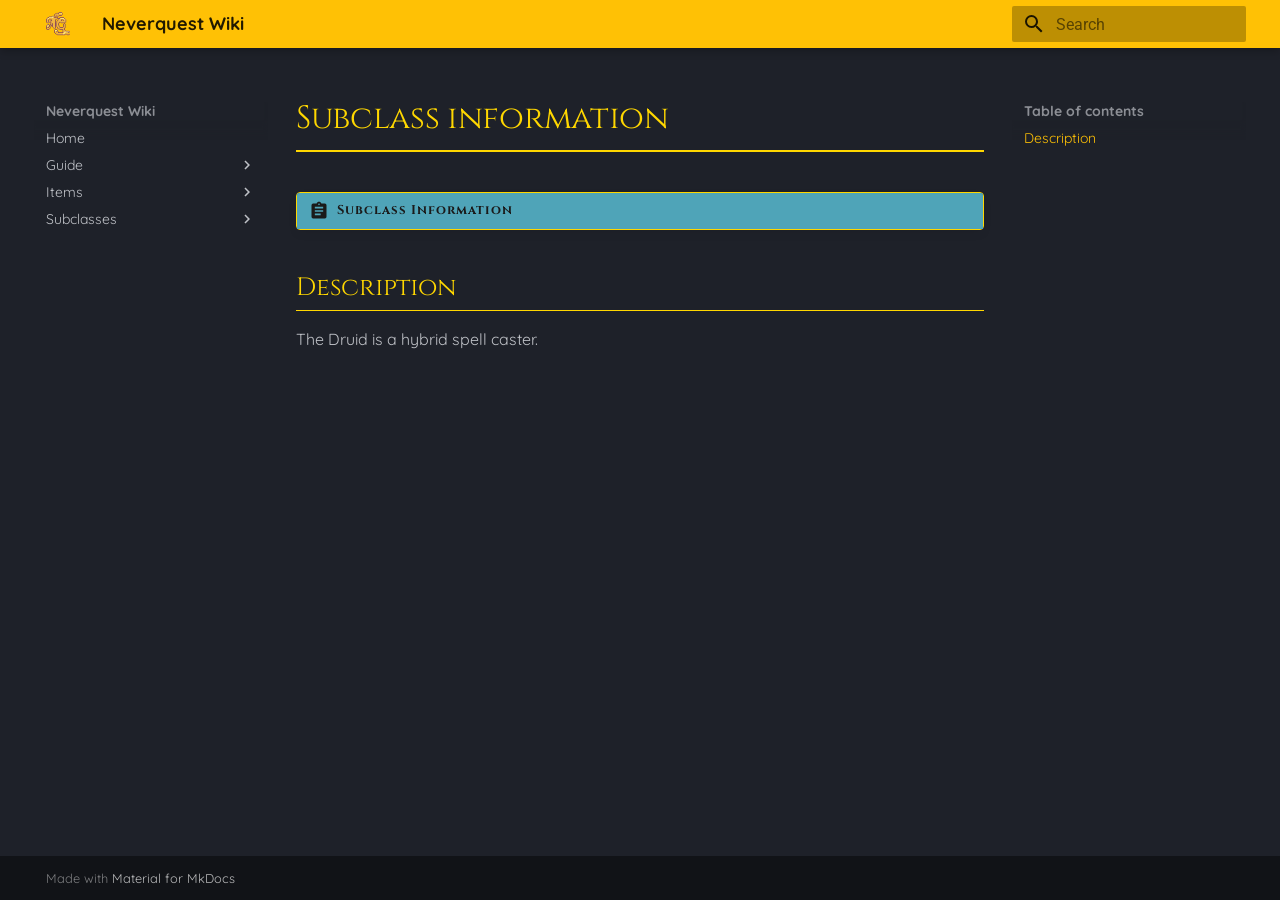
<file: mechanics/subclass_information/index.html>
<!doctype html>
<html lang="en" class="no-js">
  <head>
    
      <meta charset="utf-8">
      <meta name="viewport" content="width=device-width,initial-scale=1">
      
      
      
      
      
      
        
      
      
      <link rel="icon" href="../../gameAssets/Aethylsteel_Longsword.png">
      <meta name="generator" content="mkdocs-1.6.1, mkdocs-material-9.7.6">
    
    
      
        <title>Subclass information - Neverquest Wiki</title>
      
    
    
      <link rel="stylesheet" href="../../assets/stylesheets/main.484c7ddc.min.css">
      
        
        <link rel="stylesheet" href="../../assets/stylesheets/palette.ab4e12ef.min.css">
      
      


    
    
      
    
    
      
        
        
        <link rel="preconnect" href="https://fonts.gstatic.com" crossorigin>
        <link rel="stylesheet" href="https://fonts.googleapis.com/css?family=Roboto:300,300i,400,400i,700,700i%7CRoboto+Mono:400,400i,700,700i&display=fallback">
        <style>:root{--md-text-font:"Roboto";--md-code-font:"Roboto Mono"}</style>
      
    
    
      <link rel="stylesheet" href="../../stylesheets/extra.css">
    
    <script>__md_scope=new URL("../..",location),__md_hash=e=>[...e].reduce(((e,_)=>(e<<5)-e+_.charCodeAt(0)),0),__md_get=(e,_=localStorage,t=__md_scope)=>JSON.parse(_.getItem(t.pathname+"."+e)),__md_set=(e,_,t=localStorage,a=__md_scope)=>{try{t.setItem(a.pathname+"."+e,JSON.stringify(_))}catch(e){}}</script>
    
      

    
    
  </head>
  
  
    
    
    
    
    
    <body dir="ltr" data-md-color-scheme="slate" data-md-color-primary="amber" data-md-color-accent="amber">
  
    
    <input class="md-toggle" data-md-toggle="drawer" type="checkbox" id="__drawer" autocomplete="off">
    <input class="md-toggle" data-md-toggle="search" type="checkbox" id="__search" autocomplete="off">
    <label class="md-overlay" for="__drawer"></label>
    <div data-md-component="skip">
      
        
        <a href="#description" class="md-skip">
          Skip to content
        </a>
      
    </div>
    <div data-md-component="announce">
      
    </div>
    
    
      

  

<header class="md-header md-header--shadow" data-md-component="header">
  <nav class="md-header__inner md-grid" aria-label="Header">
    <a href="../.." title="Neverquest Wiki" class="md-header__button md-logo" aria-label="Neverquest Wiki" data-md-component="logo">
      
  <img src="../../gameAssets/NQ32_32_Logo.png" alt="logo">

    </a>
    <label class="md-header__button md-icon" for="__drawer">
      
      <svg xmlns="http://www.w3.org/2000/svg" viewBox="0 0 24 24"><path d="M3 6h18v2H3zm0 5h18v2H3zm0 5h18v2H3z"/></svg>
    </label>
    <div class="md-header__title" data-md-component="header-title">
      <div class="md-header__ellipsis">
        <div class="md-header__topic">
          <span class="md-ellipsis">
            Neverquest Wiki
          </span>
        </div>
        <div class="md-header__topic" data-md-component="header-topic">
          <span class="md-ellipsis">
            
              Subclass information
            
          </span>
        </div>
      </div>
    </div>
    
      
    
    
    
    
      
      
        <label class="md-header__button md-icon" for="__search">
          
          <svg xmlns="http://www.w3.org/2000/svg" viewBox="0 0 24 24"><path d="M9.5 3A6.5 6.5 0 0 1 16 9.5c0 1.61-.59 3.09-1.56 4.23l.27.27h.79l5 5-1.5 1.5-5-5v-.79l-.27-.27A6.52 6.52 0 0 1 9.5 16 6.5 6.5 0 0 1 3 9.5 6.5 6.5 0 0 1 9.5 3m0 2C7 5 5 7 5 9.5S7 14 9.5 14 14 12 14 9.5 12 5 9.5 5"/></svg>
        </label>
        <div class="md-search" data-md-component="search" role="dialog">
  <label class="md-search__overlay" for="__search"></label>
  <div class="md-search__inner" role="search">
    <form class="md-search__form" name="search">
      <input type="text" class="md-search__input" name="query" aria-label="Search" placeholder="Search" autocapitalize="off" autocorrect="off" autocomplete="off" spellcheck="false" data-md-component="search-query" required>
      <label class="md-search__icon md-icon" for="__search">
        
        <svg xmlns="http://www.w3.org/2000/svg" viewBox="0 0 24 24"><path d="M9.5 3A6.5 6.5 0 0 1 16 9.5c0 1.61-.59 3.09-1.56 4.23l.27.27h.79l5 5-1.5 1.5-5-5v-.79l-.27-.27A6.52 6.52 0 0 1 9.5 16 6.5 6.5 0 0 1 3 9.5 6.5 6.5 0 0 1 9.5 3m0 2C7 5 5 7 5 9.5S7 14 9.5 14 14 12 14 9.5 12 5 9.5 5"/></svg>
        
        <svg xmlns="http://www.w3.org/2000/svg" viewBox="0 0 24 24"><path d="M20 11v2H8l5.5 5.5-1.42 1.42L4.16 12l7.92-7.92L13.5 5.5 8 11z"/></svg>
      </label>
      <nav class="md-search__options" aria-label="Search">
        
        <button type="reset" class="md-search__icon md-icon" title="Clear" aria-label="Clear" tabindex="-1">
          
          <svg xmlns="http://www.w3.org/2000/svg" viewBox="0 0 24 24"><path d="M19 6.41 17.59 5 12 10.59 6.41 5 5 6.41 10.59 12 5 17.59 6.41 19 12 13.41 17.59 19 19 17.59 13.41 12z"/></svg>
        </button>
      </nav>
      
    </form>
    <div class="md-search__output">
      <div class="md-search__scrollwrap" tabindex="0" data-md-scrollfix>
        <div class="md-search-result" data-md-component="search-result">
          <div class="md-search-result__meta">
            Initializing search
          </div>
          <ol class="md-search-result__list" role="presentation"></ol>
        </div>
      </div>
    </div>
  </div>
</div>
      
    
    
  </nav>
  
</header>
    
    <div class="md-container" data-md-component="container">
      
      
        
          
        
      
      <main class="md-main" data-md-component="main">
        <div class="md-main__inner md-grid">
          
            
              
              <div class="md-sidebar md-sidebar--primary" data-md-component="sidebar" data-md-type="navigation" >
                <div class="md-sidebar__scrollwrap">
                  <div class="md-sidebar__inner">
                    



<nav class="md-nav md-nav--primary" aria-label="Navigation" data-md-level="0">
  <label class="md-nav__title" for="__drawer">
    <a href="../.." title="Neverquest Wiki" class="md-nav__button md-logo" aria-label="Neverquest Wiki" data-md-component="logo">
      
  <img src="../../gameAssets/NQ32_32_Logo.png" alt="logo">

    </a>
    Neverquest Wiki
  </label>
  
  <ul class="md-nav__list" data-md-scrollfix>
    
      
      
  
  
  
  
    <li class="md-nav__item">
      <a href="../.." class="md-nav__link">
        
  
  
  <span class="md-ellipsis">
    
  
    Home
  

    
  </span>
  
  

      </a>
    </li>
  

    
      
      
  
  
  
  
    
    
    
    
    
    <li class="md-nav__item md-nav__item--nested">
      
        
        
        <input class="md-nav__toggle md-toggle " type="checkbox" id="__nav_2" >
        
          
          <label class="md-nav__link" for="__nav_2" id="__nav_2_label" tabindex="0">
            
  
  
  <span class="md-ellipsis">
    
  
    Guide
  

    
  </span>
  
  

            <span class="md-nav__icon md-icon"></span>
          </label>
        
        <nav class="md-nav" data-md-level="1" aria-labelledby="__nav_2_label" aria-expanded="false">
          <label class="md-nav__title" for="__nav_2">
            <span class="md-nav__icon md-icon"></span>
            
  
    Guide
  

          </label>
          <ul class="md-nav__list" data-md-scrollfix>
            
              
                
  
  
  
  
    <li class="md-nav__item">
      <a href="../guildManagement/" class="md-nav__link">
        
  
  
  <span class="md-ellipsis">
    
  
    Guilds
  

    
  </span>
  
  

      </a>
    </li>
  

              
            
          </ul>
        </nav>
      
    </li>
  

    
      
      
  
  
  
  
    
    
    
    
    
    <li class="md-nav__item md-nav__item--nested">
      
        
        
        <input class="md-nav__toggle md-toggle " type="checkbox" id="__nav_3" >
        
          
          <label class="md-nav__link" for="__nav_3" id="__nav_3_label" tabindex="0">
            
  
  
  <span class="md-ellipsis">
    
  
    Items
  

    
  </span>
  
  

            <span class="md-nav__icon md-icon"></span>
          </label>
        
        <nav class="md-nav" data-md-level="1" aria-labelledby="__nav_3_label" aria-expanded="false">
          <label class="md-nav__title" for="__nav_3">
            <span class="md-nav__icon md-icon"></span>
            
  
    Items
  

          </label>
          <ul class="md-nav__list" data-md-scrollfix>
            
              
                
  
  
  
  
    <li class="md-nav__item">
      <a href="../../itemDatabase/Aethylsteel_Longsword/" class="md-nav__link">
        
  
  
  <span class="md-ellipsis">
    
  
    Aethylsteel Longsword
  

    
  </span>
  
  

      </a>
    </li>
  

              
            
          </ul>
        </nav>
      
    </li>
  

    
      
      
  
  
  
  
    
    
    
    
    
    <li class="md-nav__item md-nav__item--nested">
      
        
        
        <input class="md-nav__toggle md-toggle " type="checkbox" id="__nav_4" >
        
          
          <label class="md-nav__link" for="__nav_4" id="__nav_4_label" tabindex="0">
            
  
  
  <span class="md-ellipsis">
    
  
    Subclasses
  

    
  </span>
  
  

            <span class="md-nav__icon md-icon"></span>
          </label>
        
        <nav class="md-nav" data-md-level="1" aria-labelledby="__nav_4_label" aria-expanded="false">
          <label class="md-nav__title" for="__nav_4">
            <span class="md-nav__icon md-icon"></span>
            
  
    Subclasses
  

          </label>
          <ul class="md-nav__list" data-md-scrollfix>
            
              
                
  
  
  
  
    <li class="md-nav__item">
      <a href="../subclass_Druid/" class="md-nav__link">
        
  
  
  <span class="md-ellipsis">
    
  
    Druid
  

    
  </span>
  
  

      </a>
    </li>
  

              
            
          </ul>
        </nav>
      
    </li>
  

    
  </ul>
</nav>
                  </div>
                </div>
              </div>
            
            
              
              <div class="md-sidebar md-sidebar--secondary" data-md-component="sidebar" data-md-type="toc" >
                <div class="md-sidebar__scrollwrap">
                  <div class="md-sidebar__inner">
                    

<nav class="md-nav md-nav--secondary" aria-label="Table of contents">
  
  
  
  
    <label class="md-nav__title" for="__toc">
      <span class="md-nav__icon md-icon"></span>
      Table of contents
    </label>
    <ul class="md-nav__list" data-md-component="toc" data-md-scrollfix>
      
        <li class="md-nav__item">
  <a href="#description" class="md-nav__link">
    <span class="md-ellipsis">
      
        Description
      
    </span>
  </a>
  
</li>
      
    </ul>
  
</nav>
                  </div>
                </div>
              </div>
            
          
          
            <div class="md-content" data-md-component="content">
              
              <article class="md-content__inner md-typeset">
                
                  



  <h1>Subclass information</h1>

<div class="admonition abstract">
<p class="admonition-title">Subclass Information</p>
</div>
<h2 id="description">Description</h2>
<p>The Druid is a hybrid spell caster.</p>












                
              </article>
            </div>
          
          
<script>var target=document.getElementById(location.hash.slice(1));target&&target.name&&(target.checked=target.name.startsWith("__tabbed_"))</script>
        </div>
        
      </main>
      
        <footer class="md-footer">
  
  <div class="md-footer-meta md-typeset">
    <div class="md-footer-meta__inner md-grid">
      <div class="md-copyright">
  
  
    Made with
    <a href="https://squidfunk.github.io/mkdocs-material/" target="_blank" rel="noopener">
      Material for MkDocs
    </a>
  
</div>
      
    </div>
  </div>
</footer>
      
    </div>
    <div class="md-dialog" data-md-component="dialog">
      <div class="md-dialog__inner md-typeset"></div>
    </div>
    
    
    
      
      
      <script id="__config" type="application/json">{"annotate": null, "base": "../..", "features": [], "search": "../../assets/javascripts/workers/search.2c215733.min.js", "tags": null, "translations": {"clipboard.copied": "Copied to clipboard", "clipboard.copy": "Copy to clipboard", "search.result.more.one": "1 more on this page", "search.result.more.other": "# more on this page", "search.result.none": "No matching documents", "search.result.one": "1 matching document", "search.result.other": "# matching documents", "search.result.placeholder": "Type to start searching", "search.result.term.missing": "Missing", "select.version": "Select version"}, "version": null}</script>
    
    
      <script src="../../assets/javascripts/bundle.79ae519e.min.js"></script>
      
    
  </body>
</html>
</file>
<file: stylesheets/extra.css>
@import url('https://fonts.googleapis.com/css2?family=Cinzel:wght@700&family=Quicksand:wght@400;700&display=swap');

/* Apply a fantasy-style font to all headers */
h1, h2, h3, .admonition-title {
    font-family: 'Cinzel', serif;
    letter-spacing: 1px;
}

/* Apply a clean, readable font to the body text */
body, .md-typeset {
    font-family: 'Quicksand', sans-serif;
}

/* Targets the main Page Title (#) */
h1 {
    color: #FFD700 !important; /* Adding !important forces the gold color */
    border-bottom: 2px solid #FFD700; /* Keeps your sharp gold underline */
    padding-bottom: 10px;
    margin-top: 20px;
}

h2 {
    color: #FFD700; 
    border-bottom: 1px solid #FFD700; /* Adds a nice underline for that RPG look */
    padding-bottom: 5px;
}

/* Targets both 'info' AND 'abstract' admonition headers */
.admonition.info > .admonition-title,
.admonition.abstract > .admonition-title {
    background-color: #4FA4B8 !important; /* SOlid Blue */
    color: #1a1a1a !important;            /* Dark, readable text */
    border-bottom: none;
    font-weight: bold;
}

/* This makes the little icons dark so they don't stay white/blue */
.admonition.info > .admonition-title::before,
.admonition.abstract > .admonition-title::before {
    background-color: #1a1a1a !important;
}

/* Makes the borders of both boxes gold to match */
.admonition.info,
.admonition.abstract {
    border-color: #FFD700 !important;
}

/* This makes sure images (like your GIFs) stay pixel-perfect */
.pixelated {
    image-rendering: pixelated;
}
</file>
<file: assets/stylesheets/main.484c7ddc.min.css>
@charset "UTF-8";html{-webkit-text-size-adjust:none;-moz-text-size-adjust:none;text-size-adjust:none;box-sizing:border-box}*,:after,:before{box-sizing:inherit}@media (prefers-reduced-motion){*,:after,:before{transition:none!important}}body{margin:0}a,button,input,label{-webkit-tap-highlight-color:transparent}a{color:inherit;text-decoration:none}hr{border:0;box-sizing:initial;display:block;height:.05rem;overflow:visible;padding:0}small{font-size:80%}sub,sup{line-height:1em}img{border-style:none}table{border-collapse:initial;border-spacing:0}td,th{font-weight:400;vertical-align:top}button{background:#0000;border:0;font-family:inherit;font-size:inherit;margin:0;padding:0}input{border:0;outline:none}:root{--md-primary-fg-color:#4051b5;--md-primary-fg-color--light:#5d6cc0;--md-primary-fg-color--dark:#303fa1;--md-primary-bg-color:#fff;--md-primary-bg-color--light:#ffffffb3;--md-accent-fg-color:#526cfe;--md-accent-fg-color--transparent:#526cfe1a;--md-accent-bg-color:#fff;--md-accent-bg-color--light:#ffffffb3}[data-md-color-scheme=default]{color-scheme:light}[data-md-color-scheme=default] img[src$="#gh-dark-mode-only"],[data-md-color-scheme=default] img[src$="#only-dark"]{display:none}:root,[data-md-color-scheme=default]{--md-hue:225deg;--md-default-fg-color:#000000de;--md-default-fg-color--light:#0000008a;--md-default-fg-color--lighter:#00000052;--md-default-fg-color--lightest:#00000012;--md-default-bg-color:#fff;--md-default-bg-color--light:#ffffffb3;--md-default-bg-color--lighter:#ffffff4d;--md-default-bg-color--lightest:#ffffff1f;--md-code-fg-color:#36464e;--md-code-bg-color:#f5f5f5;--md-code-bg-color--light:#f5f5f5b3;--md-code-bg-color--lighter:#f5f5f54d;--md-code-hl-color:#4287ff;--md-code-hl-color--light:#4287ff1a;--md-code-hl-number-color:#d52a2a;--md-code-hl-special-color:#db1457;--md-code-hl-function-color:#a846b9;--md-code-hl-constant-color:#6e59d9;--md-code-hl-keyword-color:#3f6ec6;--md-code-hl-string-color:#1c7d4d;--md-code-hl-name-color:var(--md-code-fg-color);--md-code-hl-operator-color:var(--md-default-fg-color--light);--md-code-hl-punctuation-color:var(--md-default-fg-color--light);--md-code-hl-comment-color:var(--md-default-fg-color--light);--md-code-hl-generic-color:var(--md-default-fg-color--light);--md-code-hl-variable-color:var(--md-default-fg-color--light);--md-typeset-color:var(--md-default-fg-color);--md-typeset-a-color:var(--md-primary-fg-color);--md-typeset-del-color:#f5503d26;--md-typeset-ins-color:#0bd57026;--md-typeset-kbd-color:#fafafa;--md-typeset-kbd-accent-color:#fff;--md-typeset-kbd-border-color:#b8b8b8;--md-typeset-mark-color:#ffff0080;--md-typeset-table-color:#0000001f;--md-typeset-table-color--light:rgba(0,0,0,.035);--md-admonition-fg-color:var(--md-default-fg-color);--md-admonition-bg-color:var(--md-default-bg-color);--md-warning-fg-color:#000000de;--md-warning-bg-color:#ff9;--md-footer-fg-color:#fff;--md-footer-fg-color--light:#ffffffb3;--md-footer-fg-color--lighter:#ffffff73;--md-footer-bg-color:#000000de;--md-footer-bg-color--dark:#00000052;--md-shadow-z1:0 0.2rem 0.5rem #0000000d,0 0 0.05rem #0000001a;--md-shadow-z2:0 0.2rem 0.5rem #0000001a,0 0 0.05rem #00000040;--md-shadow-z3:0 0.2rem 0.5rem #0003,0 0 0.05rem #00000059}.md-icon svg{fill:currentcolor;display:block;height:1.2rem;width:1.2rem}body{-webkit-font-smoothing:antialiased;-moz-osx-font-smoothing:grayscale;--md-text-font-family:var(--md-text-font,_),-apple-system,BlinkMacSystemFont,Helvetica,Arial,sans-serif;--md-code-font-family:var(--md-code-font,_),SFMono-Regular,Consolas,Menlo,monospace}aside,body,input{font-feature-settings:"kern","liga";color:var(--md-typeset-color);font-family:var(--md-text-font-family)}code,kbd,pre{font-feature-settings:"kern";font-family:var(--md-code-font-family)}:root{--md-typeset-table-sort-icon:url('data:image/svg+xml;charset=utf-8,<svg xmlns="http://www.w3.org/2000/svg" viewBox="0 0 24 24"><path d="m18 21-4-4h3V7h-3l4-4 4 4h-3v10h3M2 19v-2h10v2M2 13v-2h7v2M2 7V5h4v2z"/></svg>');--md-typeset-table-sort-icon--asc:url('data:image/svg+xml;charset=utf-8,<svg xmlns="http://www.w3.org/2000/svg" viewBox="0 0 24 24"><path d="M19 17h3l-4 4-4-4h3V3h2M2 17h10v2H2M6 5v2H2V5m0 6h7v2H2z"/></svg>');--md-typeset-table-sort-icon--desc:url('data:image/svg+xml;charset=utf-8,<svg xmlns="http://www.w3.org/2000/svg" viewBox="0 0 24 24"><path d="M19 7h3l-4-4-4 4h3v14h2M2 17h10v2H2M6 5v2H2V5m0 6h7v2H2z"/></svg>')}.md-typeset{-webkit-print-color-adjust:exact;color-adjust:exact;font-size:.8rem;line-height:1.6;overflow-wrap:break-word}@media print{.md-typeset{font-size:.68rem}}.md-typeset blockquote,.md-typeset dl,.md-typeset figure,.md-typeset ol,.md-typeset pre,.md-typeset ul{margin-bottom:1em;margin-top:1em}.md-typeset h1{color:var(--md-default-fg-color--light);font-size:2em;line-height:1.3;margin:0 0 1.25em}.md-typeset h1,.md-typeset h2{font-weight:300;letter-spacing:-.01em}.md-typeset h2{font-size:1.5625em;line-height:1.4;margin:1.6em 0 .64em}.md-typeset h3{font-size:1.25em;font-weight:400;letter-spacing:-.01em;line-height:1.5;margin:1.6em 0 .8em}.md-typeset h2+h3{margin-top:.8em}.md-typeset h4{font-weight:700;letter-spacing:-.01em;margin:1em 0}.md-typeset h5,.md-typeset h6{color:var(--md-default-fg-color--light);font-size:.8em;font-weight:700;letter-spacing:-.01em;margin:1.25em 0}.md-typeset h5{text-transform:uppercase}.md-typeset h5 code{text-transform:none}.md-typeset hr{border-bottom:.05rem solid var(--md-default-fg-color--lightest);display:flow-root;margin:1.5em 0}.md-typeset a{color:var(--md-typeset-a-color);word-break:break-word}.md-typeset a,.md-typeset a:before{transition:color 125ms}.md-typeset a:focus,.md-typeset a:hover{color:var(--md-accent-fg-color)}.md-typeset a:focus code,.md-typeset a:hover code{background-color:var(--md-accent-fg-color--transparent);color:var(--md-accent-fg-color)}.md-typeset a code{color:var(--md-typeset-a-color)}.md-typeset a.focus-visible{outline-color:var(--md-accent-fg-color);outline-offset:.2rem}.md-typeset code,.md-typeset kbd,.md-typeset pre{color:var(--md-code-fg-color);direction:ltr;font-variant-ligatures:none;transition:background-color 125ms}@media print{.md-typeset code,.md-typeset kbd,.md-typeset pre{white-space:pre-wrap}}.md-typeset code{background-color:var(--md-code-bg-color);border-radius:.1rem;-webkit-box-decoration-break:clone;box-decoration-break:clone;font-size:.85em;padding:0 .2941176471em;transition:color 125ms,background-color 125ms;word-break:break-word}.md-typeset code:not(.focus-visible){-webkit-tap-highlight-color:transparent;outline:none}.md-typeset pre{display:flow-root;line-height:1.4;position:relative}.md-typeset pre>code{-webkit-box-decoration-break:slice;box-decoration-break:slice;box-shadow:none;display:block;margin:0;outline-color:var(--md-accent-fg-color);overflow:auto;padding:.7720588235em 1.1764705882em;scrollbar-color:var(--md-default-fg-color--lighter) #0000;scrollbar-width:thin;touch-action:auto;word-break:normal}.md-typeset pre>code:hover{scrollbar-color:var(--md-accent-fg-color) #0000}.md-typeset pre>code::-webkit-scrollbar{height:.2rem;width:.2rem}.md-typeset pre>code::-webkit-scrollbar-thumb{background-color:var(--md-default-fg-color--lighter)}.md-typeset pre>code::-webkit-scrollbar-thumb:hover{background-color:var(--md-accent-fg-color)}.md-typeset kbd{background-color:var(--md-typeset-kbd-color);border-radius:.1rem;box-shadow:0 .1rem 0 .05rem var(--md-typeset-kbd-border-color),0 .1rem 0 var(--md-typeset-kbd-border-color),0 -.1rem .2rem var(--md-typeset-kbd-accent-color) inset;color:var(--md-default-fg-color);display:inline-block;font-size:.75em;padding:0 .6666666667em;vertical-align:text-top;word-break:break-word}.md-typeset mark{background-color:var(--md-typeset-mark-color);-webkit-box-decoration-break:clone;box-decoration-break:clone;color:inherit;word-break:break-word}.md-typeset abbr{cursor:help;text-decoration:none}.md-typeset [data-preview],.md-typeset abbr{border-bottom:.05rem dotted var(--md-default-fg-color--light)}.md-typeset small{opacity:.75}[dir=ltr] .md-typeset sub,[dir=ltr] .md-typeset sup{margin-left:.078125em}[dir=rtl] .md-typeset sub,[dir=rtl] .md-typeset sup{margin-right:.078125em}[dir=ltr] .md-typeset blockquote{padding-left:.6rem}[dir=rtl] .md-typeset blockquote{padding-right:.6rem}[dir=ltr] .md-typeset blockquote{border-left:.2rem solid var(--md-default-fg-color--lighter)}[dir=rtl] .md-typeset blockquote{border-right:.2rem solid var(--md-default-fg-color--lighter)}.md-typeset blockquote{color:var(--md-default-fg-color--light);margin-left:0;margin-right:0}.md-typeset ul{list-style-type:disc}.md-typeset ul[type]{list-style-type:revert-layer}[dir=ltr] .md-typeset ol,[dir=ltr] .md-typeset ul{margin-left:.625em}[dir=rtl] .md-typeset ol,[dir=rtl] .md-typeset ul{margin-right:.625em}.md-typeset ol,.md-typeset ul{padding:0}.md-typeset ol:not([hidden]),.md-typeset ul:not([hidden]){display:flow-root}.md-typeset ol ol,.md-typeset ul ol{list-style-type:lower-alpha}.md-typeset ol ol ol,.md-typeset ul ol ol{list-style-type:lower-roman}.md-typeset ol ol ol ol,.md-typeset ul ol ol ol{list-style-type:upper-alpha}.md-typeset ol ol ol ol ol,.md-typeset ul ol ol ol ol{list-style-type:upper-roman}.md-typeset ol[type],.md-typeset ul[type]{list-style-type:revert-layer}[dir=ltr] .md-typeset ol li,[dir=ltr] .md-typeset ul li{margin-left:1.25em}[dir=rtl] .md-typeset ol li,[dir=rtl] .md-typeset ul li{margin-right:1.25em}.md-typeset ol li,.md-typeset ul li{margin-bottom:.5em}.md-typeset ol li blockquote,.md-typeset ol li p,.md-typeset ul li blockquote,.md-typeset ul li p{margin:.5em 0}.md-typeset ol li:last-child,.md-typeset ul li:last-child{margin-bottom:0}[dir=ltr] .md-typeset ol li ol,[dir=ltr] .md-typeset ol li ul,[dir=ltr] .md-typeset ul li ol,[dir=ltr] .md-typeset ul li ul{margin-left:.625em}[dir=rtl] .md-typeset ol li ol,[dir=rtl] .md-typeset ol li ul,[dir=rtl] .md-typeset ul li ol,[dir=rtl] .md-typeset ul li ul{margin-right:.625em}.md-typeset ol li ol,.md-typeset ol li ul,.md-typeset ul li ol,.md-typeset ul li ul{margin-bottom:.5em;margin-top:.5em}[dir=ltr] .md-typeset dd{margin-left:1.875em}[dir=rtl] .md-typeset dd{margin-right:1.875em}.md-typeset dd{margin-bottom:1.5em;margin-top:1em}.md-typeset img,.md-typeset svg,.md-typeset video{height:auto;max-width:100%}.md-typeset img[align=left]{margin:1em 1em 1em 0}.md-typeset img[align=right]{margin:1em 0 1em 1em}.md-typeset img[align]:only-child{margin-top:0}.md-typeset figure{display:flow-root;margin:1em auto;max-width:100%;text-align:center;width:fit-content}.md-typeset figure img{display:block;margin:0 auto}.md-typeset figcaption{font-style:italic;margin:1em auto;max-width:24rem}.md-typeset iframe{max-width:100%}.md-typeset table:not([class]){background-color:var(--md-default-bg-color);border:.05rem solid var(--md-typeset-table-color);border-radius:.1rem;display:inline-block;font-size:.64rem;max-width:100%;overflow:auto;touch-action:auto}@media print{.md-typeset table:not([class]){display:table}}.md-typeset table:not([class])+*{margin-top:1.5em}.md-typeset table:not([class]) td>:first-child,.md-typeset table:not([class]) th>:first-child{margin-top:0}.md-typeset table:not([class]) td>:last-child,.md-typeset table:not([class]) th>:last-child{margin-bottom:0}.md-typeset table:not([class]) td:not([align]),.md-typeset table:not([class]) th:not([align]){text-align:left}[dir=rtl] .md-typeset table:not([class]) td:not([align]),[dir=rtl] .md-typeset table:not([class]) th:not([align]){text-align:right}.md-typeset table:not([class]) th{font-weight:700;min-width:5rem;padding:.9375em 1.25em;vertical-align:top}.md-typeset table:not([class]) td{border-top:.05rem solid var(--md-typeset-table-color);padding:.9375em 1.25em;vertical-align:top}.md-typeset table:not([class]) tbody tr{transition:background-color 125ms}.md-typeset table:not([class]) tbody tr:hover{background-color:var(--md-typeset-table-color--light);box-shadow:0 .05rem 0 var(--md-default-bg-color) inset}.md-typeset table:not([class]) a{word-break:normal}.md-typeset table th[role=columnheader]{cursor:pointer}[dir=ltr] .md-typeset table th[role=columnheader]:after{margin-left:.5em}[dir=rtl] .md-typeset table th[role=columnheader]:after{margin-right:.5em}.md-typeset table th[role=columnheader]:after{content:"";display:inline-block;height:1.2em;-webkit-mask-image:var(--md-typeset-table-sort-icon);mask-image:var(--md-typeset-table-sort-icon);-webkit-mask-repeat:no-repeat;mask-repeat:no-repeat;-webkit-mask-size:contain;mask-size:contain;transition:background-color 125ms;vertical-align:text-bottom;width:1.2em}.md-typeset table th[role=columnheader]:hover:after{background-color:var(--md-default-fg-color--lighter)}.md-typeset table th[role=columnheader][aria-sort=ascending]:after{background-color:var(--md-default-fg-color--light);-webkit-mask-image:var(--md-typeset-table-sort-icon--asc);mask-image:var(--md-typeset-table-sort-icon--asc)}.md-typeset table th[role=columnheader][aria-sort=descending]:after{background-color:var(--md-default-fg-color--light);-webkit-mask-image:var(--md-typeset-table-sort-icon--desc);mask-image:var(--md-typeset-table-sort-icon--desc)}.md-typeset__scrollwrap{margin:1em -.8rem;overflow-x:auto;touch-action:auto}.md-typeset__table{display:inline-block;margin-bottom:.5em;padding:0 .8rem}@media print{.md-typeset__table{display:block}}html .md-typeset__table table{display:table;margin:0;overflow:hidden;width:100%}@media screen and (max-width:44.984375em){.md-content__inner>pre{margin:1em -.8rem}.md-content__inner>pre code{border-radius:0}}.md-typeset .md-author{border-radius:100%;display:block;flex-shrink:0;height:1.6rem;overflow:hidden;position:relative;transition:color 125ms,transform 125ms;width:1.6rem}.md-typeset .md-author img{display:block}.md-typeset .md-author--more{background:var(--md-default-fg-color--lightest);color:var(--md-default-fg-color--lighter);font-size:.6rem;font-weight:700;line-height:1.6rem;text-align:center}.md-typeset .md-author--long{height:2.4rem;width:2.4rem}.md-typeset a.md-author{transform:scale(1)}.md-typeset a.md-author img{border-radius:100%;filter:grayscale(100%) opacity(75%);transition:filter 125ms}.md-typeset a.md-author:focus,.md-typeset a.md-author:hover{transform:scale(1.1);z-index:1}.md-typeset a.md-author:focus img,.md-typeset a.md-author:hover img{filter:grayscale(0)}.md-banner{background-color:var(--md-footer-bg-color);color:var(--md-footer-fg-color);overflow:auto}@media print{.md-banner{display:none}}.md-banner--warning{background-color:var(--md-warning-bg-color);color:var(--md-warning-fg-color)}.md-banner__inner{font-size:.7rem;margin:.6rem auto;padding:0 .8rem}[dir=ltr] .md-banner__button{float:right}[dir=rtl] .md-banner__button{float:left}.md-banner__button{color:inherit;cursor:pointer;transition:opacity .25s}.no-js .md-banner__button{display:none}.md-banner__button:hover{opacity:.7}html{font-size:125%;height:100%;overflow-x:hidden}@media screen and (min-width:100em){html{font-size:137.5%}}@media screen and (min-width:125em){html{font-size:150%}}body{background-color:var(--md-default-bg-color);display:flex;flex-direction:column;font-size:.5rem;min-height:100%;position:relative;width:100%}@media print{body{display:block}}@media screen and (max-width:59.984375em){body[data-md-scrolllock]{position:fixed}}.md-grid{margin-left:auto;margin-right:auto;max-width:61rem}.md-container{display:flex;flex-direction:column;flex-grow:1}@media print{.md-container{display:block}}.md-main{flex-grow:1}.md-main__inner{display:flex;height:100%;margin-top:1.5rem}.md-ellipsis{overflow:hidden;text-overflow:ellipsis}.md-toggle{display:none}.md-option{height:0;opacity:0;position:absolute;width:0}.md-option:checked+label:not([hidden]){display:block}.md-option.focus-visible+label{outline-color:var(--md-accent-fg-color);outline-style:auto}.md-skip{background-color:var(--md-default-fg-color);border-radius:.1rem;color:var(--md-default-bg-color);font-size:.64rem;margin:.5rem;opacity:0;outline-color:var(--md-accent-fg-color);padding:.3rem .5rem;position:fixed;transform:translateY(.4rem);z-index:-1}.md-skip:focus{opacity:1;transform:translateY(0);transition:transform .25s cubic-bezier(.4,0,.2,1),opacity 175ms 75ms;z-index:10}@page{margin:25mm}:root{--md-clipboard-icon:url('data:image/svg+xml;charset=utf-8,<svg xmlns="http://www.w3.org/2000/svg" viewBox="0 0 24 24"><path d="M19 21H8V7h11m0-2H8a2 2 0 0 0-2 2v14a2 2 0 0 0 2 2h11a2 2 0 0 0 2-2V7a2 2 0 0 0-2-2m-3-4H4a2 2 0 0 0-2 2v14h2V3h12z"/></svg>')}.md-clipboard{border-radius:.1rem;color:var(--md-default-fg-color--lightest);cursor:pointer;height:1.5em;outline-color:var(--md-accent-fg-color);outline-offset:.1rem;transition:color .25s;width:1.5em;z-index:1}@media print{.md-clipboard{display:none}}.md-clipboard:not(.focus-visible){-webkit-tap-highlight-color:transparent;outline:none}:hover>.md-clipboard{color:var(--md-default-fg-color--light)}.md-clipboard:focus,.md-clipboard:hover{color:var(--md-accent-fg-color)}.md-clipboard:after{background-color:currentcolor;content:"";display:block;height:1.125em;margin:0 auto;-webkit-mask-image:var(--md-clipboard-icon);mask-image:var(--md-clipboard-icon);-webkit-mask-position:center;mask-position:center;-webkit-mask-repeat:no-repeat;mask-repeat:no-repeat;-webkit-mask-size:contain;mask-size:contain;width:1.125em}.md-clipboard--inline{cursor:pointer}.md-clipboard--inline code{transition:color .25s,background-color .25s}.md-clipboard--inline:focus code,.md-clipboard--inline:hover code{background-color:var(--md-accent-fg-color--transparent);color:var(--md-accent-fg-color)}:root{--md-code-select-icon:url('data:image/svg+xml;charset=utf-8,<svg xmlns="http://www.w3.org/2000/svg" viewBox="0 0 24 24"><path d="M19 19h-4v2h4c1.1 0 2-.9 2-2v-4h-2m0-12h-4v2h4v4h2V5c0-1.1-.9-2-2-2M5 5h4V3H5c-1.1 0-2 .9-2 2v4h2m0 6H3v4c0 1.1.9 2 2 2h4v-2H5zm2-4h2v2H7zm4 0h2v2h-2zm4 0h2v2h-2zM7 7h2v2H7zm4 0h2v2h-2zm4 0h2v2h-2zm-8 8h2v2H7zm4 0h2v2h-2zm4 0h2v2h-2z"/></svg>');--md-code-copy-icon:url('data:image/svg+xml;charset=utf-8,<svg xmlns="http://www.w3.org/2000/svg" viewBox="0 0 24 24"><path d="M19 21H8V7h11m0-2H8a2 2 0 0 0-2 2v14a2 2 0 0 0 2 2h11a2 2 0 0 0 2-2V7a2 2 0 0 0-2-2m-3-4H4a2 2 0 0 0-2 2v14h2V3h12z"/></svg>')}.md-typeset .md-code__content{display:grid}.md-code__nav{background-color:var(--md-code-bg-color--lighter);border-radius:.1rem;display:flex;gap:.2rem;padding:.2rem;position:absolute;right:.25em;top:.25em;transition:background-color .25s;z-index:1}:hover>.md-code__nav{background-color:var(--md-code-bg-color--light)}.md-code__button{color:var(--md-default-fg-color--lightest);cursor:pointer;display:block;height:1.5em;outline-color:var(--md-accent-fg-color);outline-offset:.1rem;transition:color .25s;width:1.5em}:hover>*>.md-code__button{color:var(--md-default-fg-color--light)}.md-code__button.focus-visible,.md-code__button:hover{color:var(--md-accent-fg-color)}.md-code__button--active{color:var(--md-default-fg-color)!important}.md-code__button:after{background-color:currentcolor;content:"";display:block;height:1.125em;margin:0 auto;-webkit-mask-position:center;mask-position:center;-webkit-mask-repeat:no-repeat;mask-repeat:no-repeat;-webkit-mask-size:contain;mask-size:contain;width:1.125em}.md-code__button[data-md-type=select]:after{-webkit-mask-image:var(--md-code-select-icon);mask-image:var(--md-code-select-icon)}.md-code__button[data-md-type=copy]:after{-webkit-mask-image:var(--md-code-copy-icon);mask-image:var(--md-code-copy-icon)}@keyframes consent{0%{opacity:0;transform:translateY(100%)}to{opacity:1;transform:translateY(0)}}@keyframes overlay{0%{opacity:0}to{opacity:1}}.md-consent__overlay{animation:overlay .25s both;-webkit-backdrop-filter:blur(.1rem);backdrop-filter:blur(.1rem);background-color:#0000008a;height:100%;opacity:1;position:fixed;top:0;width:100%;z-index:5}.md-consent__inner{animation:consent .5s cubic-bezier(.1,.7,.1,1) both;background-color:var(--md-default-bg-color);border:0;border-radius:.1rem;bottom:0;box-shadow:0 0 .2rem #0000001a,0 .2rem .4rem #0003;max-height:100%;overflow:auto;padding:0;position:fixed;width:100%;z-index:5}.md-consent__form{padding:.8rem}.md-consent__settings{display:none;margin:1em 0}input:checked+.md-consent__settings{display:block}.md-consent__controls{margin-bottom:.8rem}.md-typeset .md-consent__controls .md-button{display:inline}@media screen and (max-width:44.984375em){.md-typeset .md-consent__controls .md-button{display:block;margin-top:.4rem;text-align:center;width:100%}}.md-consent label{cursor:pointer}.md-content{flex-grow:1;min-width:0}.md-content__inner{margin:0 .8rem 1.2rem;padding-top:.6rem}@media screen and (min-width:76.25em){[dir=ltr] .md-sidebar--primary:not([hidden])~.md-content>.md-content__inner{margin-left:1.2rem}[dir=ltr] .md-sidebar--secondary:not([hidden])~.md-content>.md-content__inner,[dir=rtl] .md-sidebar--primary:not([hidden])~.md-content>.md-content__inner{margin-right:1.2rem}[dir=rtl] .md-sidebar--secondary:not([hidden])~.md-content>.md-content__inner{margin-left:1.2rem}}.md-content__inner:before{content:"";display:block;height:.4rem}.md-content__inner>:last-child{margin-bottom:0}[dir=ltr] .md-content__button{float:right}[dir=rtl] .md-content__button{float:left}[dir=ltr] .md-content__button{margin-left:.4rem}[dir=rtl] .md-content__button{margin-right:.4rem}.md-content__button{margin:.4rem 0;padding:0}@media print{.md-content__button{display:none}}.md-typeset .md-content__button{color:var(--md-default-fg-color--lighter)}.md-content__button svg{display:inline;vertical-align:top}[dir=rtl] .md-content__button svg{transform:scaleX(-1)}[dir=ltr] .md-dialog{right:.8rem}[dir=rtl] .md-dialog{left:.8rem}.md-dialog{background-color:var(--md-default-fg-color);border-radius:.1rem;bottom:.8rem;box-shadow:var(--md-shadow-z3);min-width:11.1rem;opacity:0;padding:.4rem .6rem;pointer-events:none;position:fixed;transform:translateY(100%);transition:transform 0ms .4s,opacity .4s;z-index:4}@media print{.md-dialog{display:none}}.md-dialog--active{opacity:1;pointer-events:auto;transform:translateY(0);transition:transform .4s cubic-bezier(.075,.85,.175,1),opacity .4s}.md-dialog__inner{color:var(--md-default-bg-color);font-size:.7rem}.md-feedback{margin:2em 0 1em;text-align:center}.md-feedback fieldset{border:none;margin:0;padding:0}.md-feedback__title{font-weight:700;margin:1em auto}.md-feedback__inner{position:relative}.md-feedback__list{display:flex;flex-wrap:wrap;place-content:baseline center;position:relative}.md-feedback__list:hover .md-icon:not(:disabled){color:var(--md-default-fg-color--lighter)}:disabled .md-feedback__list{min-height:1.8rem}.md-feedback__icon{color:var(--md-default-fg-color--light);cursor:pointer;flex-shrink:0;margin:0 .1rem;transition:color 125ms}.md-feedback__icon:not(:disabled).md-icon:hover{color:var(--md-accent-fg-color)}.md-feedback__icon:disabled{color:var(--md-default-fg-color--lightest);pointer-events:none}.md-feedback__note{opacity:0;position:relative;transform:translateY(.4rem);transition:transform .4s cubic-bezier(.1,.7,.1,1),opacity .15s}.md-feedback__note>*{margin:0 auto;max-width:16rem}:disabled .md-feedback__note{opacity:1;transform:translateY(0)}@media print{.md-feedback{display:none}}.md-footer{background-color:var(--md-footer-bg-color);color:var(--md-footer-fg-color)}@media print{.md-footer{display:none}}.md-footer__inner{justify-content:space-between;overflow:auto;padding:.2rem}.md-footer__inner:not([hidden]){display:flex}.md-footer__link{align-items:end;display:flex;flex-grow:0.01;margin-bottom:.4rem;margin-top:1rem;max-width:100%;outline-color:var(--md-accent-fg-color);overflow:hidden;transition:opacity .25s}.md-footer__link:focus,.md-footer__link:hover{opacity:.7}[dir=rtl] .md-footer__link svg{transform:scaleX(-1)}@media screen and (max-width:44.984375em){.md-footer__link--prev{flex-shrink:0}.md-footer__link--prev .md-footer__title{display:none}}[dir=ltr] .md-footer__link--next{margin-left:auto}[dir=rtl] .md-footer__link--next{margin-right:auto}.md-footer__link--next{text-align:right}[dir=rtl] .md-footer__link--next{text-align:left}.md-footer__title{flex-grow:1;font-size:.9rem;margin-bottom:.7rem;max-width:calc(100% - 2.4rem);padding:0 1rem;white-space:nowrap}.md-footer__button{margin:.2rem;padding:.4rem}.md-footer__direction{font-size:.64rem;opacity:.7}.md-footer-meta{background-color:var(--md-footer-bg-color--dark)}.md-footer-meta__inner{display:flex;flex-wrap:wrap;justify-content:space-between;padding:.2rem}html .md-footer-meta.md-typeset a{color:var(--md-footer-fg-color--light)}html .md-footer-meta.md-typeset a:focus,html .md-footer-meta.md-typeset a:hover{color:var(--md-footer-fg-color)}.md-copyright{color:var(--md-footer-fg-color--lighter);font-size:.64rem;margin:auto .6rem;padding:.4rem 0;width:100%}@media screen and (min-width:45em){.md-copyright{width:auto}}.md-copyright__highlight{color:var(--md-footer-fg-color--light)}.md-social{display:inline-flex;gap:.2rem;margin:0 .4rem;padding:.2rem 0 .6rem}@media screen and (min-width:45em){.md-social{padding:.6rem 0}}.md-social__link{display:inline-block;height:1.6rem;text-align:center;width:1.6rem}.md-social__link:before{line-height:1.9}.md-social__link svg{fill:currentcolor;max-height:.8rem;vertical-align:-25%}.md-typeset .md-button{border:.1rem solid;border-radius:.1rem;color:var(--md-primary-fg-color);cursor:pointer;display:inline-block;font-weight:700;padding:.625em 2em;transition:color 125ms,background-color 125ms,border-color 125ms}.md-typeset .md-button--primary{background-color:var(--md-primary-fg-color);border-color:var(--md-primary-fg-color);color:var(--md-primary-bg-color)}.md-typeset .md-button:focus,.md-typeset .md-button:hover{background-color:var(--md-accent-fg-color);border-color:var(--md-accent-fg-color);color:var(--md-accent-bg-color)}[dir=ltr] .md-typeset .md-input{border-top-left-radius:.1rem}[dir=ltr] .md-typeset .md-input,[dir=rtl] .md-typeset .md-input{border-top-right-radius:.1rem}[dir=rtl] .md-typeset .md-input{border-top-left-radius:.1rem}.md-typeset .md-input{border-bottom:.1rem solid var(--md-default-fg-color--lighter);box-shadow:var(--md-shadow-z1);font-size:.8rem;height:1.8rem;padding:0 .6rem;transition:border .25s,box-shadow .25s}.md-typeset .md-input:focus,.md-typeset .md-input:hover{border-bottom-color:var(--md-accent-fg-color);box-shadow:var(--md-shadow-z2)}.md-typeset .md-input--stretch{width:100%}.md-header{background-color:var(--md-primary-fg-color);box-shadow:0 0 .2rem #0000,0 .2rem .4rem #0000;color:var(--md-primary-bg-color);display:block;left:0;position:sticky;right:0;top:0;z-index:4}@media print{.md-header{display:none}}.md-header[hidden]{transform:translateY(-100%);transition:transform .25s cubic-bezier(.8,0,.6,1),box-shadow .25s}.md-header--shadow{box-shadow:0 0 .2rem #0000001a,0 .2rem .4rem #0003;transition:transform .25s cubic-bezier(.1,.7,.1,1),box-shadow .25s}.md-header__inner{align-items:center;display:flex;padding:0 .2rem}.md-header__button{color:currentcolor;cursor:pointer;margin:.2rem;outline-color:var(--md-accent-fg-color);padding:.4rem;position:relative;transition:opacity .25s;vertical-align:middle;z-index:1}.md-header__button:hover{opacity:.7}.md-header__button:not([hidden]){display:inline-block}.md-header__button:not(.focus-visible){-webkit-tap-highlight-color:transparent;outline:none}.md-header__button.md-logo{margin:.2rem;padding:.4rem}@media screen and (max-width:76.234375em){.md-header__button.md-logo{display:none}}.md-header__button.md-logo img,.md-header__button.md-logo svg{fill:currentcolor;display:block;height:1.2rem;width:auto}@media screen and (min-width:60em){.md-header__button[for=__search]{display:none}}.no-js .md-header__button[for=__search]{display:none}[dir=rtl] .md-header__button[for=__search] svg{transform:scaleX(-1)}@media screen and (min-width:76.25em){.md-header__button[for=__drawer]{display:none}}.md-header__topic{display:flex;max-width:100%;position:absolute;transition:transform .4s cubic-bezier(.1,.7,.1,1),opacity .15s;white-space:nowrap}.md-header__topic+.md-header__topic{opacity:0;pointer-events:none;transform:translateX(1.25rem);transition:transform .4s cubic-bezier(1,.7,.1,.1),opacity .15s;z-index:-1}[dir=rtl] .md-header__topic+.md-header__topic{transform:translateX(-1.25rem)}.md-header__topic:first-child{font-weight:700}[dir=ltr] .md-header__title{margin-left:1rem;margin-right:.4rem}[dir=rtl] .md-header__title{margin-left:.4rem;margin-right:1rem}.md-header__title{flex-grow:1;font-size:.9rem;height:2.4rem;line-height:2.4rem}.md-header__title--active .md-header__topic{opacity:0;pointer-events:none;transform:translateX(-1.25rem);transition:transform .4s cubic-bezier(1,.7,.1,.1),opacity .15s;z-index:-1}[dir=rtl] .md-header__title--active .md-header__topic{transform:translateX(1.25rem)}.md-header__title--active .md-header__topic+.md-header__topic{opacity:1;pointer-events:auto;transform:translateX(0);transition:transform .4s cubic-bezier(.1,.7,.1,1),opacity .15s;z-index:0}.md-header__title>.md-header__ellipsis{height:100%;position:relative;width:100%}.md-header__option{display:flex;flex-shrink:0;max-width:100%;transition:max-width 0ms .25s,opacity .25s .25s;white-space:nowrap}[data-md-toggle=search]:checked~.md-header .md-header__option{max-width:0;opacity:0;transition:max-width 0ms,opacity 0ms}.md-header__option>input{bottom:0}.md-header__source{display:none}@media screen and (min-width:60em){[dir=ltr] .md-header__source{margin-left:1rem}[dir=rtl] .md-header__source{margin-right:1rem}.md-header__source{display:block;max-width:11.7rem;width:11.7rem}}@media screen and (min-width:76.25em){[dir=ltr] .md-header__source{margin-left:1.4rem}[dir=rtl] .md-header__source{margin-right:1.4rem}}.md-meta{color:var(--md-default-fg-color--light);font-size:.7rem;line-height:1.3}.md-meta__list{display:inline-flex;flex-wrap:wrap;list-style:none;margin:0;padding:0}.md-meta__item:not(:last-child):after{content:"·";margin-left:.2rem;margin-right:.2rem}.md-meta__link{color:var(--md-typeset-a-color)}.md-meta__link:focus,.md-meta__link:hover{color:var(--md-accent-fg-color)}.md-draft{background-color:#ff1744;border-radius:.125em;color:#fff;display:inline-block;font-weight:700;padding-left:.5714285714em;padding-right:.5714285714em}:root{--md-nav-icon--prev:url('data:image/svg+xml;charset=utf-8,<svg xmlns="http://www.w3.org/2000/svg" viewBox="0 0 24 24"><path d="M20 11v2H8l5.5 5.5-1.42 1.42L4.16 12l7.92-7.92L13.5 5.5 8 11z"/></svg>');--md-nav-icon--next:url('data:image/svg+xml;charset=utf-8,<svg xmlns="http://www.w3.org/2000/svg" viewBox="0 0 24 24"><path d="M8.59 16.58 13.17 12 8.59 7.41 10 6l6 6-6 6z"/></svg>');--md-toc-icon:url('data:image/svg+xml;charset=utf-8,<svg xmlns="http://www.w3.org/2000/svg" viewBox="0 0 24 24"><path d="M3 9h14V7H3zm0 4h14v-2H3zm0 4h14v-2H3zm16 0h2v-2h-2zm0-10v2h2V7zm0 6h2v-2h-2z"/></svg>')}.md-nav{font-size:.7rem;line-height:1.3}.md-nav__title{color:var(--md-default-fg-color--light);display:block;font-weight:700;overflow:hidden;padding:0 .6rem;text-overflow:ellipsis}.md-nav__title .md-nav__button{display:none}.md-nav__title .md-nav__button img{height:100%;width:auto}.md-nav__title .md-nav__button.md-logo img,.md-nav__title .md-nav__button.md-logo svg{fill:currentcolor;display:block;height:2.4rem;max-width:100%;object-fit:contain;width:auto}.md-nav__list{list-style:none;margin:0;padding:0}.md-nav__link{align-items:flex-start;display:flex;gap:.4rem;margin-top:.625em;scroll-snap-align:start;transition:color 125ms}.md-nav__link--passed,.md-nav__link--passed code{color:var(--md-default-fg-color--light)}.md-nav__item .md-nav__link--active,.md-nav__item .md-nav__link--active code{color:var(--md-typeset-a-color)}.md-nav__link .md-ellipsis{position:relative}.md-nav__link .md-ellipsis code{word-break:normal}[dir=ltr] .md-nav__link .md-icon:last-child{margin-left:auto}[dir=rtl] .md-nav__link .md-icon:last-child{margin-right:auto}.md-nav__link .md-typeset{font-size:.7rem;line-height:1.3}.md-nav__link svg{fill:currentcolor;flex-shrink:0;height:1.3em;position:relative}.md-nav__link[for]:focus,.md-nav__link[for]:hover,.md-nav__link[href]:focus,.md-nav__link[href]:hover{color:var(--md-accent-fg-color);cursor:pointer}.md-nav__link[for]:focus code,.md-nav__link[for]:hover code,.md-nav__link[href]:focus code,.md-nav__link[href]:hover code{background-color:var(--md-accent-fg-color--transparent);color:var(--md-accent-fg-color)}.md-nav__link.focus-visible{outline-color:var(--md-accent-fg-color);outline-offset:.2rem}.md-nav--primary .md-nav__link[for=__toc]{display:none}.md-nav--primary .md-nav__link[for=__toc] .md-icon:after{background-color:currentcolor;display:block;height:100%;-webkit-mask-image:var(--md-toc-icon);mask-image:var(--md-toc-icon);width:100%}.md-nav--primary .md-nav__link[for=__toc]~.md-nav{display:none}.md-nav__container>.md-nav__link{margin-top:0}.md-nav__container>.md-nav__link:first-child{flex-grow:1;min-width:0}.md-nav__icon{flex-shrink:0}.md-nav__source{display:none}@media screen and (max-width:76.234375em){.md-nav--primary,.md-nav--primary .md-nav{background-color:var(--md-default-bg-color);display:flex;flex-direction:column;height:100%;left:0;position:absolute;right:0;top:0;z-index:1}.md-nav--primary .md-nav__item,.md-nav--primary .md-nav__title{font-size:.8rem;line-height:1.5}.md-nav--primary .md-nav__title{background-color:var(--md-default-fg-color--lightest);color:var(--md-default-fg-color--light);cursor:pointer;height:5.6rem;line-height:2.4rem;padding:3rem .8rem .2rem;position:relative;white-space:nowrap}[dir=ltr] .md-nav--primary .md-nav__title .md-nav__icon{left:.4rem}[dir=rtl] .md-nav--primary .md-nav__title .md-nav__icon{right:.4rem}.md-nav--primary .md-nav__title .md-nav__icon{display:block;height:1.2rem;margin:.2rem;position:absolute;top:.4rem;width:1.2rem}.md-nav--primary .md-nav__title .md-nav__icon:after{background-color:currentcolor;content:"";display:block;height:100%;-webkit-mask-image:var(--md-nav-icon--prev);mask-image:var(--md-nav-icon--prev);-webkit-mask-position:center;mask-position:center;-webkit-mask-repeat:no-repeat;mask-repeat:no-repeat;-webkit-mask-size:contain;mask-size:contain;width:100%}.md-nav--primary .md-nav__title~.md-nav__list{background-color:var(--md-default-bg-color);box-shadow:0 .05rem 0 var(--md-default-fg-color--lightest) inset;overflow-y:auto;scroll-snap-type:y mandatory;touch-action:pan-y}.md-nav--primary .md-nav__title~.md-nav__list>:first-child{border-top:0}.md-nav--primary .md-nav__title[for=__drawer]{background-color:var(--md-primary-fg-color);color:var(--md-primary-bg-color);font-weight:700}.md-nav--primary .md-nav__title .md-logo{display:block;left:.2rem;margin:.2rem;padding:.4rem;position:absolute;right:.2rem;top:.2rem}.md-nav--primary .md-nav__list{flex:1}.md-nav--primary .md-nav__item{border-top:.05rem solid var(--md-default-fg-color--lightest)}.md-nav--primary .md-nav__item--active>.md-nav__link{color:var(--md-typeset-a-color)}.md-nav--primary .md-nav__item--active>.md-nav__link:focus,.md-nav--primary .md-nav__item--active>.md-nav__link:hover{color:var(--md-accent-fg-color)}.md-nav--primary .md-nav__link{margin-top:0;padding:.6rem .8rem}.md-nav--primary .md-nav__link svg{margin-top:.1em}.md-nav--primary .md-nav__link>.md-nav__link{padding:0}[dir=ltr] .md-nav--primary .md-nav__link .md-nav__icon{margin-right:-.2rem}[dir=rtl] .md-nav--primary .md-nav__link .md-nav__icon{margin-left:-.2rem}.md-nav--primary .md-nav__link .md-nav__icon{font-size:1.2rem;height:1.2rem;width:1.2rem}.md-nav--primary .md-nav__link .md-nav__icon:after{background-color:currentcolor;content:"";display:block;height:100%;-webkit-mask-image:var(--md-nav-icon--next);mask-image:var(--md-nav-icon--next);-webkit-mask-position:center;mask-position:center;-webkit-mask-repeat:no-repeat;mask-repeat:no-repeat;-webkit-mask-size:contain;mask-size:contain;width:100%}[dir=rtl] .md-nav--primary .md-nav__icon:after{transform:scale(-1)}.md-nav--primary .md-nav--secondary .md-nav{background-color:initial;position:static}[dir=ltr] .md-nav--primary .md-nav--secondary .md-nav .md-nav__link{padding-left:1.4rem}[dir=rtl] .md-nav--primary .md-nav--secondary .md-nav .md-nav__link{padding-right:1.4rem}[dir=ltr] .md-nav--primary .md-nav--secondary .md-nav .md-nav .md-nav__link{padding-left:2rem}[dir=rtl] .md-nav--primary .md-nav--secondary .md-nav .md-nav .md-nav__link{padding-right:2rem}[dir=ltr] .md-nav--primary .md-nav--secondary .md-nav .md-nav .md-nav .md-nav__link{padding-left:2.6rem}[dir=rtl] .md-nav--primary .md-nav--secondary .md-nav .md-nav .md-nav .md-nav__link{padding-right:2.6rem}[dir=ltr] .md-nav--primary .md-nav--secondary .md-nav .md-nav .md-nav .md-nav .md-nav__link{padding-left:3.2rem}[dir=rtl] .md-nav--primary .md-nav--secondary .md-nav .md-nav .md-nav .md-nav .md-nav__link{padding-right:3.2rem}.md-nav--secondary{background-color:initial}.md-nav__toggle~.md-nav{display:flex;opacity:0;transform:translateX(100%);transition:transform .25s cubic-bezier(.8,0,.6,1),opacity 125ms 50ms}[dir=rtl] .md-nav__toggle~.md-nav{transform:translateX(-100%)}.md-nav__toggle:checked~.md-nav{opacity:1;transform:translateX(0);transition:transform .25s cubic-bezier(.4,0,.2,1),opacity 125ms 125ms}.md-nav__toggle:checked~.md-nav>.md-nav__list{backface-visibility:hidden}}@media screen and (max-width:59.984375em){.md-nav--primary .md-nav__link[for=__toc]{display:flex}.md-nav--primary .md-nav__link[for=__toc] .md-icon:after{content:""}.md-nav--primary .md-nav__link[for=__toc]+.md-nav__link{display:none}.md-nav--primary .md-nav__link[for=__toc]~.md-nav{display:flex}.md-nav__source{background-color:var(--md-primary-fg-color--dark);color:var(--md-primary-bg-color);display:block;padding:0 .2rem}}@media screen and (min-width:60em) and (max-width:76.234375em){.md-nav--integrated .md-nav__link[for=__toc]{display:flex}.md-nav--integrated .md-nav__link[for=__toc] .md-icon:after{content:""}.md-nav--integrated .md-nav__link[for=__toc]+.md-nav__link{display:none}.md-nav--integrated .md-nav__link[for=__toc]~.md-nav{display:flex}}@media screen and (min-width:60em){.md-nav{margin-bottom:-.4rem}.md-nav--secondary .md-nav__title{background:var(--md-default-bg-color);box-shadow:0 0 .4rem .4rem var(--md-default-bg-color);position:sticky;top:0;z-index:1}.md-nav--secondary .md-nav__title[for=__toc]{scroll-snap-align:start}.md-nav--secondary .md-nav__title .md-nav__icon{display:none}[dir=ltr] .md-nav--secondary .md-nav__list{padding-left:.6rem}[dir=rtl] .md-nav--secondary .md-nav__list{padding-right:.6rem}.md-nav--secondary .md-nav__list{padding-bottom:.4rem}[dir=ltr] .md-nav--secondary .md-nav__item>.md-nav__link{margin-right:.4rem}[dir=rtl] .md-nav--secondary .md-nav__item>.md-nav__link{margin-left:.4rem}}@media screen and (min-width:76.25em){.md-nav{margin-bottom:-.4rem;transition:max-height .25s cubic-bezier(.86,0,.07,1)}.md-nav--primary .md-nav__title{background:var(--md-default-bg-color);box-shadow:0 0 .4rem .4rem var(--md-default-bg-color);position:sticky;top:0;z-index:1}.md-nav--primary .md-nav__title[for=__drawer]{scroll-snap-align:start}.md-nav--primary .md-nav__title .md-nav__icon{display:none}[dir=ltr] .md-nav--primary .md-nav__list{padding-left:.6rem}[dir=rtl] .md-nav--primary .md-nav__list{padding-right:.6rem}.md-nav--primary .md-nav__list{padding-bottom:.4rem}[dir=ltr] .md-nav--primary .md-nav__item>.md-nav__link{margin-right:.4rem}[dir=rtl] .md-nav--primary .md-nav__item>.md-nav__link{margin-left:.4rem}.md-nav__toggle~.md-nav{display:grid;grid-template-rows:minmax(.4rem,0fr);opacity:0;transition:grid-template-rows .25s cubic-bezier(.86,0,.07,1),opacity .25s,visibility 0ms .25s;visibility:collapse}.md-nav__toggle~.md-nav>.md-nav__list{overflow:hidden}.md-nav__toggle.md-toggle--indeterminate~.md-nav,.md-nav__toggle:checked~.md-nav{grid-template-rows:minmax(.4rem,1fr);opacity:1;transition:grid-template-rows .25s cubic-bezier(.86,0,.07,1),opacity .15s .1s,visibility 0ms;visibility:visible}.md-nav__toggle.md-toggle--indeterminate~.md-nav{transition:none}.md-nav__item--nested>.md-nav>.md-nav__title{display:none}.md-nav__item--section{display:block;margin:1.25em 0}.md-nav__item--section:last-child{margin-bottom:0}.md-nav__item--section>.md-nav__link{font-weight:700}.md-nav__item--section>.md-nav__link[for]{color:var(--md-default-fg-color--light)}.md-nav__item--section>.md-nav__link:not(.md-nav__container){pointer-events:none}.md-nav__item--section>.md-nav__link .md-icon,.md-nav__item--section>.md-nav__link>[for]{display:none}[dir=ltr] .md-nav__item--section>.md-nav{margin-left:-.6rem}[dir=rtl] .md-nav__item--section>.md-nav{margin-right:-.6rem}.md-nav__item--section>.md-nav{display:block;opacity:1;visibility:visible}.md-nav__item--section>.md-nav>.md-nav__list>.md-nav__item{padding:0}.md-nav__icon{border-radius:100%;height:.9rem;transition:background-color .25s;width:.9rem}.md-nav__icon:hover{background-color:var(--md-accent-fg-color--transparent)}.md-nav__icon:after{background-color:currentcolor;border-radius:100%;content:"";display:inline-block;height:100%;-webkit-mask-image:var(--md-nav-icon--next);mask-image:var(--md-nav-icon--next);-webkit-mask-position:center;mask-position:center;-webkit-mask-repeat:no-repeat;mask-repeat:no-repeat;-webkit-mask-size:contain;mask-size:contain;transition:transform .25s;vertical-align:-.1rem;width:100%}[dir=rtl] .md-nav__icon:after{transform:rotate(180deg)}.md-nav__item--nested .md-nav__toggle:checked~.md-nav__link .md-nav__icon:after,.md-nav__item--nested .md-toggle--indeterminate~.md-nav__link .md-nav__icon:after{transform:rotate(90deg)}.md-nav--lifted>.md-nav__list>.md-nav__item,.md-nav--lifted>.md-nav__title{display:none}.md-nav--lifted>.md-nav__list>.md-nav__item--active{display:block}.md-nav--lifted>.md-nav__list>.md-nav__item--active>.md-nav__link{background:var(--md-default-bg-color);box-shadow:0 0 .4rem .4rem var(--md-default-bg-color);margin-top:0;position:sticky;top:0;z-index:1}.md-nav--lifted>.md-nav__list>.md-nav__item--active>.md-nav__link:not(.md-nav__container){pointer-events:none}.md-nav--lifted>.md-nav__list>.md-nav__item--active.md-nav__item--section{margin:0}[dir=ltr] .md-nav--lifted>.md-nav__list>.md-nav__item>.md-nav:not(.md-nav--secondary){margin-left:-.6rem}[dir=rtl] .md-nav--lifted>.md-nav__list>.md-nav__item>.md-nav:not(.md-nav--secondary){margin-right:-.6rem}.md-nav--lifted>.md-nav__list>.md-nav__item>[for]{color:var(--md-default-fg-color--light)}.md-nav--lifted .md-nav[data-md-level="1"]{grid-template-rows:minmax(.4rem,1fr);opacity:1;visibility:visible}[dir=ltr] .md-nav--integrated>.md-nav__list>.md-nav__item--active .md-nav--secondary{border-left:.05rem solid var(--md-primary-fg-color)}[dir=rtl] .md-nav--integrated>.md-nav__list>.md-nav__item--active .md-nav--secondary{border-right:.05rem solid var(--md-primary-fg-color)}.md-nav--integrated>.md-nav__list>.md-nav__item--active .md-nav--secondary{display:block;margin-bottom:1.25em;opacity:1;visibility:visible}.md-nav--integrated>.md-nav__list>.md-nav__item--active .md-nav--secondary>.md-nav__list{overflow:visible;padding-bottom:0}.md-nav--integrated>.md-nav__list>.md-nav__item--active .md-nav--secondary>.md-nav__title{display:none}}.md-pagination{font-size:.8rem;font-weight:700;gap:.4rem}.md-pagination,.md-pagination>*{align-items:center;display:flex;justify-content:center}.md-pagination>*{border-radius:.2rem;height:1.8rem;min-width:1.8rem;text-align:center}.md-pagination__current{background-color:var(--md-default-fg-color--lightest);color:var(--md-default-fg-color--light)}.md-pagination__link{transition:color 125ms,background-color 125ms}.md-pagination__link:focus,.md-pagination__link:hover{background-color:var(--md-accent-fg-color--transparent);color:var(--md-accent-fg-color)}.md-pagination__link:focus svg,.md-pagination__link:hover svg{color:var(--md-accent-fg-color)}.md-pagination__link.focus-visible{outline-color:var(--md-accent-fg-color);outline-offset:.2rem}.md-pagination__link svg{fill:currentcolor;color:var(--md-default-fg-color--lighter);display:block;max-height:100%;width:1.2rem}:root{--md-path-icon:url('data:image/svg+xml;charset=utf-8,<svg xmlns="http://www.w3.org/2000/svg" viewBox="0 0 24 24"><path d="M8.59 16.58 13.17 12 8.59 7.41 10 6l6 6-6 6z"/></svg>')}.md-path{font-size:.7rem;margin:0 .8rem;overflow:auto;padding-top:1.2rem}.md-path:not([hidden]){display:block}@media screen and (min-width:76.25em){.md-path{margin:0 1.2rem}}.md-path__list{align-items:center;display:flex;gap:.2rem;list-style:none;margin:0;padding:0}.md-path__item:not(:first-child){display:inline-flex;gap:.2rem;white-space:nowrap}.md-path__item:not(:first-child):before{background-color:var(--md-default-fg-color--lighter);content:"";display:inline;height:.8rem;-webkit-mask-image:var(--md-path-icon);mask-image:var(--md-path-icon);width:.8rem}.md-path__link{align-items:center;color:var(--md-default-fg-color--light);display:flex}.md-path__link:focus,.md-path__link:hover{color:var(--md-accent-fg-color)}:root{--md-post-pin-icon:url('data:image/svg+xml;charset=utf-8,<svg xmlns="http://www.w3.org/2000/svg" viewBox="0 0 24 24"><path d="M16 12V4h1V2H7v2h1v8l-2 2v2h5.2v6h1.6v-6H18v-2z"/></svg>')}.md-post__back{border-bottom:.05rem solid var(--md-default-fg-color--lightest);margin-bottom:1.2rem;padding-bottom:1.2rem}@media screen and (max-width:76.234375em){.md-post__back{display:none}}[dir=rtl] .md-post__back svg{transform:scaleX(-1)}.md-post__authors{display:flex;flex-direction:column;gap:.6rem;margin:0 .6rem 1.2rem}.md-post .md-post__meta a{transition:color 125ms}.md-post .md-post__meta a:focus,.md-post .md-post__meta a:hover{color:var(--md-accent-fg-color)}.md-post__title{color:var(--md-default-fg-color--light);font-weight:700}.md-post--excerpt{margin-bottom:3.2rem}.md-post--excerpt .md-post__header{align-items:center;display:flex;gap:.6rem;min-height:1.6rem}.md-post--excerpt .md-post__authors{align-items:center;display:inline-flex;flex-direction:row;gap:.2rem;margin:0;min-height:2.4rem}[dir=ltr] .md-post--excerpt .md-post__meta .md-meta__list{margin-right:.4rem}[dir=rtl] .md-post--excerpt .md-post__meta .md-meta__list{margin-left:.4rem}.md-post--excerpt .md-post__content>:first-child{--md-scroll-margin:6rem;margin-top:0}.md-post>.md-nav--secondary{margin:1em 0}.md-pin{background:var(--md-default-fg-color--lightest);border-radius:1rem;margin-top:-.05rem;padding:.2rem}.md-pin:after{background-color:currentcolor;content:"";display:block;height:.6rem;margin:0 auto;-webkit-mask-image:var(--md-post-pin-icon);mask-image:var(--md-post-pin-icon);-webkit-mask-position:center;mask-position:center;-webkit-mask-repeat:no-repeat;mask-repeat:no-repeat;-webkit-mask-size:contain;mask-size:contain;width:.6rem}.md-profile{align-items:center;display:flex;font-size:.7rem;gap:.6rem;line-height:1.4;width:100%}.md-profile__description{flex-grow:1}.md-content--post{display:flex}@media screen and (max-width:76.234375em){.md-content--post{flex-flow:column-reverse}}.md-content--post>.md-content__inner{flex-grow:1;min-width:0}@media screen and (min-width:76.25em){[dir=ltr] .md-content--post>.md-content__inner{margin-left:1.2rem}[dir=rtl] .md-content--post>.md-content__inner{margin-right:1.2rem}}@media screen and (max-width:76.234375em){.md-sidebar.md-sidebar--post{padding:0;position:static;width:100%}.md-sidebar.md-sidebar--post .md-sidebar__scrollwrap{overflow:visible}.md-sidebar.md-sidebar--post .md-sidebar__inner{padding:0}.md-sidebar.md-sidebar--post .md-post__meta{margin-left:.6rem;margin-right:.6rem}.md-sidebar.md-sidebar--post .md-nav__item{border:none;display:inline}.md-sidebar.md-sidebar--post .md-nav__list{display:inline-flex;flex-wrap:wrap;gap:.6rem;padding-bottom:.6rem;padding-top:.6rem}.md-sidebar.md-sidebar--post .md-nav__link{padding:0}.md-sidebar.md-sidebar--post .md-nav{height:auto;margin-bottom:0;position:static}}:root{--md-progress-value:0;--md-progress-delay:400ms}.md-progress{background:var(--md-primary-bg-color);height:.075rem;opacity:min(clamp(0,var(--md-progress-value),1),clamp(0,100 - var(--md-progress-value),1));position:fixed;top:0;transform:scaleX(calc(var(--md-progress-value)*1%));transform-origin:left;transition:transform .5s cubic-bezier(.19,1,.22,1),opacity .25s var(--md-progress-delay);width:100%;z-index:4}:root{--md-search-result-icon:url('data:image/svg+xml;charset=utf-8,<svg xmlns="http://www.w3.org/2000/svg" viewBox="0 0 24 24"><path d="M14 2H6a2 2 0 0 0-2 2v16a2 2 0 0 0 2 2h7c-.41-.25-.8-.56-1.14-.9-.33-.33-.61-.7-.86-1.1H6V4h7v5h5v1.18c.71.16 1.39.43 2 .82V8zm6.31 16.9c1.33-2.11.69-4.9-1.4-6.22-2.11-1.33-4.91-.68-6.22 1.4-1.34 2.11-.69 4.89 1.4 6.22 1.46.93 3.32.93 4.79.02L22 23.39 23.39 22zm-3.81.1a2.5 2.5 0 0 1-2.5-2.5 2.5 2.5 0 0 1 2.5-2.5 2.5 2.5 0 0 1 2.5 2.5 2.5 2.5 0 0 1-2.5 2.5"/></svg>')}.md-search{position:relative}@media screen and (min-width:60em){.md-search{padding:.2rem 0}}.no-js .md-search{display:none}.md-search__overlay{opacity:0;z-index:1}@media screen and (max-width:59.984375em){[dir=ltr] .md-search__overlay{left:-2.2rem}[dir=rtl] .md-search__overlay{right:-2.2rem}.md-search__overlay{background-color:var(--md-default-bg-color);border-radius:1rem;height:2rem;overflow:hidden;pointer-events:none;position:absolute;top:-1rem;transform-origin:center;transition:transform .3s .1s,opacity .2s .2s;width:2rem}[data-md-toggle=search]:checked~.md-header .md-search__overlay{opacity:1;transition:transform .4s,opacity .1s}}@media screen and (min-width:60em){[dir=ltr] .md-search__overlay{left:0}[dir=rtl] .md-search__overlay{right:0}.md-search__overlay{background-color:#0000008a;cursor:pointer;height:0;position:fixed;top:0;transition:width 0ms .25s,height 0ms .25s,opacity .25s;width:0}[data-md-toggle=search]:checked~.md-header .md-search__overlay{height:200vh;opacity:1;transition:width 0ms,height 0ms,opacity .25s;width:100%}}@media screen and (max-width:29.984375em){[data-md-toggle=search]:checked~.md-header .md-search__overlay{transform:scale(45)}}@media screen and (min-width:30em) and (max-width:44.984375em){[data-md-toggle=search]:checked~.md-header .md-search__overlay{transform:scale(60)}}@media screen and (min-width:45em) and (max-width:59.984375em){[data-md-toggle=search]:checked~.md-header .md-search__overlay{transform:scale(75)}}.md-search__inner{backface-visibility:hidden}@media screen and (max-width:59.984375em){[dir=ltr] .md-search__inner{left:0}[dir=rtl] .md-search__inner{right:0}.md-search__inner{height:0;opacity:0;overflow:hidden;position:fixed;top:0;transform:translateX(5%);transition:width 0ms .3s,height 0ms .3s,transform .15s cubic-bezier(.4,0,.2,1) .15s,opacity .15s .15s;width:0;z-index:2}[dir=rtl] .md-search__inner{transform:translateX(-5%)}[data-md-toggle=search]:checked~.md-header .md-search__inner{height:100%;opacity:1;transform:translateX(0);transition:width 0ms 0ms,height 0ms 0ms,transform .15s cubic-bezier(.1,.7,.1,1) .15s,opacity .15s .15s;width:100%}}@media screen and (min-width:60em){[dir=ltr] .md-search__inner{float:right}[dir=rtl] .md-search__inner{float:left}.md-search__inner{padding:.1rem 0;position:relative;transition:width .25s cubic-bezier(.1,.7,.1,1);width:11.7rem}}@media screen and (min-width:60em) and (max-width:76.234375em){[data-md-toggle=search]:checked~.md-header .md-search__inner{width:23.4rem}}@media screen and (min-width:76.25em){[data-md-toggle=search]:checked~.md-header .md-search__inner{width:34.4rem}}.md-search__form{background-color:var(--md-default-bg-color);box-shadow:0 0 .6rem #0000;height:2.4rem;position:relative;transition:color .25s,background-color .25s;z-index:2}@media screen and (min-width:60em){.md-search__form{background-color:#00000042;border-radius:.1rem;height:1.8rem}.md-search__form:hover{background-color:#ffffff1f}}[data-md-toggle=search]:checked~.md-header .md-search__form{background-color:var(--md-default-bg-color);border-radius:.1rem .1rem 0 0;box-shadow:0 0 .6rem #00000012;color:var(--md-default-fg-color)}[dir=ltr] .md-search__input{padding-left:3.6rem;padding-right:2.2rem}[dir=rtl] .md-search__input{padding-left:2.2rem;padding-right:3.6rem}.md-search__input{background:#0000;font-size:.9rem;height:100%;position:relative;text-overflow:ellipsis;width:100%;z-index:2}.md-search__input::placeholder{transition:color .25s}.md-search__input::placeholder,.md-search__input~.md-search__icon{color:var(--md-default-fg-color--light)}.md-search__input::-ms-clear{display:none}@media screen and (max-width:59.984375em){.md-search__input{font-size:.9rem;height:2.4rem;width:100%}}@media screen and (min-width:60em){[dir=ltr] .md-search__input{padding-left:2.2rem}[dir=rtl] .md-search__input{padding-right:2.2rem}.md-search__input{color:inherit;font-size:.8rem}.md-search__input::placeholder{color:var(--md-primary-bg-color--light)}.md-search__input+.md-search__icon{color:var(--md-primary-bg-color)}[data-md-toggle=search]:checked~.md-header .md-search__input{text-overflow:clip}[data-md-toggle=search]:checked~.md-header .md-search__input+.md-search__icon{color:var(--md-default-fg-color--light)}[data-md-toggle=search]:checked~.md-header .md-search__input::placeholder{color:#0000}}.md-search__icon{cursor:pointer;display:inline-block;height:1.2rem;transition:color .25s,opacity .25s;width:1.2rem}.md-search__icon:hover{opacity:.7}[dir=ltr] .md-search__icon[for=__search]{left:.5rem}[dir=rtl] .md-search__icon[for=__search]{right:.5rem}.md-search__icon[for=__search]{position:absolute;top:.3rem;z-index:2}[dir=rtl] .md-search__icon[for=__search] svg{transform:scaleX(-1)}@media screen and (max-width:59.984375em){[dir=ltr] .md-search__icon[for=__search]{left:.8rem}[dir=rtl] .md-search__icon[for=__search]{right:.8rem}.md-search__icon[for=__search]{top:.6rem}.md-search__icon[for=__search] svg:first-child{display:none}}@media screen and (min-width:60em){.md-search__icon[for=__search]{pointer-events:none}.md-search__icon[for=__search] svg:last-child{display:none}}[dir=ltr] .md-search__options{right:.5rem}[dir=rtl] .md-search__options{left:.5rem}.md-search__options{pointer-events:none;position:absolute;top:.3rem;z-index:2}@media screen and (max-width:59.984375em){[dir=ltr] .md-search__options{right:.8rem}[dir=rtl] .md-search__options{left:.8rem}.md-search__options{top:.6rem}}[dir=ltr] .md-search__options>.md-icon{margin-left:.2rem}[dir=rtl] .md-search__options>.md-icon{margin-right:.2rem}.md-search__options>.md-icon{color:var(--md-default-fg-color--light);opacity:0;transform:scale(.75);transition:transform .15s cubic-bezier(.1,.7,.1,1),opacity .15s}.md-search__options>.md-icon:not(.focus-visible){-webkit-tap-highlight-color:transparent;outline:none}[data-md-toggle=search]:checked~.md-header .md-search__input:valid~.md-search__options>.md-icon{opacity:1;pointer-events:auto;transform:scale(1)}[data-md-toggle=search]:checked~.md-header .md-search__input:valid~.md-search__options>.md-icon:hover{opacity:.7}[dir=ltr] .md-search__suggest{padding-left:3.6rem;padding-right:2.2rem}[dir=rtl] .md-search__suggest{padding-left:2.2rem;padding-right:3.6rem}.md-search__suggest{align-items:center;color:var(--md-default-fg-color--lighter);display:flex;font-size:.9rem;height:100%;opacity:0;position:absolute;top:0;transition:opacity 50ms;white-space:nowrap;width:100%}@media screen and (min-width:60em){[dir=ltr] .md-search__suggest{padding-left:2.2rem}[dir=rtl] .md-search__suggest{padding-right:2.2rem}.md-search__suggest{font-size:.8rem}}[data-md-toggle=search]:checked~.md-header .md-search__suggest{opacity:1;transition:opacity .3s .1s}[dir=ltr] .md-search__output{border-bottom-left-radius:.1rem}[dir=ltr] .md-search__output,[dir=rtl] .md-search__output{border-bottom-right-radius:.1rem}[dir=rtl] .md-search__output{border-bottom-left-radius:.1rem}.md-search__output{overflow:hidden;position:absolute;width:100%;z-index:1}@media screen and (max-width:59.984375em){.md-search__output{bottom:0;top:2.4rem}}@media screen and (min-width:60em){.md-search__output{opacity:0;top:1.9rem;transition:opacity .4s}[data-md-toggle=search]:checked~.md-header .md-search__output{box-shadow:var(--md-shadow-z3);opacity:1}}.md-search__scrollwrap{backface-visibility:hidden;background-color:var(--md-default-bg-color);height:100%;overflow-y:auto;touch-action:pan-y}@media (-webkit-max-device-pixel-ratio:1),(max-resolution:1dppx){.md-search__scrollwrap{transform:translateZ(0)}}@media screen and (min-width:60em) and (max-width:76.234375em){.md-search__scrollwrap{width:23.4rem}}@media screen and (min-width:76.25em){.md-search__scrollwrap{width:34.4rem}}@media screen and (min-width:60em){.md-search__scrollwrap{max-height:0;scrollbar-color:var(--md-default-fg-color--lighter) #0000;scrollbar-width:thin}[data-md-toggle=search]:checked~.md-header .md-search__scrollwrap{max-height:75vh}.md-search__scrollwrap:hover{scrollbar-color:var(--md-accent-fg-color) #0000}.md-search__scrollwrap::-webkit-scrollbar{height:.2rem;width:.2rem}.md-search__scrollwrap::-webkit-scrollbar-thumb{background-color:var(--md-default-fg-color--lighter)}.md-search__scrollwrap::-webkit-scrollbar-thumb:hover{background-color:var(--md-accent-fg-color)}}.md-search-result{color:var(--md-default-fg-color);word-break:break-word}.md-search-result__meta{background-color:var(--md-default-fg-color--lightest);color:var(--md-default-fg-color--light);font-size:.64rem;line-height:1.8rem;padding:0 .8rem;scroll-snap-align:start}@media screen and (min-width:60em){[dir=ltr] .md-search-result__meta{padding-left:2.2rem}[dir=rtl] .md-search-result__meta{padding-right:2.2rem}}.md-search-result__list{list-style:none;margin:0;padding:0;-webkit-user-select:none;user-select:none}.md-search-result__item{box-shadow:0 -.05rem var(--md-default-fg-color--lightest)}.md-search-result__item:first-child{box-shadow:none}.md-search-result__link{display:block;outline:none;scroll-snap-align:start;transition:background-color .25s}.md-search-result__link:focus,.md-search-result__link:hover{background-color:var(--md-accent-fg-color--transparent)}.md-search-result__link:last-child p:last-child{margin-bottom:.6rem}.md-search-result__more>summary{cursor:pointer;display:block;outline:none;position:sticky;scroll-snap-align:start;top:0;z-index:1}.md-search-result__more>summary::marker{display:none}.md-search-result__more>summary::-webkit-details-marker{display:none}.md-search-result__more>summary>div{color:var(--md-typeset-a-color);font-size:.64rem;padding:.75em .8rem;transition:color .25s,background-color .25s}@media screen and (min-width:60em){[dir=ltr] .md-search-result__more>summary>div{padding-left:2.2rem}[dir=rtl] .md-search-result__more>summary>div{padding-right:2.2rem}}.md-search-result__more>summary:focus>div,.md-search-result__more>summary:hover>div{background-color:var(--md-accent-fg-color--transparent);color:var(--md-accent-fg-color)}.md-search-result__more[open]>summary{background-color:var(--md-default-bg-color)}.md-search-result__article{overflow:hidden;padding:0 .8rem;position:relative}@media screen and (min-width:60em){[dir=ltr] .md-search-result__article{padding-left:2.2rem}[dir=rtl] .md-search-result__article{padding-right:2.2rem}}[dir=ltr] .md-search-result__icon{left:0}[dir=rtl] .md-search-result__icon{right:0}.md-search-result__icon{color:var(--md-default-fg-color--light);height:1.2rem;margin:.5rem;position:absolute;width:1.2rem}@media screen and (max-width:59.984375em){.md-search-result__icon{display:none}}.md-search-result__icon:after{background-color:currentcolor;content:"";display:inline-block;height:100%;-webkit-mask-image:var(--md-search-result-icon);mask-image:var(--md-search-result-icon);-webkit-mask-position:center;mask-position:center;-webkit-mask-repeat:no-repeat;mask-repeat:no-repeat;-webkit-mask-size:contain;mask-size:contain;width:100%}[dir=rtl] .md-search-result__icon:after{transform:scaleX(-1)}.md-search-result .md-typeset{color:var(--md-default-fg-color--light);font-size:.64rem;line-height:1.6}.md-search-result .md-typeset h1{color:var(--md-default-fg-color);font-size:.8rem;font-weight:400;line-height:1.4;margin:.55rem 0}.md-search-result .md-typeset h1 mark{text-decoration:none}.md-search-result .md-typeset h2{color:var(--md-default-fg-color);font-size:.64rem;font-weight:700;line-height:1.6;margin:.5em 0}.md-search-result .md-typeset h2 mark{text-decoration:none}.md-search-result__terms{color:var(--md-default-fg-color);display:block;font-size:.64rem;font-style:italic;margin:.5em 0}.md-search-result mark{background-color:initial;color:var(--md-accent-fg-color);text-decoration:underline}.md-select{position:relative;z-index:1}.md-select__inner{background-color:var(--md-default-bg-color);border-radius:.1rem;box-shadow:var(--md-shadow-z2);color:var(--md-default-fg-color);left:50%;margin-top:.2rem;max-height:0;opacity:0;position:absolute;top:calc(100% - .2rem);transform:translate3d(-50%,.3rem,0);transition:transform .25s 375ms,opacity .25s .25s,max-height 0ms .5s}.md-select:focus-within .md-select__inner,.md-select:hover .md-select__inner{max-height:10rem;opacity:1;transform:translate3d(-50%,0,0);transition:transform .25s cubic-bezier(.1,.7,.1,1),opacity .25s,max-height 0ms}.md-select__inner:after{border-bottom:.2rem solid #0000;border-bottom-color:var(--md-default-bg-color);border-left:.2rem solid #0000;border-right:.2rem solid #0000;border-top:0;content:"";height:0;left:50%;margin-left:-.2rem;margin-top:-.2rem;position:absolute;top:0;width:0}.md-select__list{border-radius:.1rem;font-size:.8rem;list-style-type:none;margin:0;max-height:inherit;overflow:auto;padding:0}.md-select__item{line-height:1.8rem}[dir=ltr] .md-select__link{padding-left:.6rem;padding-right:1.2rem}[dir=rtl] .md-select__link{padding-left:1.2rem;padding-right:.6rem}.md-select__link{cursor:pointer;display:block;outline:none;scroll-snap-align:start;transition:background-color .25s,color .25s;width:100%}.md-select__link:focus,.md-select__link:hover{color:var(--md-accent-fg-color)}.md-select__link:focus{background-color:var(--md-default-fg-color--lightest)}.md-sidebar{align-self:flex-start;flex-shrink:0;padding:1.2rem 0;position:sticky;top:2.4rem;width:12.1rem}@media print{.md-sidebar{display:none}}@media screen and (max-width:76.234375em){[dir=ltr] .md-sidebar--primary{left:-12.1rem}[dir=rtl] .md-sidebar--primary{right:-12.1rem}.md-sidebar--primary{background-color:var(--md-default-bg-color);display:block;height:100%;position:fixed;top:0;transform:translateX(0);transition:transform .25s cubic-bezier(.4,0,.2,1),box-shadow .25s;width:12.1rem;z-index:5}[data-md-toggle=drawer]:checked~.md-container .md-sidebar--primary{box-shadow:var(--md-shadow-z3);transform:translateX(12.1rem)}[dir=rtl] [data-md-toggle=drawer]:checked~.md-container .md-sidebar--primary{transform:translateX(-12.1rem)}.md-sidebar--primary .md-sidebar__scrollwrap{bottom:0;left:0;margin:0;overflow:hidden;position:absolute;right:0;scroll-snap-type:none;top:0}}@media screen and (min-width:76.25em){.md-sidebar{height:0}.no-js .md-sidebar{height:auto}.md-header--lifted~.md-container .md-sidebar{top:4.8rem}}.md-sidebar--secondary{display:none;order:2}@media screen and (min-width:60em){.md-sidebar--secondary{height:0}.no-js .md-sidebar--secondary{height:auto}.md-sidebar--secondary:not([hidden]){display:block}.md-sidebar--secondary .md-sidebar__scrollwrap{touch-action:pan-y}}.md-sidebar__scrollwrap{backface-visibility:hidden;margin:0 .2rem;overflow-y:auto;scrollbar-color:var(--md-default-fg-color--lighter) #0000}@media screen and (min-width:60em){.md-sidebar__scrollwrap{scrollbar-gutter:stable;scrollbar-width:thin}}.md-sidebar__scrollwrap::-webkit-scrollbar{height:.2rem;width:.2rem}.md-sidebar__scrollwrap:focus-within,.md-sidebar__scrollwrap:hover{scrollbar-color:var(--md-accent-fg-color) #0000}.md-sidebar__scrollwrap:focus-within::-webkit-scrollbar-thumb,.md-sidebar__scrollwrap:hover::-webkit-scrollbar-thumb{background-color:var(--md-default-fg-color--lighter)}.md-sidebar__scrollwrap:focus-within::-webkit-scrollbar-thumb:hover,.md-sidebar__scrollwrap:hover::-webkit-scrollbar-thumb:hover{background-color:var(--md-accent-fg-color)}@supports selector(::-webkit-scrollbar){.md-sidebar__scrollwrap{scrollbar-gutter:auto}[dir=ltr] .md-sidebar__inner{padding-right:calc(100% - 11.5rem)}[dir=rtl] .md-sidebar__inner{padding-left:calc(100% - 11.5rem)}}@media screen and (max-width:76.234375em){.md-overlay{background-color:#0000008a;height:0;opacity:0;position:fixed;top:0;transition:width 0ms .25s,height 0ms .25s,opacity .25s;width:0;z-index:5}[data-md-toggle=drawer]:checked~.md-overlay{height:100%;opacity:1;transition:width 0ms,height 0ms,opacity .25s;width:100%}}@keyframes facts{0%{height:0}to{height:.65rem}}@keyframes fact{0%{opacity:0;transform:translateY(100%)}50%{opacity:0}to{opacity:1;transform:translateY(0)}}:root{--md-source-forks-icon:url('data:image/svg+xml;charset=utf-8,<svg xmlns="http://www.w3.org/2000/svg" viewBox="0 0 16 16"><path d="M5 5.372v.878c0 .414.336.75.75.75h4.5a.75.75 0 0 0 .75-.75v-.878a2.25 2.25 0 1 1 1.5 0v.878a2.25 2.25 0 0 1-2.25 2.25h-1.5v2.128a2.251 2.251 0 1 1-1.5 0V8.5h-1.5A2.25 2.25 0 0 1 3.5 6.25v-.878a2.25 2.25 0 1 1 1.5 0M5 3.25a.75.75 0 1 0-1.5 0 .75.75 0 0 0 1.5 0m6.75.75a.75.75 0 1 0 0-1.5.75.75 0 0 0 0 1.5m-3 8.75a.75.75 0 1 0-1.5 0 .75.75 0 0 0 1.5 0"/></svg>');--md-source-repositories-icon:url('data:image/svg+xml;charset=utf-8,<svg xmlns="http://www.w3.org/2000/svg" viewBox="0 0 16 16"><path d="M2 2.5A2.5 2.5 0 0 1 4.5 0h8.75a.75.75 0 0 1 .75.75v12.5a.75.75 0 0 1-.75.75h-2.5a.75.75 0 0 1 0-1.5h1.75v-2h-8a1 1 0 0 0-.714 1.7.75.75 0 1 1-1.072 1.05A2.5 2.5 0 0 1 2 11.5Zm10.5-1h-8a1 1 0 0 0-1 1v6.708A2.5 2.5 0 0 1 4.5 9h8ZM5 12.25a.25.25 0 0 1 .25-.25h3.5a.25.25 0 0 1 .25.25v3.25a.25.25 0 0 1-.4.2l-1.45-1.087a.25.25 0 0 0-.3 0L5.4 15.7a.25.25 0 0 1-.4-.2Z"/></svg>');--md-source-stars-icon:url('data:image/svg+xml;charset=utf-8,<svg xmlns="http://www.w3.org/2000/svg" viewBox="0 0 16 16"><path d="M8 .25a.75.75 0 0 1 .673.418l1.882 3.815 4.21.612a.75.75 0 0 1 .416 1.279l-3.046 2.97.719 4.192a.751.751 0 0 1-1.088.791L8 12.347l-3.766 1.98a.75.75 0 0 1-1.088-.79l.72-4.194L.818 6.374a.75.75 0 0 1 .416-1.28l4.21-.611L7.327.668A.75.75 0 0 1 8 .25m0 2.445L6.615 5.5a.75.75 0 0 1-.564.41l-3.097.45 2.24 2.184a.75.75 0 0 1 .216.664l-.528 3.084 2.769-1.456a.75.75 0 0 1 .698 0l2.77 1.456-.53-3.084a.75.75 0 0 1 .216-.664l2.24-2.183-3.096-.45a.75.75 0 0 1-.564-.41z"/></svg>');--md-source-version-icon:url('data:image/svg+xml;charset=utf-8,<svg xmlns="http://www.w3.org/2000/svg" viewBox="0 0 16 16"><path d="M1 7.775V2.75C1 1.784 1.784 1 2.75 1h5.025c.464 0 .91.184 1.238.513l6.25 6.25a1.75 1.75 0 0 1 0 2.474l-5.026 5.026a1.75 1.75 0 0 1-2.474 0l-6.25-6.25A1.75 1.75 0 0 1 1 7.775m1.5 0c0 .066.026.13.073.177l6.25 6.25a.25.25 0 0 0 .354 0l5.025-5.025a.25.25 0 0 0 0-.354l-6.25-6.25a.25.25 0 0 0-.177-.073H2.75a.25.25 0 0 0-.25.25ZM6 5a1 1 0 1 1 0 2 1 1 0 0 1 0-2"/></svg>')}.md-source{backface-visibility:hidden;display:block;font-size:.65rem;line-height:1.2;outline-color:var(--md-accent-fg-color);transition:opacity .25s;white-space:nowrap}.md-source:hover{opacity:.7}.md-source__icon{display:inline-block;height:2.4rem;vertical-align:middle;width:2rem}[dir=ltr] .md-source__icon svg{margin-left:.6rem}[dir=rtl] .md-source__icon svg{margin-right:.6rem}.md-source__icon svg{margin-top:.6rem}[dir=ltr] .md-source__icon+.md-source__repository{padding-left:2rem}[dir=rtl] .md-source__icon+.md-source__repository{padding-right:2rem}[dir=ltr] .md-source__icon+.md-source__repository{margin-left:-2rem}[dir=rtl] .md-source__icon+.md-source__repository{margin-right:-2rem}[dir=ltr] .md-source__repository{margin-left:.6rem}[dir=rtl] .md-source__repository{margin-right:.6rem}.md-source__repository{display:inline-block;max-width:calc(100% - 1.2rem);overflow:hidden;text-overflow:ellipsis;vertical-align:middle}.md-source__facts{display:flex;font-size:.55rem;gap:.4rem;list-style-type:none;margin:.1rem 0 0;opacity:.75;overflow:hidden;padding:0;width:100%}.md-source__repository--active .md-source__facts{animation:facts .25s ease-in}.md-source__fact{overflow:hidden;text-overflow:ellipsis}.md-source__repository--active .md-source__fact{animation:fact .4s ease-out}[dir=ltr] .md-source__fact:before{margin-right:.1rem}[dir=rtl] .md-source__fact:before{margin-left:.1rem}.md-source__fact:before{background-color:currentcolor;content:"";display:inline-block;height:.6rem;-webkit-mask-position:center;mask-position:center;-webkit-mask-repeat:no-repeat;mask-repeat:no-repeat;-webkit-mask-size:contain;mask-size:contain;vertical-align:text-top;width:.6rem}.md-source__fact:nth-child(1n+2){flex-shrink:0}.md-source__fact--version:before{-webkit-mask-image:var(--md-source-version-icon);mask-image:var(--md-source-version-icon)}.md-source__fact--stars:before{-webkit-mask-image:var(--md-source-stars-icon);mask-image:var(--md-source-stars-icon)}.md-source__fact--forks:before{-webkit-mask-image:var(--md-source-forks-icon);mask-image:var(--md-source-forks-icon)}.md-source__fact--repositories:before{-webkit-mask-image:var(--md-source-repositories-icon);mask-image:var(--md-source-repositories-icon)}.md-source-file{margin:1em 0}[dir=ltr] .md-source-file__fact{margin-right:.6rem}[dir=rtl] .md-source-file__fact{margin-left:.6rem}.md-source-file__fact{align-items:center;color:var(--md-default-fg-color--light);display:inline-flex;font-size:.68rem;gap:.3rem}.md-source-file__fact .md-icon{flex-shrink:0;margin-bottom:.05rem}[dir=ltr] .md-source-file__fact .md-author{float:left}[dir=rtl] .md-source-file__fact .md-author{float:right}.md-source-file__fact .md-author{margin-right:.2rem}.md-source-file__fact svg{width:.9rem}:root{--md-status:url('data:image/svg+xml;charset=utf-8,<svg xmlns="http://www.w3.org/2000/svg" viewBox="0 0 24 24"><path d="M11 9h2V7h-2m1 13c-4.41 0-8-3.59-8-8s3.59-8 8-8 8 3.59 8 8-3.59 8-8 8m0-18A10 10 0 0 0 2 12a10 10 0 0 0 10 10 10 10 0 0 0 10-10A10 10 0 0 0 12 2m-1 15h2v-6h-2z"/></svg>');--md-status--new:url('data:image/svg+xml;charset=utf-8,<svg xmlns="http://www.w3.org/2000/svg" viewBox="0 0 24 24"><path d="m23 12-2.44-2.78.34-3.68-3.61-.82-1.89-3.18L12 3 8.6 1.54 6.71 4.72l-3.61.81.34 3.68L1 12l2.44 2.78-.34 3.69 3.61.82 1.89 3.18L12 21l3.4 1.46 1.89-3.18 3.61-.82-.34-3.68zm-10 5h-2v-2h2zm0-4h-2V7h2z"/></svg>');--md-status--deprecated:url('data:image/svg+xml;charset=utf-8,<svg xmlns="http://www.w3.org/2000/svg" viewBox="0 0 24 24"><path d="M9 3v1H4v2h1v13a2 2 0 0 0 2 2h10a2 2 0 0 0 2-2V6h1V4h-5V3zm0 5h2v9H9zm4 0h2v9h-2z"/></svg>');--md-status--encrypted:url('data:image/svg+xml;charset=utf-8,<svg xmlns="http://www.w3.org/2000/svg" viewBox="0 0 24 24"><path d="M12 1 3 5v6c0 5.55 3.84 10.74 9 12 5.16-1.26 9-6.45 9-12V5zm0 6c1.4 0 2.8 1.1 2.8 2.5V11c.6 0 1.2.6 1.2 1.3v3.5c0 .6-.6 1.2-1.3 1.2H9.2c-.6 0-1.2-.6-1.2-1.3v-3.5c0-.6.6-1.2 1.2-1.2V9.5C9.2 8.1 10.6 7 12 7m0 1.2c-.8 0-1.5.5-1.5 1.3V11h3V9.5c0-.8-.7-1.3-1.5-1.3"/></svg>')}.md-status:after{background-color:var(--md-default-fg-color--light);content:"";display:inline-block;height:1.125em;-webkit-mask-image:var(--md-status);mask-image:var(--md-status);-webkit-mask-position:center;mask-position:center;-webkit-mask-repeat:no-repeat;mask-repeat:no-repeat;-webkit-mask-size:contain;mask-size:contain;vertical-align:text-bottom;width:1.125em}.md-status:hover:after{background-color:currentcolor}.md-status--new:after{-webkit-mask-image:var(--md-status--new);mask-image:var(--md-status--new)}.md-status--deprecated:after{-webkit-mask-image:var(--md-status--deprecated);mask-image:var(--md-status--deprecated)}.md-status--encrypted:after{-webkit-mask-image:var(--md-status--encrypted);mask-image:var(--md-status--encrypted)}.md-tabs{background-color:var(--md-primary-fg-color);color:var(--md-primary-bg-color);display:block;line-height:1.3;overflow:auto;width:100%;z-index:3}@media print{.md-tabs{display:none}}@media screen and (max-width:76.234375em){.md-tabs{display:none}}.md-tabs[hidden]{pointer-events:none}[dir=ltr] .md-tabs__list{margin-left:.2rem}[dir=rtl] .md-tabs__list{margin-right:.2rem}.md-tabs__list{contain:content;display:flex;list-style:none;margin:0;overflow:auto;padding:0;scrollbar-width:none;white-space:nowrap}.md-tabs__list::-webkit-scrollbar{display:none}.md-tabs__item{height:2.4rem;padding-left:.6rem;padding-right:.6rem}.md-tabs__item--active .md-tabs__link{color:inherit;opacity:1}.md-tabs__link{backface-visibility:hidden;display:flex;font-size:.7rem;margin-top:.8rem;opacity:.7;outline-color:var(--md-accent-fg-color);outline-offset:.2rem;transition:transform .4s cubic-bezier(.1,.7,.1,1),opacity .25s}.md-tabs__link:focus,.md-tabs__link:hover{color:inherit;opacity:1}[dir=ltr] .md-tabs__link svg{margin-right:.4rem}[dir=rtl] .md-tabs__link svg{margin-left:.4rem}.md-tabs__link svg{fill:currentcolor;height:1.3em}.md-tabs__item:nth-child(2) .md-tabs__link{transition-delay:20ms}.md-tabs__item:nth-child(3) .md-tabs__link{transition-delay:40ms}.md-tabs__item:nth-child(4) .md-tabs__link{transition-delay:60ms}.md-tabs__item:nth-child(5) .md-tabs__link{transition-delay:80ms}.md-tabs__item:nth-child(6) .md-tabs__link{transition-delay:.1s}.md-tabs__item:nth-child(7) .md-tabs__link{transition-delay:.12s}.md-tabs__item:nth-child(8) .md-tabs__link{transition-delay:.14s}.md-tabs__item:nth-child(9) .md-tabs__link{transition-delay:.16s}.md-tabs__item:nth-child(10) .md-tabs__link{transition-delay:.18s}.md-tabs__item:nth-child(11) .md-tabs__link{transition-delay:.2s}.md-tabs__item:nth-child(12) .md-tabs__link{transition-delay:.22s}.md-tabs__item:nth-child(13) .md-tabs__link{transition-delay:.24s}.md-tabs__item:nth-child(14) .md-tabs__link{transition-delay:.26s}.md-tabs__item:nth-child(15) .md-tabs__link{transition-delay:.28s}.md-tabs__item:nth-child(16) .md-tabs__link{transition-delay:.3s}.md-tabs[hidden] .md-tabs__link{opacity:0;transform:translateY(50%);transition:transform 0ms .1s,opacity .1s}:root{--md-tag-icon:url('data:image/svg+xml;charset=utf-8,<svg xmlns="http://www.w3.org/2000/svg" viewBox="0 0 24 24"><path d="m5.41 21 .71-4h-4l.35-2h4l1.06-6h-4l.35-2h4l.71-4h2l-.71 4h6l.71-4h2l-.71 4h4l-.35 2h-4l-1.06 6h4l-.35 2h-4l-.71 4h-2l.71-4h-6l-.71 4zM9.53 9l-1.06 6h6l1.06-6z"/></svg>')}.md-typeset .md-tags:not([hidden]){display:inline-flex;flex-wrap:wrap;gap:.5em;margin-bottom:.75em;margin-top:-.125em}.md-typeset .md-tag{align-items:center;background:var(--md-default-fg-color--lightest);border-radius:2.4rem;display:inline-flex;font-size:.64rem;font-size:min(.8em,.64rem);font-weight:700;gap:.5em;letter-spacing:normal;line-height:1.6;padding:.3125em .78125em}.md-typeset .md-tag[href]{-webkit-tap-highlight-color:transparent;color:inherit;outline:none;transition:color 125ms,background-color 125ms}.md-typeset .md-tag[href]:focus,.md-typeset .md-tag[href]:hover{background-color:var(--md-accent-fg-color);color:var(--md-accent-bg-color)}[id]>.md-typeset .md-tag{vertical-align:text-top}.md-typeset .md-tag-shadow{opacity:.5}.md-typeset .md-tag-icon:before{background-color:var(--md-default-fg-color--lighter);content:"";display:inline-block;height:1.2em;-webkit-mask-image:var(--md-tag-icon);mask-image:var(--md-tag-icon);-webkit-mask-position:center;mask-position:center;-webkit-mask-repeat:no-repeat;mask-repeat:no-repeat;-webkit-mask-size:contain;mask-size:contain;transition:background-color 125ms;vertical-align:text-bottom;width:1.2em}.md-typeset .md-tag-icon[href]:focus:before,.md-typeset .md-tag-icon[href]:hover:before{background-color:var(--md-accent-bg-color)}@keyframes pulse{0%{transform:scale(.95)}75%{transform:scale(1)}to{transform:scale(.95)}}:root{--md-annotation-bg-icon:url('data:image/svg+xml;charset=utf-8,<svg xmlns="http://www.w3.org/2000/svg" viewBox="0 0 24 24"><path d="M12 2A10 10 0 0 0 2 12a10 10 0 0 0 10 10 10 10 0 0 0 10-10A10 10 0 0 0 12 2"/></svg>');--md-annotation-icon:url('data:image/svg+xml;charset=utf-8,<svg xmlns="http://www.w3.org/2000/svg" viewBox="0 0 24 24"><path d="M17 13h-4v4h-2v-4H7v-2h4V7h2v4h4m-5-9A10 10 0 0 0 2 12a10 10 0 0 0 10 10 10 10 0 0 0 10-10A10 10 0 0 0 12 2"/></svg>')}.md-tooltip{backface-visibility:hidden;background-color:var(--md-default-bg-color);border-radius:.1rem;box-shadow:var(--md-shadow-z2);color:var(--md-default-fg-color);font-family:var(--md-text-font-family);left:clamp(var(--md-tooltip-0,0rem) + .8rem,var(--md-tooltip-x),100vw + var(--md-tooltip-0,0rem) + .8rem - var(--md-tooltip-width) - 2 * .8rem);max-width:calc(100vw - 1.6rem);opacity:0;position:absolute;top:var(--md-tooltip-y);transform:translateY(-.4rem);transition:transform 0ms .25s,opacity .25s,z-index .25s;width:var(--md-tooltip-width);z-index:0}.md-tooltip--active{opacity:1;transform:translateY(0);transition:transform .25s cubic-bezier(.1,.7,.1,1),opacity .25s,z-index 0ms;z-index:2}.md-tooltip--inline{font-weight:700;-webkit-user-select:none;user-select:none;width:auto}.md-tooltip--inline:not(.md-tooltip--active){transform:translateY(.2rem) scale(.9)}.md-tooltip--inline .md-tooltip__inner{font-size:.5rem;padding:.2rem .4rem}[hidden]+.md-tooltip--inline{display:none}.focus-visible>.md-tooltip,.md-tooltip:target{outline:var(--md-accent-fg-color) auto}.md-tooltip__inner{font-size:.64rem;padding:.8rem}.md-tooltip__inner.md-typeset>:first-child{margin-top:0}.md-tooltip__inner.md-typeset>:last-child{margin-bottom:0}.md-annotation{font-style:normal;font-weight:400;outline:none;text-align:initial;vertical-align:text-bottom;white-space:normal}[dir=rtl] .md-annotation{direction:rtl}code .md-annotation{font-family:var(--md-code-font-family);font-size:inherit}.md-annotation:not([hidden]){display:inline-block;line-height:1.25}.md-annotation__index{border-radius:.01px;cursor:pointer;display:inline-block;margin-left:.4ch;margin-right:.4ch;outline:none;overflow:hidden;position:relative;-webkit-user-select:none;user-select:none;vertical-align:text-top;z-index:0}.md-annotation .md-annotation__index{transition:z-index .25s}@media screen{.md-annotation__index{width:2.2ch}[data-md-visible]>.md-annotation__index{animation:pulse 2s infinite}.md-annotation__index:before{background:var(--md-default-bg-color);-webkit-mask-image:var(--md-annotation-bg-icon);mask-image:var(--md-annotation-bg-icon)}.md-annotation__index:after,.md-annotation__index:before{content:"";height:2.2ch;-webkit-mask-position:center;mask-position:center;-webkit-mask-repeat:no-repeat;mask-repeat:no-repeat;-webkit-mask-size:contain;mask-size:contain;position:absolute;top:-.1ch;width:2.2ch;z-index:-1}.md-annotation__index:after{background-color:var(--md-default-fg-color--lighter);-webkit-mask-image:var(--md-annotation-icon);mask-image:var(--md-annotation-icon);transform:scale(1.0001);transition:background-color .25s,transform .25s}.md-tooltip--active+.md-annotation__index:after{transform:rotate(45deg)}.md-tooltip--active+.md-annotation__index:after,:hover>.md-annotation__index:after{background-color:var(--md-accent-fg-color)}}.md-tooltip--active+.md-annotation__index{animation-play-state:paused;transition-duration:0ms;z-index:2}.md-annotation__index [data-md-annotation-id]{display:inline-block}@media print{.md-annotation__index [data-md-annotation-id]{background:var(--md-default-fg-color--lighter);border-radius:2ch;color:var(--md-default-bg-color);font-weight:700;padding:0 .6ch;white-space:nowrap}.md-annotation__index [data-md-annotation-id]:after{content:attr(data-md-annotation-id)}}.md-typeset .md-annotation-list{counter-reset:annotation;list-style:none!important}.md-typeset .md-annotation-list li{position:relative}[dir=ltr] .md-typeset .md-annotation-list li:before{left:-2.125em}[dir=rtl] .md-typeset .md-annotation-list li:before{right:-2.125em}.md-typeset .md-annotation-list li:before{background:var(--md-default-fg-color--lighter);border-radius:2ch;color:var(--md-default-bg-color);content:counter(annotation);counter-increment:annotation;font-size:.8875em;font-weight:700;height:2ch;line-height:1.25;min-width:2ch;padding:0 .6ch;position:absolute;text-align:center;top:.25em}:root{--md-tooltip-width:20rem;--md-tooltip-tail:0.3rem}.md-tooltip2{backface-visibility:hidden;color:var(--md-default-fg-color);font-family:var(--md-text-font-family);opacity:0;pointer-events:none;position:absolute;top:calc(var(--md-tooltip-host-y) + var(--md-tooltip-y));transform:translateY(-.4rem);transform-origin:calc(var(--md-tooltip-host-x) + var(--md-tooltip-x)) 0;transition:transform 0ms .25s,opacity .25s,z-index .25s;width:100%;z-index:0}.md-tooltip2:before{border-left:var(--md-tooltip-tail) solid #0000;border-right:var(--md-tooltip-tail) solid #0000;content:"";display:block;left:clamp(1.5 * .8rem,var(--md-tooltip-host-x) + var(--md-tooltip-x) - var(--md-tooltip-tail),100vw - 2 * var(--md-tooltip-tail) - 1.5 * .8rem);position:absolute;z-index:1}.md-tooltip2--top:before{border-top:var(--md-tooltip-tail) solid var(--md-default-bg-color);bottom:calc(var(--md-tooltip-tail)*-1 + .025rem);filter:drop-shadow(0 1px 0 hsla(0,0%,0%,.05))}.md-tooltip2--bottom:before{border-bottom:var(--md-tooltip-tail) solid var(--md-default-bg-color);filter:drop-shadow(0 -1px 0 hsla(0,0%,0%,.05));top:calc(var(--md-tooltip-tail)*-1 + .025rem)}.md-tooltip2--active{opacity:1;transform:translateY(0);transition:transform .4s cubic-bezier(0,1,.5,1),opacity .25s,z-index 0ms;z-index:2}.md-tooltip2__inner{scrollbar-gutter:stable;background-color:var(--md-default-bg-color);border-radius:.1rem;box-shadow:var(--md-shadow-z2);left:clamp(.8rem,var(--md-tooltip-host-x) - .8rem,100vw - var(--md-tooltip-width) - .8rem);max-height:40vh;max-width:calc(100vw - 1.6rem);position:relative;scrollbar-width:thin}.md-tooltip2__inner::-webkit-scrollbar{height:.2rem;width:.2rem}.md-tooltip2__inner::-webkit-scrollbar-thumb{background-color:var(--md-default-fg-color--lighter)}.md-tooltip2__inner::-webkit-scrollbar-thumb:hover{background-color:var(--md-accent-fg-color)}[role=dialog]>.md-tooltip2__inner{font-size:.64rem;overflow:auto;padding:0 .8rem;pointer-events:auto;width:var(--md-tooltip-width)}[role=dialog]>.md-tooltip2__inner:after,[role=dialog]>.md-tooltip2__inner:before{content:"";display:block;height:.8rem;position:sticky;width:100%;z-index:10}[role=dialog]>.md-tooltip2__inner:before{background:linear-gradient(var(--md-default-bg-color),#0000 75%);top:0}[role=dialog]>.md-tooltip2__inner:after{background:linear-gradient(#0000,var(--md-default-bg-color) 75%);bottom:0}[role=tooltip]>.md-tooltip2__inner{font-size:.5rem;font-weight:700;left:clamp(.8rem,var(--md-tooltip-host-x) + var(--md-tooltip-x) - var(--md-tooltip-width)/2,100vw - var(--md-tooltip-width) - .8rem);max-width:min(100vw - 2 * .8rem,400px);padding:.2rem .4rem;-webkit-user-select:none;user-select:none;width:fit-content}.md-tooltip2__inner.md-typeset>:first-child{margin-top:0}.md-tooltip2__inner.md-typeset>:last-child{margin-bottom:0}[dir=ltr] .md-top{margin-left:50%}[dir=rtl] .md-top{margin-right:50%}.md-top{background-color:var(--md-default-bg-color);border-radius:1.6rem;box-shadow:var(--md-shadow-z2);color:var(--md-default-fg-color--light);cursor:pointer;display:block;font-size:.7rem;outline:none;padding:.4rem .8rem;position:fixed;top:3.2rem;transform:translate(-50%);transition:color 125ms,background-color 125ms,transform 125ms cubic-bezier(.4,0,.2,1),opacity 125ms;z-index:2}@media print{.md-top{display:none}}[dir=rtl] .md-top{transform:translate(50%)}.md-top[hidden]{opacity:0;pointer-events:none;transform:translate(-50%,.2rem);transition-duration:0ms}[dir=rtl] .md-top[hidden]{transform:translate(50%,.2rem)}.md-top:focus,.md-top:hover{background-color:var(--md-accent-fg-color);color:var(--md-accent-bg-color)}.md-top svg{display:inline-block;vertical-align:-.5em}@keyframes hoverfix{0%{pointer-events:none}}:root{--md-version-icon:url('data:image/svg+xml;charset=utf-8,<svg xmlns="http://www.w3.org/2000/svg" viewBox="0 0 320 512"><!--! Font Awesome Free 7.1.0 by @fontawesome - https://fontawesome.com License - https://fontawesome.com/license/free (Icons: CC BY 4.0, Fonts: SIL OFL 1.1, Code: MIT License) Copyright 2025 Fonticons, Inc.--><path d="M140.3 376.8c12.6 10.2 31.1 9.5 42.8-2.2l128-128c9.2-9.2 11.9-22.9 6.9-34.9S301.4 192 288.5 192h-256c-12.9 0-24.6 7.8-29.6 19.8s-2.2 25.7 7 34.8l128 128z"/></svg>')}.md-version{flex-shrink:0;font-size:.8rem;height:2.4rem}[dir=ltr] .md-version__current{margin-left:1.4rem;margin-right:.4rem}[dir=rtl] .md-version__current{margin-left:.4rem;margin-right:1.4rem}.md-version__current{color:inherit;cursor:pointer;outline:none;position:relative;top:.05rem}[dir=ltr] .md-version__current:after{margin-left:.4rem}[dir=rtl] .md-version__current:after{margin-right:.4rem}.md-version__current:after{background-color:currentcolor;content:"";display:inline-block;height:.6rem;-webkit-mask-image:var(--md-version-icon);mask-image:var(--md-version-icon);-webkit-mask-position:center;mask-position:center;-webkit-mask-repeat:no-repeat;mask-repeat:no-repeat;-webkit-mask-size:contain;mask-size:contain;width:.4rem}.md-version__alias{margin-left:.3rem;opacity:.7}.md-version__list{background-color:var(--md-default-bg-color);border-radius:.1rem;box-shadow:var(--md-shadow-z2);color:var(--md-default-fg-color);list-style-type:none;margin:.2rem .8rem;max-height:0;opacity:0;overflow:auto;padding:0;position:absolute;scroll-snap-type:y mandatory;top:.15rem;transition:max-height 0ms .5s,opacity .25s .25s;z-index:3}.md-version:focus-within .md-version__list,.md-version:hover .md-version__list{max-height:10rem;opacity:1;transition:max-height 0ms,opacity .25s}@media (hover:none),(pointer:coarse){.md-version:hover .md-version__list{animation:hoverfix .25s forwards}.md-version:focus-within .md-version__list{animation:none}}.md-version__item{line-height:1.8rem}[dir=ltr] .md-version__link{padding-left:.6rem;padding-right:1.2rem}[dir=rtl] .md-version__link{padding-left:1.2rem;padding-right:.6rem}.md-version__link{cursor:pointer;display:block;outline:none;scroll-snap-align:start;transition:color .25s,background-color .25s;white-space:nowrap;width:100%}.md-version__link:focus,.md-version__link:hover{color:var(--md-accent-fg-color)}.md-version__link:focus{background-color:var(--md-default-fg-color--lightest)}:root{--md-admonition-icon--note:url('data:image/svg+xml;charset=utf-8,<svg xmlns="http://www.w3.org/2000/svg" viewBox="0 0 24 24"><path d="M12 2C6.47 2 2 6.47 2 12s4.47 10 10 10 10-4.47 10-10S17.53 2 12 2m3.1 5.07c.14 0 .28.05.4.16l1.27 1.27c.23.22.23.57 0 .78l-1 1-2.05-2.05 1-1c.1-.11.24-.16.38-.16m-1.97 1.74 2.06 2.06-6.06 6.06H7.07v-2.06z"/></svg>');--md-admonition-icon--abstract:url('data:image/svg+xml;charset=utf-8,<svg xmlns="http://www.w3.org/2000/svg" viewBox="0 0 24 24"><path d="M17 9H7V7h10m0 6H7v-2h10m-3 6H7v-2h7M12 3a1 1 0 0 1 1 1 1 1 0 0 1-1 1 1 1 0 0 1-1-1 1 1 0 0 1 1-1m7 0h-4.18C14.4 1.84 13.3 1 12 1s-2.4.84-2.82 2H5a2 2 0 0 0-2 2v14a2 2 0 0 0 2 2h14a2 2 0 0 0 2-2V5a2 2 0 0 0-2-2"/></svg>');--md-admonition-icon--info:url('data:image/svg+xml;charset=utf-8,<svg xmlns="http://www.w3.org/2000/svg" viewBox="0 0 24 24"><path d="M13 9h-2V7h2m0 10h-2v-6h2m-1-9A10 10 0 0 0 2 12a10 10 0 0 0 10 10 10 10 0 0 0 10-10A10 10 0 0 0 12 2"/></svg>');--md-admonition-icon--tip:url('data:image/svg+xml;charset=utf-8,<svg xmlns="http://www.w3.org/2000/svg" viewBox="0 0 24 24"><path d="M17.66 11.2c-.23-.3-.51-.56-.77-.82-.67-.6-1.43-1.03-2.07-1.66C13.33 7.26 13 4.85 13.95 3c-.95.23-1.78.75-2.49 1.32-2.59 2.08-3.61 5.75-2.39 8.9.04.1.08.2.08.33 0 .22-.15.42-.35.5-.23.1-.47.04-.66-.12a.6.6 0 0 1-.14-.17c-1.13-1.43-1.31-3.48-.55-5.12C5.78 10 4.87 12.3 5 14.47c.06.5.12 1 .29 1.5.14.6.41 1.2.71 1.73 1.08 1.73 2.95 2.97 4.96 3.22 2.14.27 4.43-.12 6.07-1.6 1.83-1.66 2.47-4.32 1.53-6.6l-.13-.26c-.21-.46-.77-1.26-.77-1.26m-3.16 6.3c-.28.24-.74.5-1.1.6-1.12.4-2.24-.16-2.9-.82 1.19-.28 1.9-1.16 2.11-2.05.17-.8-.15-1.46-.28-2.23-.12-.74-.1-1.37.17-2.06.19.38.39.76.63 1.06.77 1 1.98 1.44 2.24 2.8.04.14.06.28.06.43.03.82-.33 1.72-.93 2.27"/></svg>');--md-admonition-icon--success:url('data:image/svg+xml;charset=utf-8,<svg xmlns="http://www.w3.org/2000/svg" viewBox="0 0 24 24"><path d="M21 7 9 19l-5.5-5.5 1.41-1.41L9 16.17 19.59 5.59z"/></svg>');--md-admonition-icon--question:url('data:image/svg+xml;charset=utf-8,<svg xmlns="http://www.w3.org/2000/svg" viewBox="0 0 24 24"><path d="m15.07 11.25-.9.92C13.45 12.89 13 13.5 13 15h-2v-.5c0-1.11.45-2.11 1.17-2.83l1.24-1.26c.37-.36.59-.86.59-1.41a2 2 0 0 0-2-2 2 2 0 0 0-2 2H8a4 4 0 0 1 4-4 4 4 0 0 1 4 4 3.2 3.2 0 0 1-.93 2.25M13 19h-2v-2h2M12 2A10 10 0 0 0 2 12a10 10 0 0 0 10 10 10 10 0 0 0 10-10c0-5.53-4.5-10-10-10"/></svg>');--md-admonition-icon--warning:url('data:image/svg+xml;charset=utf-8,<svg xmlns="http://www.w3.org/2000/svg" viewBox="0 0 24 24"><path d="M13 14h-2V9h2m0 9h-2v-2h2M1 21h22L12 2z"/></svg>');--md-admonition-icon--failure:url('data:image/svg+xml;charset=utf-8,<svg xmlns="http://www.w3.org/2000/svg" viewBox="0 0 24 24"><path d="M19 6.41 17.59 5 12 10.59 6.41 5 5 6.41 10.59 12 5 17.59 6.41 19 12 13.41 17.59 19 19 17.59 13.41 12z"/></svg>');--md-admonition-icon--danger:url('data:image/svg+xml;charset=utf-8,<svg xmlns="http://www.w3.org/2000/svg" viewBox="0 0 24 24"><path d="m11.5 20 4.86-9.73H13V4l-5 9.73h3.5zM12 2c2.75 0 5.1 1 7.05 2.95S22 9.25 22 12s-1 5.1-2.95 7.05S14.75 22 12 22s-5.1-1-7.05-2.95S2 14.75 2 12s1-5.1 2.95-7.05S9.25 2 12 2"/></svg>');--md-admonition-icon--bug:url('data:image/svg+xml;charset=utf-8,<svg xmlns="http://www.w3.org/2000/svg" viewBox="0 0 24 24"><path d="M11 13h2v1h-2zm10-8v6c0 5.5-3.8 10.7-9 12-5.2-1.3-9-6.5-9-12V5l9-4zm-4 5h-2.2c-.2-.6-.6-1.1-1.1-1.5l1.2-1.2-.7-.7L12.8 8H12c-.2 0-.5 0-.7.1L9.9 6.6l-.8.8 1.2 1.2c-.5.3-.9.8-1.1 1.4H7v1h2v1H7v1h2v1H7v1h2.2c.4 1.2 1.5 2 2.8 2s2.4-.8 2.8-2H17v-1h-2v-1h2v-1h-2v-1h2zm-6 2h2v-1h-2z"/></svg>');--md-admonition-icon--example:url('data:image/svg+xml;charset=utf-8,<svg xmlns="http://www.w3.org/2000/svg" viewBox="0 0 24 24"><path d="M7 2v2h1v14a4 4 0 0 0 4 4 4 4 0 0 0 4-4V4h1V2zm4 14c-.6 0-1-.4-1-1s.4-1 1-1 1 .4 1 1-.4 1-1 1m2-4c-.6 0-1-.4-1-1s.4-1 1-1 1 .4 1 1-.4 1-1 1m1-5h-4V4h4z"/></svg>');--md-admonition-icon--quote:url('data:image/svg+xml;charset=utf-8,<svg xmlns="http://www.w3.org/2000/svg" viewBox="0 0 24 24"><path d="M14 17h3l2-4V7h-6v6h3M6 17h3l2-4V7H5v6h3z"/></svg>')}.md-typeset .admonition,.md-typeset details{background-color:var(--md-admonition-bg-color);border:.075rem solid #448aff;border-radius:.2rem;box-shadow:var(--md-shadow-z1);color:var(--md-admonition-fg-color);display:flow-root;font-size:.64rem;margin:1.5625em 0;padding:0 .6rem;page-break-inside:avoid;transition:box-shadow 125ms}@media print{.md-typeset .admonition,.md-typeset details{box-shadow:none}}.md-typeset .admonition:focus-within,.md-typeset details:focus-within{box-shadow:0 0 0 .2rem #448aff1a}.md-typeset .admonition>*,.md-typeset details>*{box-sizing:border-box}.md-typeset .admonition .admonition,.md-typeset .admonition details,.md-typeset details .admonition,.md-typeset details details{margin-bottom:1em;margin-top:1em}.md-typeset .admonition .md-typeset__scrollwrap,.md-typeset details .md-typeset__scrollwrap{margin:1em -.6rem}.md-typeset .admonition .md-typeset__table,.md-typeset details .md-typeset__table{padding:0 .6rem}.md-typeset .admonition>.tabbed-set:only-child,.md-typeset details>.tabbed-set:only-child{margin-top:0}html .md-typeset .admonition>:last-child,html .md-typeset details>:last-child{margin-bottom:.6rem}[dir=ltr] .md-typeset .admonition-title,[dir=ltr] .md-typeset summary{padding-left:2rem;padding-right:.6rem}[dir=rtl] .md-typeset .admonition-title,[dir=rtl] .md-typeset summary{padding-left:.6rem;padding-right:2rem}[dir=ltr] .md-typeset .admonition-title,[dir=ltr] .md-typeset summary{border-left-width:.2rem}[dir=rtl] .md-typeset .admonition-title,[dir=rtl] .md-typeset summary{border-right-width:.2rem}[dir=ltr] .md-typeset .admonition-title,[dir=ltr] .md-typeset summary{border-top-left-radius:.1rem}[dir=ltr] .md-typeset .admonition-title,[dir=ltr] .md-typeset summary,[dir=rtl] .md-typeset .admonition-title,[dir=rtl] .md-typeset summary{border-top-right-radius:.1rem}[dir=rtl] .md-typeset .admonition-title,[dir=rtl] .md-typeset summary{border-top-left-radius:.1rem}.md-typeset .admonition-title,.md-typeset summary{background-color:#448aff1a;border:none;font-weight:700;margin:0 -.6rem;padding-bottom:.4rem;padding-top:.4rem;position:relative}html .md-typeset .admonition-title:last-child,html .md-typeset summary:last-child{margin-bottom:0}[dir=ltr] .md-typeset .admonition-title:before,[dir=ltr] .md-typeset summary:before{left:.6rem}[dir=rtl] .md-typeset .admonition-title:before,[dir=rtl] .md-typeset summary:before{right:.6rem}.md-typeset .admonition-title:before,.md-typeset summary:before{background-color:#448aff;content:"";height:1rem;-webkit-mask-image:var(--md-admonition-icon--note);mask-image:var(--md-admonition-icon--note);-webkit-mask-position:center;mask-position:center;-webkit-mask-repeat:no-repeat;mask-repeat:no-repeat;-webkit-mask-size:contain;mask-size:contain;position:absolute;top:.625em;width:1rem}.md-typeset .admonition-title code,.md-typeset summary code{box-shadow:0 0 0 .05rem var(--md-default-fg-color--lightest)}.md-typeset .admonition.note,.md-typeset details.note{border-color:#448aff}.md-typeset .admonition.note:focus-within,.md-typeset details.note:focus-within{box-shadow:0 0 0 .2rem #448aff1a}.md-typeset .note>.admonition-title,.md-typeset .note>summary{background-color:#448aff1a}.md-typeset .note>.admonition-title:before,.md-typeset .note>summary:before{background-color:#448aff;-webkit-mask-image:var(--md-admonition-icon--note);mask-image:var(--md-admonition-icon--note)}.md-typeset .note>.admonition-title:after,.md-typeset .note>summary:after{color:#448aff}.md-typeset .admonition.abstract,.md-typeset details.abstract{border-color:#00b0ff}.md-typeset .admonition.abstract:focus-within,.md-typeset details.abstract:focus-within{box-shadow:0 0 0 .2rem #00b0ff1a}.md-typeset .abstract>.admonition-title,.md-typeset .abstract>summary{background-color:#00b0ff1a}.md-typeset .abstract>.admonition-title:before,.md-typeset .abstract>summary:before{background-color:#00b0ff;-webkit-mask-image:var(--md-admonition-icon--abstract);mask-image:var(--md-admonition-icon--abstract)}.md-typeset .abstract>.admonition-title:after,.md-typeset .abstract>summary:after{color:#00b0ff}.md-typeset .admonition.info,.md-typeset details.info{border-color:#00b8d4}.md-typeset .admonition.info:focus-within,.md-typeset details.info:focus-within{box-shadow:0 0 0 .2rem #00b8d41a}.md-typeset .info>.admonition-title,.md-typeset .info>summary{background-color:#00b8d41a}.md-typeset .info>.admonition-title:before,.md-typeset .info>summary:before{background-color:#00b8d4;-webkit-mask-image:var(--md-admonition-icon--info);mask-image:var(--md-admonition-icon--info)}.md-typeset .info>.admonition-title:after,.md-typeset .info>summary:after{color:#00b8d4}.md-typeset .admonition.tip,.md-typeset details.tip{border-color:#00bfa5}.md-typeset .admonition.tip:focus-within,.md-typeset details.tip:focus-within{box-shadow:0 0 0 .2rem #00bfa51a}.md-typeset .tip>.admonition-title,.md-typeset .tip>summary{background-color:#00bfa51a}.md-typeset .tip>.admonition-title:before,.md-typeset .tip>summary:before{background-color:#00bfa5;-webkit-mask-image:var(--md-admonition-icon--tip);mask-image:var(--md-admonition-icon--tip)}.md-typeset .tip>.admonition-title:after,.md-typeset .tip>summary:after{color:#00bfa5}.md-typeset .admonition.success,.md-typeset details.success{border-color:#00c853}.md-typeset .admonition.success:focus-within,.md-typeset details.success:focus-within{box-shadow:0 0 0 .2rem #00c8531a}.md-typeset .success>.admonition-title,.md-typeset .success>summary{background-color:#00c8531a}.md-typeset .success>.admonition-title:before,.md-typeset .success>summary:before{background-color:#00c853;-webkit-mask-image:var(--md-admonition-icon--success);mask-image:var(--md-admonition-icon--success)}.md-typeset .success>.admonition-title:after,.md-typeset .success>summary:after{color:#00c853}.md-typeset .admonition.question,.md-typeset details.question{border-color:#64dd17}.md-typeset .admonition.question:focus-within,.md-typeset details.question:focus-within{box-shadow:0 0 0 .2rem #64dd171a}.md-typeset .question>.admonition-title,.md-typeset .question>summary{background-color:#64dd171a}.md-typeset .question>.admonition-title:before,.md-typeset .question>summary:before{background-color:#64dd17;-webkit-mask-image:var(--md-admonition-icon--question);mask-image:var(--md-admonition-icon--question)}.md-typeset .question>.admonition-title:after,.md-typeset .question>summary:after{color:#64dd17}.md-typeset .admonition.warning,.md-typeset details.warning{border-color:#ff9100}.md-typeset .admonition.warning:focus-within,.md-typeset details.warning:focus-within{box-shadow:0 0 0 .2rem #ff91001a}.md-typeset .warning>.admonition-title,.md-typeset .warning>summary{background-color:#ff91001a}.md-typeset .warning>.admonition-title:before,.md-typeset .warning>summary:before{background-color:#ff9100;-webkit-mask-image:var(--md-admonition-icon--warning);mask-image:var(--md-admonition-icon--warning)}.md-typeset .warning>.admonition-title:after,.md-typeset .warning>summary:after{color:#ff9100}.md-typeset .admonition.failure,.md-typeset details.failure{border-color:#ff5252}.md-typeset .admonition.failure:focus-within,.md-typeset details.failure:focus-within{box-shadow:0 0 0 .2rem #ff52521a}.md-typeset .failure>.admonition-title,.md-typeset .failure>summary{background-color:#ff52521a}.md-typeset .failure>.admonition-title:before,.md-typeset .failure>summary:before{background-color:#ff5252;-webkit-mask-image:var(--md-admonition-icon--failure);mask-image:var(--md-admonition-icon--failure)}.md-typeset .failure>.admonition-title:after,.md-typeset .failure>summary:after{color:#ff5252}.md-typeset .admonition.danger,.md-typeset details.danger{border-color:#ff1744}.md-typeset .admonition.danger:focus-within,.md-typeset details.danger:focus-within{box-shadow:0 0 0 .2rem #ff17441a}.md-typeset .danger>.admonition-title,.md-typeset .danger>summary{background-color:#ff17441a}.md-typeset .danger>.admonition-title:before,.md-typeset .danger>summary:before{background-color:#ff1744;-webkit-mask-image:var(--md-admonition-icon--danger);mask-image:var(--md-admonition-icon--danger)}.md-typeset .danger>.admonition-title:after,.md-typeset .danger>summary:after{color:#ff1744}.md-typeset .admonition.bug,.md-typeset details.bug{border-color:#f50057}.md-typeset .admonition.bug:focus-within,.md-typeset details.bug:focus-within{box-shadow:0 0 0 .2rem #f500571a}.md-typeset .bug>.admonition-title,.md-typeset .bug>summary{background-color:#f500571a}.md-typeset .bug>.admonition-title:before,.md-typeset .bug>summary:before{background-color:#f50057;-webkit-mask-image:var(--md-admonition-icon--bug);mask-image:var(--md-admonition-icon--bug)}.md-typeset .bug>.admonition-title:after,.md-typeset .bug>summary:after{color:#f50057}.md-typeset .admonition.example,.md-typeset details.example{border-color:#7c4dff}.md-typeset .admonition.example:focus-within,.md-typeset details.example:focus-within{box-shadow:0 0 0 .2rem #7c4dff1a}.md-typeset .example>.admonition-title,.md-typeset .example>summary{background-color:#7c4dff1a}.md-typeset .example>.admonition-title:before,.md-typeset .example>summary:before{background-color:#7c4dff;-webkit-mask-image:var(--md-admonition-icon--example);mask-image:var(--md-admonition-icon--example)}.md-typeset .example>.admonition-title:after,.md-typeset .example>summary:after{color:#7c4dff}.md-typeset .admonition.quote,.md-typeset details.quote{border-color:#9e9e9e}.md-typeset .admonition.quote:focus-within,.md-typeset details.quote:focus-within{box-shadow:0 0 0 .2rem #9e9e9e1a}.md-typeset .quote>.admonition-title,.md-typeset .quote>summary{background-color:#9e9e9e1a}.md-typeset .quote>.admonition-title:before,.md-typeset .quote>summary:before{background-color:#9e9e9e;-webkit-mask-image:var(--md-admonition-icon--quote);mask-image:var(--md-admonition-icon--quote)}.md-typeset .quote>.admonition-title:after,.md-typeset .quote>summary:after{color:#9e9e9e}:root{--md-footnotes-icon:url('data:image/svg+xml;charset=utf-8,<svg xmlns="http://www.w3.org/2000/svg" viewBox="0 0 24 24"><path d="M19 7v4H5.83l3.58-3.59L8 6l-6 6 6 6 1.41-1.42L5.83 13H21V7z"/></svg>')}.md-typeset .footnote{color:var(--md-default-fg-color--light);font-size:.64rem}[dir=ltr] .md-typeset .footnote>ol{margin-left:0}[dir=rtl] .md-typeset .footnote>ol{margin-right:0}.md-typeset .footnote>ol>li{transition:color 125ms}.md-typeset .footnote>ol>li:target{color:var(--md-default-fg-color)}.md-typeset .footnote>ol>li:focus-within .footnote-backref{opacity:1;transform:translateX(0);transition:none}.md-typeset .footnote>ol>li:hover .footnote-backref,.md-typeset .footnote>ol>li:target .footnote-backref{opacity:1;transform:translateX(0)}.md-typeset .footnote>ol>li>:first-child{margin-top:0}.md-typeset .footnote-ref{font-size:.75em;font-weight:700}html .md-typeset .footnote-ref{outline-offset:.1rem}.md-typeset [id^="fnref:"]:target>.footnote-ref{outline:auto}.md-typeset .footnote-backref{color:var(--md-typeset-a-color);display:inline-block;font-size:0;opacity:0;transform:translateX(.25rem);transition:color .25s,transform .25s .25s,opacity 125ms .25s;vertical-align:text-bottom}@media print{.md-typeset .footnote-backref{color:var(--md-typeset-a-color);opacity:1;transform:translateX(0)}}[dir=rtl] .md-typeset .footnote-backref{transform:translateX(-.25rem)}.md-typeset .footnote-backref:hover{color:var(--md-accent-fg-color)}.md-typeset .footnote-backref:before{background-color:currentcolor;content:"";display:inline-block;height:.8rem;-webkit-mask-image:var(--md-footnotes-icon);mask-image:var(--md-footnotes-icon);-webkit-mask-position:center;mask-position:center;-webkit-mask-repeat:no-repeat;mask-repeat:no-repeat;-webkit-mask-size:contain;mask-size:contain;width:.8rem}[dir=rtl] .md-typeset .footnote-backref:before{transform:scaleX(-1)}[dir=ltr] .md-typeset .headerlink{margin-left:.5rem}[dir=rtl] .md-typeset .headerlink{margin-right:.5rem}.md-typeset .headerlink{color:var(--md-default-fg-color--lighter);display:inline-block;opacity:0;transition:color .25s,opacity 125ms}@media print{.md-typeset .headerlink{display:none}}.md-typeset .headerlink:focus,.md-typeset :hover>.headerlink,.md-typeset :target>.headerlink{opacity:1;transition:color .25s,opacity 125ms}.md-typeset .headerlink:focus,.md-typeset .headerlink:hover,.md-typeset :target>.headerlink{color:var(--md-accent-fg-color)}.md-typeset :target{--md-scroll-margin:3.6rem;--md-scroll-offset:0rem;scroll-margin-top:calc(var(--md-scroll-margin) - var(--md-scroll-offset))}@media screen and (min-width:76.25em){.md-header--lifted~.md-container .md-typeset :target{--md-scroll-margin:6rem}}.md-typeset h1:target,.md-typeset h2:target,.md-typeset h3:target{--md-scroll-offset:0.2rem}.md-typeset h4:target{--md-scroll-offset:0.15rem}.md-typeset div.arithmatex{overflow:auto}@media screen and (max-width:44.984375em){.md-typeset div.arithmatex{margin:0 -.8rem}.md-typeset div.arithmatex>*{width:min-content}}.md-typeset div.arithmatex>*{margin-left:auto!important;margin-right:auto!important;padding:0 .8rem;touch-action:auto}.md-typeset div.arithmatex>* mjx-container{margin:0!important}.md-typeset div.arithmatex mjx-assistive-mml{height:0}.md-typeset .katex-html svg{max-width:revert}.md-typeset del.critic{background-color:var(--md-typeset-del-color)}.md-typeset del.critic,.md-typeset ins.critic{-webkit-box-decoration-break:clone;box-decoration-break:clone}.md-typeset ins.critic{background-color:var(--md-typeset-ins-color)}.md-typeset .critic.comment{-webkit-box-decoration-break:clone;box-decoration-break:clone;color:var(--md-code-hl-comment-color)}.md-typeset .critic.comment:before{content:"/* "}.md-typeset .critic.comment:after{content:" */"}.md-typeset .critic.block{box-shadow:none;display:block;margin:1em 0;overflow:auto;padding-left:.8rem;padding-right:.8rem}.md-typeset .critic.block>:first-child{margin-top:.5em}.md-typeset .critic.block>:last-child{margin-bottom:.5em}:root{--md-details-icon:url('data:image/svg+xml;charset=utf-8,<svg xmlns="http://www.w3.org/2000/svg" viewBox="0 0 24 24"><path d="M8.59 16.58 13.17 12 8.59 7.41 10 6l6 6-6 6z"/></svg>')}.md-typeset details{display:flow-root;overflow:visible;padding-top:0}.md-typeset details[open]>summary:after{transform:rotate(90deg)}.md-typeset details:not([open]){box-shadow:none;padding-bottom:0}.md-typeset details:not([open])>summary{border-radius:.1rem}[dir=ltr] .md-typeset summary{padding-right:1.8rem}[dir=rtl] .md-typeset summary{padding-left:1.8rem}[dir=ltr] .md-typeset summary{border-top-left-radius:.1rem}[dir=ltr] .md-typeset summary,[dir=rtl] .md-typeset summary{border-top-right-radius:.1rem}[dir=rtl] .md-typeset summary{border-top-left-radius:.1rem}.md-typeset summary{cursor:pointer;display:block;min-height:1rem;overflow:hidden}.md-typeset summary.focus-visible{outline-color:var(--md-accent-fg-color);outline-offset:.2rem}.md-typeset summary:not(.focus-visible){-webkit-tap-highlight-color:transparent;outline:none}[dir=ltr] .md-typeset summary:after{right:.4rem}[dir=rtl] .md-typeset summary:after{left:.4rem}.md-typeset summary:after{background-color:currentcolor;content:"";height:1rem;-webkit-mask-image:var(--md-details-icon);mask-image:var(--md-details-icon);-webkit-mask-position:center;mask-position:center;-webkit-mask-repeat:no-repeat;mask-repeat:no-repeat;-webkit-mask-size:contain;mask-size:contain;position:absolute;top:.625em;transform:rotate(0deg);transition:transform .25s;width:1rem}[dir=rtl] .md-typeset summary:after{transform:rotate(180deg)}.md-typeset summary::marker{display:none}.md-typeset summary::-webkit-details-marker{display:none}.md-typeset .emojione,.md-typeset .gemoji,.md-typeset .twemoji{--md-icon-size:1.125em;display:inline-flex;height:var(--md-icon-size);vertical-align:text-top}.md-typeset .emojione svg,.md-typeset .gemoji svg,.md-typeset .twemoji svg{fill:currentcolor;max-height:100%;width:var(--md-icon-size)}.md-typeset .lg,.md-typeset .xl,.md-typeset .xxl,.md-typeset .xxxl{vertical-align:text-bottom}.md-typeset .middle{vertical-align:middle}.md-typeset .lg{--md-icon-size:1.5em}.md-typeset .xl{--md-icon-size:2.25em}.md-typeset .xxl{--md-icon-size:3em}.md-typeset .xxxl{--md-icon-size:4em}.highlight .o,.highlight .ow{color:var(--md-code-hl-operator-color)}.highlight .p{color:var(--md-code-hl-punctuation-color)}.highlight .cpf,.highlight .l,.highlight .s,.highlight .s1,.highlight .s2,.highlight .sb,.highlight .sc,.highlight .si,.highlight .ss{color:var(--md-code-hl-string-color)}.highlight .cp,.highlight .se,.highlight .sh,.highlight .sr,.highlight .sx{color:var(--md-code-hl-special-color)}.highlight .il,.highlight .m,.highlight .mb,.highlight .mf,.highlight .mh,.highlight .mi,.highlight .mo{color:var(--md-code-hl-number-color)}.highlight .k,.highlight .kd,.highlight .kn,.highlight .kp,.highlight .kr,.highlight .kt{color:var(--md-code-hl-keyword-color)}.highlight .kc,.highlight .n{color:var(--md-code-hl-name-color)}.highlight .bp,.highlight .nb,.highlight .no{color:var(--md-code-hl-constant-color)}.highlight .nc,.highlight .ne,.highlight .nf,.highlight .nn{color:var(--md-code-hl-function-color)}.highlight .nd,.highlight .ni,.highlight .nl,.highlight .nt{color:var(--md-code-hl-keyword-color)}.highlight .c,.highlight .c1,.highlight .ch,.highlight .cm,.highlight .cs,.highlight .sd{color:var(--md-code-hl-comment-color)}.highlight .na,.highlight .nv,.highlight .vc,.highlight .vg,.highlight .vi{color:var(--md-code-hl-variable-color)}.highlight .ge,.highlight .gh,.highlight .go,.highlight .gp,.highlight .gr,.highlight .gs,.highlight .gt,.highlight .gu{color:var(--md-code-hl-generic-color)}.highlight .gd,.highlight .gi{border-radius:.1rem;margin:0 -.125em;padding:0 .125em}.highlight .gd{background-color:var(--md-typeset-del-color)}.highlight .gi{background-color:var(--md-typeset-ins-color)}.highlight .hll{background-color:var(--md-code-hl-color--light);box-shadow:2px 0 0 0 var(--md-code-hl-color) inset;display:block;margin:0 -1.1764705882em;padding:0 1.1764705882em}.highlight span.filename{background-color:var(--md-code-bg-color);border-bottom:.05rem solid var(--md-default-fg-color--lightest);border-top-left-radius:.1rem;border-top-right-radius:.1rem;display:flow-root;font-size:.85em;font-weight:700;margin-top:1em;padding:.6617647059em 1.1764705882em;position:relative}.highlight span.filename+pre{margin-top:0}.highlight span.filename+pre>code{border-top-left-radius:0;border-top-right-radius:0}.highlight [data-linenos]:before{background-color:var(--md-code-bg-color);box-shadow:-.05rem 0 var(--md-default-fg-color--lightest) inset;color:var(--md-default-fg-color--light);content:attr(data-linenos);float:left;left:-1.1764705882em;margin-left:-1.1764705882em;margin-right:1.1764705882em;padding-left:1.1764705882em;position:sticky;-webkit-user-select:none;user-select:none;z-index:3}.highlight code a[id]{position:absolute;visibility:hidden}.highlight code[data-md-copying]{display:initial}.highlight code[data-md-copying] .hll{display:contents}.highlight code[data-md-copying] .md-annotation{display:none}.highlighttable{display:flow-root}.highlighttable tbody,.highlighttable td{display:block;padding:0}.highlighttable tr{display:flex}.highlighttable pre{margin:0}.highlighttable th.filename{flex-grow:1;padding:0;text-align:left}.highlighttable th.filename span.filename{margin-top:0}.highlighttable .linenos{background-color:var(--md-code-bg-color);border-bottom-left-radius:.1rem;border-top-left-radius:.1rem;font-size:.85em;padding:.7720588235em 0 .7720588235em 1.1764705882em;-webkit-user-select:none;user-select:none}.highlighttable .linenodiv{box-shadow:-.05rem 0 var(--md-default-fg-color--lightest) inset}.highlighttable .linenodiv pre{color:var(--md-default-fg-color--light);text-align:right}.highlighttable .linenodiv span[class]{padding-right:.5882352941em}.highlighttable .code{flex:1;min-width:0}.linenodiv a{color:inherit}.md-typeset .highlighttable{direction:ltr;margin:1em 0}.md-typeset .highlighttable>tbody>tr>.code>div>pre>code{border-bottom-left-radius:0;border-top-left-radius:0}.md-typeset .highlight+.result{border:.05rem solid var(--md-code-bg-color);border-bottom-left-radius:.1rem;border-bottom-right-radius:.1rem;border-top-width:.1rem;margin-top:-1.125em;overflow:visible;padding:0 1em}.md-typeset .highlight+.result:after{clear:both;content:"";display:block}@media screen and (max-width:44.984375em){.md-content__inner>.highlight{margin:1em -.8rem}.md-content__inner>.highlight>.filename,.md-content__inner>.highlight>.highlighttable>tbody>tr>.code>div>pre>code,.md-content__inner>.highlight>.highlighttable>tbody>tr>.filename span.filename,.md-content__inner>.highlight>.highlighttable>tbody>tr>.linenos,.md-content__inner>.highlight>pre>code{border-radius:0}.md-content__inner>.highlight+.result{border-left-width:0;border-radius:0;border-right-width:0;margin-left:-.8rem;margin-right:-.8rem}}.md-typeset .keys kbd:after,.md-typeset .keys kbd:before{-moz-osx-font-smoothing:initial;-webkit-font-smoothing:initial;color:inherit;margin:0;position:relative}.md-typeset .keys span{color:var(--md-default-fg-color--light);padding:0 .2em}.md-typeset .keys .key-alt:before,.md-typeset .keys .key-left-alt:before,.md-typeset .keys .key-right-alt:before{content:"⎇";padding-right:.4em}.md-typeset .keys .key-command:before,.md-typeset .keys .key-left-command:before,.md-typeset .keys .key-right-command:before{content:"⌘";padding-right:.4em}.md-typeset .keys .key-control:before,.md-typeset .keys .key-left-control:before,.md-typeset .keys .key-right-control:before{content:"⌃";padding-right:.4em}.md-typeset .keys .key-left-meta:before,.md-typeset .keys .key-meta:before,.md-typeset .keys .key-right-meta:before{content:"◆";padding-right:.4em}.md-typeset .keys .key-left-option:before,.md-typeset .keys .key-option:before,.md-typeset .keys .key-right-option:before{content:"⌥";padding-right:.4em}.md-typeset .keys .key-left-shift:before,.md-typeset .keys .key-right-shift:before,.md-typeset .keys .key-shift:before{content:"⇧";padding-right:.4em}.md-typeset .keys .key-left-super:before,.md-typeset .keys .key-right-super:before,.md-typeset .keys .key-super:before{content:"❖";padding-right:.4em}.md-typeset .keys .key-left-windows:before,.md-typeset .keys .key-right-windows:before,.md-typeset .keys .key-windows:before{content:"⊞";padding-right:.4em}.md-typeset .keys .key-arrow-down:before{content:"↓";padding-right:.4em}.md-typeset .keys .key-arrow-left:before{content:"←";padding-right:.4em}.md-typeset .keys .key-arrow-right:before{content:"→";padding-right:.4em}.md-typeset .keys .key-arrow-up:before{content:"↑";padding-right:.4em}.md-typeset .keys .key-backspace:before{content:"⌫";padding-right:.4em}.md-typeset .keys .key-backtab:before{content:"⇤";padding-right:.4em}.md-typeset .keys .key-caps-lock:before{content:"⇪";padding-right:.4em}.md-typeset .keys .key-clear:before{content:"⌧";padding-right:.4em}.md-typeset .keys .key-context-menu:before{content:"☰";padding-right:.4em}.md-typeset .keys .key-delete:before{content:"⌦";padding-right:.4em}.md-typeset .keys .key-eject:before{content:"⏏";padding-right:.4em}.md-typeset .keys .key-end:before{content:"⤓";padding-right:.4em}.md-typeset .keys .key-escape:before{content:"⎋";padding-right:.4em}.md-typeset .keys .key-home:before{content:"⤒";padding-right:.4em}.md-typeset .keys .key-insert:before{content:"⎀";padding-right:.4em}.md-typeset .keys .key-page-down:before{content:"⇟";padding-right:.4em}.md-typeset .keys .key-page-up:before{content:"⇞";padding-right:.4em}.md-typeset .keys .key-print-screen:before{content:"⎙";padding-right:.4em}.md-typeset .keys .key-tab:after{content:"⇥";padding-left:.4em}.md-typeset .keys .key-num-enter:after{content:"⌤";padding-left:.4em}.md-typeset .keys .key-enter:after{content:"⏎";padding-left:.4em}:root{--md-tabbed-icon--prev:url('data:image/svg+xml;charset=utf-8,<svg xmlns="http://www.w3.org/2000/svg" viewBox="0 0 24 24"><path d="M15.41 16.58 10.83 12l4.58-4.59L14 6l-6 6 6 6z"/></svg>');--md-tabbed-icon--next:url('data:image/svg+xml;charset=utf-8,<svg xmlns="http://www.w3.org/2000/svg" viewBox="0 0 24 24"><path d="M8.59 16.58 13.17 12 8.59 7.41 10 6l6 6-6 6z"/></svg>')}.md-typeset .tabbed-set{border-radius:.1rem;display:flex;flex-flow:column wrap;margin:1em 0;position:relative}.md-typeset .tabbed-set>input{height:0;opacity:0;position:absolute;width:0}.md-typeset .tabbed-set>input:target{--md-scroll-offset:0.625em}.md-typeset .tabbed-set>input.focus-visible~.tabbed-labels:before{background-color:var(--md-accent-fg-color)}.md-typeset .tabbed-labels{-ms-overflow-style:none;box-shadow:0 -.05rem var(--md-default-fg-color--lightest) inset;display:flex;max-width:100%;overflow:auto;scrollbar-width:none}@media print{.md-typeset .tabbed-labels{display:contents}}@media screen{.js .md-typeset .tabbed-labels{position:relative}.js .md-typeset .tabbed-labels:before{background:var(--md-default-fg-color);bottom:0;content:"";display:block;height:2px;left:0;position:absolute;transform:translateX(var(--md-indicator-x));transition:width 225ms,background-color .25s,transform .25s;transition-timing-function:cubic-bezier(.4,0,.2,1);width:var(--md-indicator-width)}}.md-typeset .tabbed-labels::-webkit-scrollbar{display:none}.md-typeset .tabbed-labels>label{border-bottom:.1rem solid #0000;border-radius:.1rem .1rem 0 0;color:var(--md-default-fg-color--light);cursor:pointer;flex-shrink:0;font-size:.64rem;font-weight:700;padding:.78125em 1.25em .625em;scroll-margin-inline-start:1rem;transition:background-color .25s,color .25s;white-space:nowrap;width:auto}@media print{.md-typeset .tabbed-labels>label:first-child{order:1}.md-typeset .tabbed-labels>label:nth-child(2){order:2}.md-typeset .tabbed-labels>label:nth-child(3){order:3}.md-typeset .tabbed-labels>label:nth-child(4){order:4}.md-typeset .tabbed-labels>label:nth-child(5){order:5}.md-typeset .tabbed-labels>label:nth-child(6){order:6}.md-typeset .tabbed-labels>label:nth-child(7){order:7}.md-typeset .tabbed-labels>label:nth-child(8){order:8}.md-typeset .tabbed-labels>label:nth-child(9){order:9}.md-typeset .tabbed-labels>label:nth-child(10){order:10}.md-typeset .tabbed-labels>label:nth-child(11){order:11}.md-typeset .tabbed-labels>label:nth-child(12){order:12}.md-typeset .tabbed-labels>label:nth-child(13){order:13}.md-typeset .tabbed-labels>label:nth-child(14){order:14}.md-typeset .tabbed-labels>label:nth-child(15){order:15}.md-typeset .tabbed-labels>label:nth-child(16){order:16}.md-typeset .tabbed-labels>label:nth-child(17){order:17}.md-typeset .tabbed-labels>label:nth-child(18){order:18}.md-typeset .tabbed-labels>label:nth-child(19){order:19}.md-typeset .tabbed-labels>label:nth-child(20){order:20}}.md-typeset .tabbed-labels>label:hover{color:var(--md-default-fg-color)}.md-typeset .tabbed-labels>label>[href]:first-child{color:inherit}.md-typeset .tabbed-labels--linked>label{padding:0}.md-typeset .tabbed-labels--linked>label>a{display:block;padding:.78125em 1.25em .625em}.md-typeset .tabbed-content{width:100%}@media print{.md-typeset .tabbed-content{display:contents}}.md-typeset .tabbed-block{display:none}@media print{.md-typeset .tabbed-block{display:block}.md-typeset .tabbed-block:first-child{order:1}.md-typeset .tabbed-block:nth-child(2){order:2}.md-typeset .tabbed-block:nth-child(3){order:3}.md-typeset .tabbed-block:nth-child(4){order:4}.md-typeset .tabbed-block:nth-child(5){order:5}.md-typeset .tabbed-block:nth-child(6){order:6}.md-typeset .tabbed-block:nth-child(7){order:7}.md-typeset .tabbed-block:nth-child(8){order:8}.md-typeset .tabbed-block:nth-child(9){order:9}.md-typeset .tabbed-block:nth-child(10){order:10}.md-typeset .tabbed-block:nth-child(11){order:11}.md-typeset .tabbed-block:nth-child(12){order:12}.md-typeset .tabbed-block:nth-child(13){order:13}.md-typeset .tabbed-block:nth-child(14){order:14}.md-typeset .tabbed-block:nth-child(15){order:15}.md-typeset .tabbed-block:nth-child(16){order:16}.md-typeset .tabbed-block:nth-child(17){order:17}.md-typeset .tabbed-block:nth-child(18){order:18}.md-typeset .tabbed-block:nth-child(19){order:19}.md-typeset .tabbed-block:nth-child(20){order:20}}.md-typeset .tabbed-block>.highlight:first-child>pre,.md-typeset .tabbed-block>pre:first-child{margin:0}.md-typeset .tabbed-block>.highlight:first-child>pre>code,.md-typeset .tabbed-block>pre:first-child>code{border-top-left-radius:0;border-top-right-radius:0}.md-typeset .tabbed-block>.highlight:first-child>.filename{border-top-left-radius:0;border-top-right-radius:0;margin:0}.md-typeset .tabbed-block>.highlight:first-child>.highlighttable{margin:0}.md-typeset .tabbed-block>.highlight:first-child>.highlighttable>tbody>tr>.filename span.filename,.md-typeset .tabbed-block>.highlight:first-child>.highlighttable>tbody>tr>.linenos{border-top-left-radius:0;border-top-right-radius:0;margin:0}.md-typeset .tabbed-block>.highlight:first-child>.highlighttable>tbody>tr>.code>div>pre>code{border-top-left-radius:0;border-top-right-radius:0}.md-typeset .tabbed-block>.highlight:first-child+.result{margin-top:-.125em}.md-typeset .tabbed-block>.tabbed-set{margin:0}.md-typeset .tabbed-button{align-self:center;border-radius:100%;color:var(--md-default-fg-color--light);cursor:pointer;display:block;height:.9rem;margin-top:.1rem;pointer-events:auto;transition:background-color .25s;width:.9rem}.md-typeset .tabbed-button:hover{background-color:var(--md-accent-fg-color--transparent);color:var(--md-accent-fg-color)}.md-typeset .tabbed-button:after{background-color:currentcolor;content:"";display:block;height:100%;-webkit-mask-image:var(--md-tabbed-icon--prev);mask-image:var(--md-tabbed-icon--prev);-webkit-mask-position:center;mask-position:center;-webkit-mask-repeat:no-repeat;mask-repeat:no-repeat;-webkit-mask-size:contain;mask-size:contain;transition:background-color .25s,transform .25s;width:100%}.md-typeset .tabbed-control{background:linear-gradient(to right,var(--md-default-bg-color) 60%,#0000);display:flex;height:1.9rem;justify-content:start;pointer-events:none;position:absolute;transition:opacity 125ms;width:1.2rem}[dir=rtl] .md-typeset .tabbed-control{transform:rotate(180deg)}.md-typeset .tabbed-control[hidden]{opacity:0}.md-typeset .tabbed-control--next{background:linear-gradient(to left,var(--md-default-bg-color) 60%,#0000);justify-content:end;right:0}.md-typeset .tabbed-control--next .tabbed-button:after{-webkit-mask-image:var(--md-tabbed-icon--next);mask-image:var(--md-tabbed-icon--next)}@media screen and (max-width:44.984375em){[dir=ltr] .md-content__inner>.tabbed-set .tabbed-labels{padding-left:.8rem}[dir=rtl] .md-content__inner>.tabbed-set .tabbed-labels{padding-right:.8rem}.md-content__inner>.tabbed-set .tabbed-labels{margin:0 -.8rem;max-width:100vw;scroll-padding-inline-start:.8rem}[dir=ltr] .md-content__inner>.tabbed-set .tabbed-labels:after{padding-right:.8rem}[dir=rtl] .md-content__inner>.tabbed-set .tabbed-labels:after{padding-left:.8rem}.md-content__inner>.tabbed-set .tabbed-labels:after{content:""}[dir=ltr] .md-content__inner>.tabbed-set .tabbed-labels~.tabbed-control--prev{padding-left:.8rem}[dir=rtl] .md-content__inner>.tabbed-set .tabbed-labels~.tabbed-control--prev{padding-right:.8rem}[dir=ltr] .md-content__inner>.tabbed-set .tabbed-labels~.tabbed-control--prev{margin-left:-.8rem}[dir=rtl] .md-content__inner>.tabbed-set .tabbed-labels~.tabbed-control--prev{margin-right:-.8rem}.md-content__inner>.tabbed-set .tabbed-labels~.tabbed-control--prev{width:2rem}[dir=ltr] .md-content__inner>.tabbed-set .tabbed-labels~.tabbed-control--next{padding-right:.8rem}[dir=rtl] .md-content__inner>.tabbed-set .tabbed-labels~.tabbed-control--next{padding-left:.8rem}[dir=ltr] .md-content__inner>.tabbed-set .tabbed-labels~.tabbed-control--next{margin-right:-.8rem}[dir=rtl] .md-content__inner>.tabbed-set .tabbed-labels~.tabbed-control--next{margin-left:-.8rem}.md-content__inner>.tabbed-set .tabbed-labels~.tabbed-control--next{width:2rem}}@media screen{.md-typeset .tabbed-set>input:first-child:checked~.tabbed-labels>:first-child,.md-typeset .tabbed-set>input:nth-child(10):checked~.tabbed-labels>:nth-child(10),.md-typeset .tabbed-set>input:nth-child(11):checked~.tabbed-labels>:nth-child(11),.md-typeset .tabbed-set>input:nth-child(12):checked~.tabbed-labels>:nth-child(12),.md-typeset .tabbed-set>input:nth-child(13):checked~.tabbed-labels>:nth-child(13),.md-typeset .tabbed-set>input:nth-child(14):checked~.tabbed-labels>:nth-child(14),.md-typeset .tabbed-set>input:nth-child(15):checked~.tabbed-labels>:nth-child(15),.md-typeset .tabbed-set>input:nth-child(16):checked~.tabbed-labels>:nth-child(16),.md-typeset .tabbed-set>input:nth-child(17):checked~.tabbed-labels>:nth-child(17),.md-typeset .tabbed-set>input:nth-child(18):checked~.tabbed-labels>:nth-child(18),.md-typeset .tabbed-set>input:nth-child(19):checked~.tabbed-labels>:nth-child(19),.md-typeset .tabbed-set>input:nth-child(2):checked~.tabbed-labels>:nth-child(2),.md-typeset .tabbed-set>input:nth-child(20):checked~.tabbed-labels>:nth-child(20),.md-typeset .tabbed-set>input:nth-child(3):checked~.tabbed-labels>:nth-child(3),.md-typeset .tabbed-set>input:nth-child(4):checked~.tabbed-labels>:nth-child(4),.md-typeset .tabbed-set>input:nth-child(5):checked~.tabbed-labels>:nth-child(5),.md-typeset .tabbed-set>input:nth-child(6):checked~.tabbed-labels>:nth-child(6),.md-typeset .tabbed-set>input:nth-child(7):checked~.tabbed-labels>:nth-child(7),.md-typeset .tabbed-set>input:nth-child(8):checked~.tabbed-labels>:nth-child(8),.md-typeset .tabbed-set>input:nth-child(9):checked~.tabbed-labels>:nth-child(9){color:var(--md-default-fg-color)}.md-typeset .no-js .tabbed-set>input:first-child:checked~.tabbed-labels>:first-child,.md-typeset .no-js .tabbed-set>input:nth-child(10):checked~.tabbed-labels>:nth-child(10),.md-typeset .no-js .tabbed-set>input:nth-child(11):checked~.tabbed-labels>:nth-child(11),.md-typeset .no-js .tabbed-set>input:nth-child(12):checked~.tabbed-labels>:nth-child(12),.md-typeset .no-js .tabbed-set>input:nth-child(13):checked~.tabbed-labels>:nth-child(13),.md-typeset .no-js .tabbed-set>input:nth-child(14):checked~.tabbed-labels>:nth-child(14),.md-typeset .no-js .tabbed-set>input:nth-child(15):checked~.tabbed-labels>:nth-child(15),.md-typeset .no-js .tabbed-set>input:nth-child(16):checked~.tabbed-labels>:nth-child(16),.md-typeset .no-js .tabbed-set>input:nth-child(17):checked~.tabbed-labels>:nth-child(17),.md-typeset .no-js .tabbed-set>input:nth-child(18):checked~.tabbed-labels>:nth-child(18),.md-typeset .no-js .tabbed-set>input:nth-child(19):checked~.tabbed-labels>:nth-child(19),.md-typeset .no-js .tabbed-set>input:nth-child(2):checked~.tabbed-labels>:nth-child(2),.md-typeset .no-js .tabbed-set>input:nth-child(20):checked~.tabbed-labels>:nth-child(20),.md-typeset .no-js .tabbed-set>input:nth-child(3):checked~.tabbed-labels>:nth-child(3),.md-typeset .no-js .tabbed-set>input:nth-child(4):checked~.tabbed-labels>:nth-child(4),.md-typeset .no-js .tabbed-set>input:nth-child(5):checked~.tabbed-labels>:nth-child(5),.md-typeset .no-js .tabbed-set>input:nth-child(6):checked~.tabbed-labels>:nth-child(6),.md-typeset .no-js .tabbed-set>input:nth-child(7):checked~.tabbed-labels>:nth-child(7),.md-typeset .no-js .tabbed-set>input:nth-child(8):checked~.tabbed-labels>:nth-child(8),.md-typeset .no-js .tabbed-set>input:nth-child(9):checked~.tabbed-labels>:nth-child(9),.md-typeset [role=dialog] .tabbed-set>input:first-child:checked~.tabbed-labels>:first-child,.md-typeset [role=dialog] .tabbed-set>input:nth-child(10):checked~.tabbed-labels>:nth-child(10),.md-typeset [role=dialog] .tabbed-set>input:nth-child(11):checked~.tabbed-labels>:nth-child(11),.md-typeset [role=dialog] .tabbed-set>input:nth-child(12):checked~.tabbed-labels>:nth-child(12),.md-typeset [role=dialog] .tabbed-set>input:nth-child(13):checked~.tabbed-labels>:nth-child(13),.md-typeset [role=dialog] .tabbed-set>input:nth-child(14):checked~.tabbed-labels>:nth-child(14),.md-typeset [role=dialog] .tabbed-set>input:nth-child(15):checked~.tabbed-labels>:nth-child(15),.md-typeset [role=dialog] .tabbed-set>input:nth-child(16):checked~.tabbed-labels>:nth-child(16),.md-typeset [role=dialog] .tabbed-set>input:nth-child(17):checked~.tabbed-labels>:nth-child(17),.md-typeset [role=dialog] .tabbed-set>input:nth-child(18):checked~.tabbed-labels>:nth-child(18),.md-typeset [role=dialog] .tabbed-set>input:nth-child(19):checked~.tabbed-labels>:nth-child(19),.md-typeset [role=dialog] .tabbed-set>input:nth-child(2):checked~.tabbed-labels>:nth-child(2),.md-typeset [role=dialog] .tabbed-set>input:nth-child(20):checked~.tabbed-labels>:nth-child(20),.md-typeset [role=dialog] .tabbed-set>input:nth-child(3):checked~.tabbed-labels>:nth-child(3),.md-typeset [role=dialog] .tabbed-set>input:nth-child(4):checked~.tabbed-labels>:nth-child(4),.md-typeset [role=dialog] .tabbed-set>input:nth-child(5):checked~.tabbed-labels>:nth-child(5),.md-typeset [role=dialog] .tabbed-set>input:nth-child(6):checked~.tabbed-labels>:nth-child(6),.md-typeset [role=dialog] .tabbed-set>input:nth-child(7):checked~.tabbed-labels>:nth-child(7),.md-typeset [role=dialog] .tabbed-set>input:nth-child(8):checked~.tabbed-labels>:nth-child(8),.md-typeset [role=dialog] .tabbed-set>input:nth-child(9):checked~.tabbed-labels>:nth-child(9),.no-js .md-typeset .tabbed-set>input:first-child:checked~.tabbed-labels>:first-child,.no-js .md-typeset .tabbed-set>input:nth-child(10):checked~.tabbed-labels>:nth-child(10),.no-js .md-typeset .tabbed-set>input:nth-child(11):checked~.tabbed-labels>:nth-child(11),.no-js .md-typeset .tabbed-set>input:nth-child(12):checked~.tabbed-labels>:nth-child(12),.no-js .md-typeset .tabbed-set>input:nth-child(13):checked~.tabbed-labels>:nth-child(13),.no-js .md-typeset .tabbed-set>input:nth-child(14):checked~.tabbed-labels>:nth-child(14),.no-js .md-typeset .tabbed-set>input:nth-child(15):checked~.tabbed-labels>:nth-child(15),.no-js .md-typeset .tabbed-set>input:nth-child(16):checked~.tabbed-labels>:nth-child(16),.no-js .md-typeset .tabbed-set>input:nth-child(17):checked~.tabbed-labels>:nth-child(17),.no-js .md-typeset .tabbed-set>input:nth-child(18):checked~.tabbed-labels>:nth-child(18),.no-js .md-typeset .tabbed-set>input:nth-child(19):checked~.tabbed-labels>:nth-child(19),.no-js .md-typeset .tabbed-set>input:nth-child(2):checked~.tabbed-labels>:nth-child(2),.no-js .md-typeset .tabbed-set>input:nth-child(20):checked~.tabbed-labels>:nth-child(20),.no-js .md-typeset .tabbed-set>input:nth-child(3):checked~.tabbed-labels>:nth-child(3),.no-js .md-typeset .tabbed-set>input:nth-child(4):checked~.tabbed-labels>:nth-child(4),.no-js .md-typeset .tabbed-set>input:nth-child(5):checked~.tabbed-labels>:nth-child(5),.no-js .md-typeset .tabbed-set>input:nth-child(6):checked~.tabbed-labels>:nth-child(6),.no-js .md-typeset .tabbed-set>input:nth-child(7):checked~.tabbed-labels>:nth-child(7),.no-js .md-typeset .tabbed-set>input:nth-child(8):checked~.tabbed-labels>:nth-child(8),.no-js .md-typeset .tabbed-set>input:nth-child(9):checked~.tabbed-labels>:nth-child(9),[role=dialog] .md-typeset .tabbed-set>input:first-child:checked~.tabbed-labels>:first-child,[role=dialog] .md-typeset .tabbed-set>input:nth-child(10):checked~.tabbed-labels>:nth-child(10),[role=dialog] .md-typeset .tabbed-set>input:nth-child(11):checked~.tabbed-labels>:nth-child(11),[role=dialog] .md-typeset .tabbed-set>input:nth-child(12):checked~.tabbed-labels>:nth-child(12),[role=dialog] .md-typeset .tabbed-set>input:nth-child(13):checked~.tabbed-labels>:nth-child(13),[role=dialog] .md-typeset .tabbed-set>input:nth-child(14):checked~.tabbed-labels>:nth-child(14),[role=dialog] .md-typeset .tabbed-set>input:nth-child(15):checked~.tabbed-labels>:nth-child(15),[role=dialog] .md-typeset .tabbed-set>input:nth-child(16):checked~.tabbed-labels>:nth-child(16),[role=dialog] .md-typeset .tabbed-set>input:nth-child(17):checked~.tabbed-labels>:nth-child(17),[role=dialog] .md-typeset .tabbed-set>input:nth-child(18):checked~.tabbed-labels>:nth-child(18),[role=dialog] .md-typeset .tabbed-set>input:nth-child(19):checked~.tabbed-labels>:nth-child(19),[role=dialog] .md-typeset .tabbed-set>input:nth-child(2):checked~.tabbed-labels>:nth-child(2),[role=dialog] .md-typeset .tabbed-set>input:nth-child(20):checked~.tabbed-labels>:nth-child(20),[role=dialog] .md-typeset .tabbed-set>input:nth-child(3):checked~.tabbed-labels>:nth-child(3),[role=dialog] .md-typeset .tabbed-set>input:nth-child(4):checked~.tabbed-labels>:nth-child(4),[role=dialog] .md-typeset .tabbed-set>input:nth-child(5):checked~.tabbed-labels>:nth-child(5),[role=dialog] .md-typeset .tabbed-set>input:nth-child(6):checked~.tabbed-labels>:nth-child(6),[role=dialog] .md-typeset .tabbed-set>input:nth-child(7):checked~.tabbed-labels>:nth-child(7),[role=dialog] .md-typeset .tabbed-set>input:nth-child(8):checked~.tabbed-labels>:nth-child(8),[role=dialog] .md-typeset .tabbed-set>input:nth-child(9):checked~.tabbed-labels>:nth-child(9){border-color:var(--md-default-fg-color)}}.md-typeset .tabbed-set>input:first-child.focus-visible~.tabbed-labels>:first-child,.md-typeset .tabbed-set>input:nth-child(10).focus-visible~.tabbed-labels>:nth-child(10),.md-typeset .tabbed-set>input:nth-child(11).focus-visible~.tabbed-labels>:nth-child(11),.md-typeset .tabbed-set>input:nth-child(12).focus-visible~.tabbed-labels>:nth-child(12),.md-typeset .tabbed-set>input:nth-child(13).focus-visible~.tabbed-labels>:nth-child(13),.md-typeset .tabbed-set>input:nth-child(14).focus-visible~.tabbed-labels>:nth-child(14),.md-typeset .tabbed-set>input:nth-child(15).focus-visible~.tabbed-labels>:nth-child(15),.md-typeset .tabbed-set>input:nth-child(16).focus-visible~.tabbed-labels>:nth-child(16),.md-typeset .tabbed-set>input:nth-child(17).focus-visible~.tabbed-labels>:nth-child(17),.md-typeset .tabbed-set>input:nth-child(18).focus-visible~.tabbed-labels>:nth-child(18),.md-typeset .tabbed-set>input:nth-child(19).focus-visible~.tabbed-labels>:nth-child(19),.md-typeset .tabbed-set>input:nth-child(2).focus-visible~.tabbed-labels>:nth-child(2),.md-typeset .tabbed-set>input:nth-child(20).focus-visible~.tabbed-labels>:nth-child(20),.md-typeset .tabbed-set>input:nth-child(3).focus-visible~.tabbed-labels>:nth-child(3),.md-typeset .tabbed-set>input:nth-child(4).focus-visible~.tabbed-labels>:nth-child(4),.md-typeset .tabbed-set>input:nth-child(5).focus-visible~.tabbed-labels>:nth-child(5),.md-typeset .tabbed-set>input:nth-child(6).focus-visible~.tabbed-labels>:nth-child(6),.md-typeset .tabbed-set>input:nth-child(7).focus-visible~.tabbed-labels>:nth-child(7),.md-typeset .tabbed-set>input:nth-child(8).focus-visible~.tabbed-labels>:nth-child(8),.md-typeset .tabbed-set>input:nth-child(9).focus-visible~.tabbed-labels>:nth-child(9){color:var(--md-accent-fg-color)}.md-typeset .tabbed-set>input:first-child:checked~.tabbed-content>:first-child,.md-typeset .tabbed-set>input:nth-child(10):checked~.tabbed-content>:nth-child(10),.md-typeset .tabbed-set>input:nth-child(11):checked~.tabbed-content>:nth-child(11),.md-typeset .tabbed-set>input:nth-child(12):checked~.tabbed-content>:nth-child(12),.md-typeset .tabbed-set>input:nth-child(13):checked~.tabbed-content>:nth-child(13),.md-typeset .tabbed-set>input:nth-child(14):checked~.tabbed-content>:nth-child(14),.md-typeset .tabbed-set>input:nth-child(15):checked~.tabbed-content>:nth-child(15),.md-typeset .tabbed-set>input:nth-child(16):checked~.tabbed-content>:nth-child(16),.md-typeset .tabbed-set>input:nth-child(17):checked~.tabbed-content>:nth-child(17),.md-typeset .tabbed-set>input:nth-child(18):checked~.tabbed-content>:nth-child(18),.md-typeset .tabbed-set>input:nth-child(19):checked~.tabbed-content>:nth-child(19),.md-typeset .tabbed-set>input:nth-child(2):checked~.tabbed-content>:nth-child(2),.md-typeset .tabbed-set>input:nth-child(20):checked~.tabbed-content>:nth-child(20),.md-typeset .tabbed-set>input:nth-child(3):checked~.tabbed-content>:nth-child(3),.md-typeset .tabbed-set>input:nth-child(4):checked~.tabbed-content>:nth-child(4),.md-typeset .tabbed-set>input:nth-child(5):checked~.tabbed-content>:nth-child(5),.md-typeset .tabbed-set>input:nth-child(6):checked~.tabbed-content>:nth-child(6),.md-typeset .tabbed-set>input:nth-child(7):checked~.tabbed-content>:nth-child(7),.md-typeset .tabbed-set>input:nth-child(8):checked~.tabbed-content>:nth-child(8),.md-typeset .tabbed-set>input:nth-child(9):checked~.tabbed-content>:nth-child(9){display:block}:root{--md-tasklist-icon:url('data:image/svg+xml;charset=utf-8,<svg xmlns="http://www.w3.org/2000/svg" viewBox="0 0 24 24"><path d="M1 12C1 5.925 5.925 1 12 1s11 4.925 11 11-4.925 11-11 11S1 18.075 1 12m16.28-2.72a.75.75 0 0 0-.018-1.042.75.75 0 0 0-1.042-.018l-5.97 5.97-2.47-2.47a.75.75 0 0 0-1.042.018.75.75 0 0 0-.018 1.042l3 3a.75.75 0 0 0 1.06 0Z"/></svg>');--md-tasklist-icon--checked:url('data:image/svg+xml;charset=utf-8,<svg xmlns="http://www.w3.org/2000/svg" viewBox="0 0 24 24"><path d="M1 12C1 5.925 5.925 1 12 1s11 4.925 11 11-4.925 11-11 11S1 18.075 1 12m16.28-2.72a.75.75 0 0 0-.018-1.042.75.75 0 0 0-1.042-.018l-5.97 5.97-2.47-2.47a.75.75 0 0 0-1.042.018.75.75 0 0 0-.018 1.042l3 3a.75.75 0 0 0 1.06 0Z"/></svg>')}.md-typeset .task-list-item{list-style-type:none;position:relative}[dir=ltr] .md-typeset .task-list-item [type=checkbox]{left:-2em}[dir=rtl] .md-typeset .task-list-item [type=checkbox]{right:-2em}.md-typeset .task-list-item [type=checkbox]{position:absolute;top:.45em}.md-typeset .task-list-control [type=checkbox]{opacity:0;z-index:-1}[dir=ltr] .md-typeset .task-list-indicator:before{left:-1.5em}[dir=rtl] .md-typeset .task-list-indicator:before{right:-1.5em}.md-typeset .task-list-indicator:before{background-color:var(--md-default-fg-color--lightest);content:"";height:1.25em;-webkit-mask-image:var(--md-tasklist-icon);mask-image:var(--md-tasklist-icon);-webkit-mask-position:center;mask-position:center;-webkit-mask-repeat:no-repeat;mask-repeat:no-repeat;-webkit-mask-size:contain;mask-size:contain;position:absolute;top:.15em;width:1.25em}.md-typeset [type=checkbox]:checked+.task-list-indicator:before{background-color:#00e676;-webkit-mask-image:var(--md-tasklist-icon--checked);mask-image:var(--md-tasklist-icon--checked)}@media print{.giscus,[id=__comments]{display:none}}:root>*{--md-mermaid-font-family:var(--md-text-font-family),sans-serif;--md-mermaid-edge-color:var(--md-code-fg-color);--md-mermaid-node-bg-color:var(--md-accent-fg-color--transparent);--md-mermaid-node-fg-color:var(--md-accent-fg-color);--md-mermaid-label-bg-color:var(--md-default-bg-color);--md-mermaid-label-fg-color:var(--md-code-fg-color);--md-mermaid-sequence-actor-bg-color:var(--md-mermaid-label-bg-color);--md-mermaid-sequence-actor-fg-color:var(--md-mermaid-label-fg-color);--md-mermaid-sequence-actor-border-color:var(--md-mermaid-node-fg-color);--md-mermaid-sequence-actor-line-color:var(--md-default-fg-color--lighter);--md-mermaid-sequence-actorman-bg-color:var(--md-mermaid-label-bg-color);--md-mermaid-sequence-actorman-line-color:var(--md-mermaid-node-fg-color);--md-mermaid-sequence-box-bg-color:var(--md-mermaid-node-bg-color);--md-mermaid-sequence-box-fg-color:var(--md-mermaid-edge-color);--md-mermaid-sequence-label-bg-color:var(--md-mermaid-node-bg-color);--md-mermaid-sequence-label-fg-color:var(--md-mermaid-node-fg-color);--md-mermaid-sequence-loop-bg-color:var(--md-mermaid-node-bg-color);--md-mermaid-sequence-loop-fg-color:var(--md-mermaid-edge-color);--md-mermaid-sequence-loop-border-color:var(--md-mermaid-node-fg-color);--md-mermaid-sequence-message-fg-color:var(--md-mermaid-edge-color);--md-mermaid-sequence-message-line-color:var(--md-mermaid-edge-color);--md-mermaid-sequence-note-bg-color:var(--md-mermaid-label-bg-color);--md-mermaid-sequence-note-fg-color:var(--md-mermaid-edge-color);--md-mermaid-sequence-note-border-color:var(--md-mermaid-label-fg-color);--md-mermaid-sequence-number-bg-color:var(--md-mermaid-node-fg-color);--md-mermaid-sequence-number-fg-color:var(--md-accent-bg-color)}.mermaid{line-height:normal;margin:1em 0}.md-typeset .grid{grid-gap:.4rem;display:grid;grid-template-columns:repeat(auto-fit,minmax(min(100%,16rem),1fr));margin:1em 0}.md-typeset .grid.cards>ol,.md-typeset .grid.cards>ul{display:contents}.md-typeset .grid.cards>ol>li,.md-typeset .grid.cards>ul>li,.md-typeset .grid>.card{border:.05rem solid var(--md-default-fg-color--lightest);border-radius:.1rem;display:block;margin:0;padding:.8rem;transition:border .25s,box-shadow .25s}.md-typeset .grid.cards>ol>li:focus-within,.md-typeset .grid.cards>ol>li:hover,.md-typeset .grid.cards>ul>li:focus-within,.md-typeset .grid.cards>ul>li:hover,.md-typeset .grid>.card:focus-within,.md-typeset .grid>.card:hover{border-color:#0000;box-shadow:var(--md-shadow-z2)}.md-typeset .grid.cards>ol>li>hr,.md-typeset .grid.cards>ul>li>hr,.md-typeset .grid>.card>hr{margin-bottom:1em;margin-top:1em}.md-typeset .grid.cards>ol>li>:first-child,.md-typeset .grid.cards>ul>li>:first-child,.md-typeset .grid>.card>:first-child{margin-top:0}.md-typeset .grid.cards>ol>li>:last-child,.md-typeset .grid.cards>ul>li>:last-child,.md-typeset .grid>.card>:last-child{margin-bottom:0}.md-typeset .grid>*,.md-typeset .grid>.admonition,.md-typeset .grid>.highlight>*,.md-typeset .grid>.highlighttable,.md-typeset .grid>.md-typeset details,.md-typeset .grid>details,.md-typeset .grid>pre{margin-bottom:0;margin-top:0}.md-typeset .grid>.highlight>pre:only-child,.md-typeset .grid>.highlight>pre>code,.md-typeset .grid>.highlighttable,.md-typeset .grid>.highlighttable>tbody,.md-typeset .grid>.highlighttable>tbody>tr,.md-typeset .grid>.highlighttable>tbody>tr>.code,.md-typeset .grid>.highlighttable>tbody>tr>.code>.highlight,.md-typeset .grid>.highlighttable>tbody>tr>.code>.highlight>pre,.md-typeset .grid>.highlighttable>tbody>tr>.code>.highlight>pre>code{height:100%}.md-typeset .grid>.tabbed-set{margin-bottom:0;margin-top:0}@media screen and (min-width:45em){[dir=ltr] .md-typeset .inline{float:left}[dir=rtl] .md-typeset .inline{float:right}[dir=ltr] .md-typeset .inline{margin-right:.8rem}[dir=rtl] .md-typeset .inline{margin-left:.8rem}.md-typeset .inline{margin-bottom:.8rem;margin-top:0;width:11.7rem}[dir=ltr] .md-typeset .inline.end{float:right}[dir=rtl] .md-typeset .inline.end{float:left}[dir=ltr] .md-typeset .inline.end{margin-left:.8rem;margin-right:0}[dir=rtl] .md-typeset .inline.end{margin-left:0;margin-right:.8rem}}
</file>
<file: assets/stylesheets/palette.ab4e12ef.min.css>
@media screen{[data-md-color-scheme=slate]{--md-default-fg-color:hsla(var(--md-hue),15%,90%,0.82);--md-default-fg-color--light:hsla(var(--md-hue),15%,90%,0.56);--md-default-fg-color--lighter:hsla(var(--md-hue),15%,90%,0.32);--md-default-fg-color--lightest:hsla(var(--md-hue),15%,90%,0.12);--md-default-bg-color:hsla(var(--md-hue),15%,14%,1);--md-default-bg-color--light:hsla(var(--md-hue),15%,14%,0.54);--md-default-bg-color--lighter:hsla(var(--md-hue),15%,14%,0.26);--md-default-bg-color--lightest:hsla(var(--md-hue),15%,14%,0.07);--md-code-fg-color:hsla(var(--md-hue),18%,86%,0.82);--md-code-bg-color:hsla(var(--md-hue),15%,18%,1);--md-code-bg-color--light:hsla(var(--md-hue),15%,18%,0.9);--md-code-bg-color--lighter:hsla(var(--md-hue),15%,18%,0.54);--md-code-hl-color:#2977ff;--md-code-hl-color--light:#2977ff1a;--md-code-hl-number-color:#e6695b;--md-code-hl-special-color:#f06090;--md-code-hl-function-color:#c973d9;--md-code-hl-constant-color:#9383e2;--md-code-hl-keyword-color:#6791e0;--md-code-hl-string-color:#2fb170;--md-code-hl-name-color:var(--md-code-fg-color);--md-code-hl-operator-color:var(--md-default-fg-color--light);--md-code-hl-punctuation-color:var(--md-default-fg-color--light);--md-code-hl-comment-color:var(--md-default-fg-color--light);--md-code-hl-generic-color:var(--md-default-fg-color--light);--md-code-hl-variable-color:var(--md-default-fg-color--light);--md-typeset-color:var(--md-default-fg-color);--md-typeset-a-color:var(--md-primary-fg-color);--md-typeset-kbd-color:hsla(var(--md-hue),15%,90%,0.12);--md-typeset-kbd-accent-color:hsla(var(--md-hue),15%,90%,0.2);--md-typeset-kbd-border-color:hsla(var(--md-hue),15%,14%,1);--md-typeset-mark-color:#4287ff4d;--md-typeset-table-color:hsla(var(--md-hue),15%,95%,0.12);--md-typeset-table-color--light:hsla(var(--md-hue),15%,95%,0.035);--md-admonition-fg-color:var(--md-default-fg-color);--md-admonition-bg-color:var(--md-default-bg-color);--md-footer-bg-color:hsla(var(--md-hue),15%,10%,0.87);--md-footer-bg-color--dark:hsla(var(--md-hue),15%,8%,1);--md-shadow-z1:0 0.2rem 0.5rem #0000000d,0 0 0.05rem #0000001a;--md-shadow-z2:0 0.2rem 0.5rem #00000040,0 0 0.05rem #00000040;--md-shadow-z3:0 0.2rem 0.5rem #0006,0 0 0.05rem #00000059;color-scheme:dark}[data-md-color-scheme=slate] img[src$="#gh-light-mode-only"],[data-md-color-scheme=slate] img[src$="#only-light"]{display:none}[data-md-color-scheme=slate][data-md-color-primary=pink]{--md-typeset-a-color:#ed5487}[data-md-color-scheme=slate][data-md-color-primary=purple]{--md-typeset-a-color:#c46fd3}[data-md-color-scheme=slate][data-md-color-primary=deep-purple]{--md-typeset-a-color:#a47bea}[data-md-color-scheme=slate][data-md-color-primary=indigo]{--md-typeset-a-color:#5488e8}[data-md-color-scheme=slate][data-md-color-primary=teal]{--md-typeset-a-color:#00ccb8}[data-md-color-scheme=slate][data-md-color-primary=green]{--md-typeset-a-color:#71c174}[data-md-color-scheme=slate][data-md-color-primary=deep-orange]{--md-typeset-a-color:#ff764d}[data-md-color-scheme=slate][data-md-color-primary=brown]{--md-typeset-a-color:#c1775c}[data-md-color-scheme=slate][data-md-color-primary=black],[data-md-color-scheme=slate][data-md-color-primary=blue-grey],[data-md-color-scheme=slate][data-md-color-primary=grey],[data-md-color-scheme=slate][data-md-color-primary=white]{--md-typeset-a-color:#5e8bde}[data-md-color-switching] *,[data-md-color-switching] :after,[data-md-color-switching] :before{transition-duration:0ms!important}}[data-md-color-accent=red]{--md-accent-fg-color:#ff1947;--md-accent-fg-color--transparent:#ff19471a;--md-accent-bg-color:#fff;--md-accent-bg-color--light:#ffffffb3}[data-md-color-accent=pink]{--md-accent-fg-color:#f50056;--md-accent-fg-color--transparent:#f500561a;--md-accent-bg-color:#fff;--md-accent-bg-color--light:#ffffffb3}[data-md-color-accent=purple]{--md-accent-fg-color:#df41fb;--md-accent-fg-color--transparent:#df41fb1a;--md-accent-bg-color:#fff;--md-accent-bg-color--light:#ffffffb3}[data-md-color-accent=deep-purple]{--md-accent-fg-color:#7c4dff;--md-accent-fg-color--transparent:#7c4dff1a;--md-accent-bg-color:#fff;--md-accent-bg-color--light:#ffffffb3}[data-md-color-accent=indigo]{--md-accent-fg-color:#526cfe;--md-accent-fg-color--transparent:#526cfe1a;--md-accent-bg-color:#fff;--md-accent-bg-color--light:#ffffffb3}[data-md-color-accent=blue]{--md-accent-fg-color:#4287ff;--md-accent-fg-color--transparent:#4287ff1a;--md-accent-bg-color:#fff;--md-accent-bg-color--light:#ffffffb3}[data-md-color-accent=light-blue]{--md-accent-fg-color:#0091eb;--md-accent-fg-color--transparent:#0091eb1a;--md-accent-bg-color:#fff;--md-accent-bg-color--light:#ffffffb3}[data-md-color-accent=cyan]{--md-accent-fg-color:#00bad6;--md-accent-fg-color--transparent:#00bad61a;--md-accent-bg-color:#fff;--md-accent-bg-color--light:#ffffffb3}[data-md-color-accent=teal]{--md-accent-fg-color:#00bda4;--md-accent-fg-color--transparent:#00bda41a;--md-accent-bg-color:#fff;--md-accent-bg-color--light:#ffffffb3}[data-md-color-accent=green]{--md-accent-fg-color:#00c753;--md-accent-fg-color--transparent:#00c7531a;--md-accent-bg-color:#fff;--md-accent-bg-color--light:#ffffffb3}[data-md-color-accent=light-green]{--md-accent-fg-color:#63de17;--md-accent-fg-color--transparent:#63de171a;--md-accent-bg-color:#fff;--md-accent-bg-color--light:#ffffffb3}[data-md-color-accent=lime]{--md-accent-fg-color:#b0eb00;--md-accent-fg-color--transparent:#b0eb001a;--md-accent-bg-color:#000000de;--md-accent-bg-color--light:#0000008a}[data-md-color-accent=yellow]{--md-accent-fg-color:#ffd500;--md-accent-fg-color--transparent:#ffd5001a;--md-accent-bg-color:#000000de;--md-accent-bg-color--light:#0000008a}[data-md-color-accent=amber]{--md-accent-fg-color:#fa0;--md-accent-fg-color--transparent:#ffaa001a;--md-accent-bg-color:#000000de;--md-accent-bg-color--light:#0000008a}[data-md-color-accent=orange]{--md-accent-fg-color:#ff9100;--md-accent-fg-color--transparent:#ff91001a;--md-accent-bg-color:#000000de;--md-accent-bg-color--light:#0000008a}[data-md-color-accent=deep-orange]{--md-accent-fg-color:#ff6e42;--md-accent-fg-color--transparent:#ff6e421a;--md-accent-bg-color:#fff;--md-accent-bg-color--light:#ffffffb3}[data-md-color-primary=red]{--md-primary-fg-color:#ef5552;--md-primary-fg-color--light:#e57171;--md-primary-fg-color--dark:#e53734;--md-primary-bg-color:#fff;--md-primary-bg-color--light:#ffffffb3}[data-md-color-primary=pink]{--md-primary-fg-color:#e92063;--md-primary-fg-color--light:#ec417a;--md-primary-fg-color--dark:#c3185d;--md-primary-bg-color:#fff;--md-primary-bg-color--light:#ffffffb3}[data-md-color-primary=purple]{--md-primary-fg-color:#ab47bd;--md-primary-fg-color--light:#bb69c9;--md-primary-fg-color--dark:#8c24a8;--md-primary-bg-color:#fff;--md-primary-bg-color--light:#ffffffb3}[data-md-color-primary=deep-purple]{--md-primary-fg-color:#7e56c2;--md-primary-fg-color--light:#9574cd;--md-primary-fg-color--dark:#673ab6;--md-primary-bg-color:#fff;--md-primary-bg-color--light:#ffffffb3}[data-md-color-primary=indigo]{--md-primary-fg-color:#4051b5;--md-primary-fg-color--light:#5d6cc0;--md-primary-fg-color--dark:#303fa1;--md-primary-bg-color:#fff;--md-primary-bg-color--light:#ffffffb3}[data-md-color-primary=blue]{--md-primary-fg-color:#2094f3;--md-primary-fg-color--light:#42a5f5;--md-primary-fg-color--dark:#1975d2;--md-primary-bg-color:#fff;--md-primary-bg-color--light:#ffffffb3}[data-md-color-primary=light-blue]{--md-primary-fg-color:#02a6f2;--md-primary-fg-color--light:#28b5f6;--md-primary-fg-color--dark:#0287cf;--md-primary-bg-color:#fff;--md-primary-bg-color--light:#ffffffb3}[data-md-color-primary=cyan]{--md-primary-fg-color:#00bdd6;--md-primary-fg-color--light:#25c5da;--md-primary-fg-color--dark:#0097a8;--md-primary-bg-color:#fff;--md-primary-bg-color--light:#ffffffb3}[data-md-color-primary=teal]{--md-primary-fg-color:#009485;--md-primary-fg-color--light:#26a699;--md-primary-fg-color--dark:#007a6c;--md-primary-bg-color:#fff;--md-primary-bg-color--light:#ffffffb3}[data-md-color-primary=green]{--md-primary-fg-color:#4cae4f;--md-primary-fg-color--light:#68bb6c;--md-primary-fg-color--dark:#398e3d;--md-primary-bg-color:#fff;--md-primary-bg-color--light:#ffffffb3}[data-md-color-primary=light-green]{--md-primary-fg-color:#8bc34b;--md-primary-fg-color--light:#9ccc66;--md-primary-fg-color--dark:#689f38;--md-primary-bg-color:#fff;--md-primary-bg-color--light:#ffffffb3}[data-md-color-primary=lime]{--md-primary-fg-color:#cbdc38;--md-primary-fg-color--light:#d3e156;--md-primary-fg-color--dark:#b0b52c;--md-primary-bg-color:#000000de;--md-primary-bg-color--light:#0000008a}[data-md-color-primary=yellow]{--md-primary-fg-color:#ffec3d;--md-primary-fg-color--light:#ffee57;--md-primary-fg-color--dark:#fbc02d;--md-primary-bg-color:#000000de;--md-primary-bg-color--light:#0000008a}[data-md-color-primary=amber]{--md-primary-fg-color:#ffc105;--md-primary-fg-color--light:#ffc929;--md-primary-fg-color--dark:#ffa200;--md-primary-bg-color:#000000de;--md-primary-bg-color--light:#0000008a}[data-md-color-primary=orange]{--md-primary-fg-color:#ffa724;--md-primary-fg-color--light:#ffa724;--md-primary-fg-color--dark:#fa8900;--md-primary-bg-color:#000000de;--md-primary-bg-color--light:#0000008a}[data-md-color-primary=deep-orange]{--md-primary-fg-color:#ff6e42;--md-primary-fg-color--light:#ff8a66;--md-primary-fg-color--dark:#f4511f;--md-primary-bg-color:#fff;--md-primary-bg-color--light:#ffffffb3}[data-md-color-primary=brown]{--md-primary-fg-color:#795649;--md-primary-fg-color--light:#8d6e62;--md-primary-fg-color--dark:#5d4037;--md-primary-bg-color:#fff;--md-primary-bg-color--light:#ffffffb3}[data-md-color-primary=grey]{--md-primary-fg-color:#757575;--md-primary-fg-color--light:#9e9e9e;--md-primary-fg-color--dark:#616161;--md-primary-bg-color:#fff;--md-primary-bg-color--light:#ffffffb3;--md-typeset-a-color:#4051b5}[data-md-color-primary=blue-grey]{--md-primary-fg-color:#546d78;--md-primary-fg-color--light:#607c8a;--md-primary-fg-color--dark:#455a63;--md-primary-bg-color:#fff;--md-primary-bg-color--light:#ffffffb3;--md-typeset-a-color:#4051b5}[data-md-color-primary=light-green]:not([data-md-color-scheme=slate]){--md-typeset-a-color:#72ad2e}[data-md-color-primary=lime]:not([data-md-color-scheme=slate]){--md-typeset-a-color:#8b990a}[data-md-color-primary=yellow]:not([data-md-color-scheme=slate]){--md-typeset-a-color:#b8a500}[data-md-color-primary=amber]:not([data-md-color-scheme=slate]){--md-typeset-a-color:#d19d00}[data-md-color-primary=orange]:not([data-md-color-scheme=slate]){--md-typeset-a-color:#e68a00}[data-md-color-primary=white]{--md-primary-fg-color:hsla(var(--md-hue),0%,100%,1);--md-primary-fg-color--light:hsla(var(--md-hue),0%,100%,0.7);--md-primary-fg-color--dark:hsla(var(--md-hue),0%,0%,0.07);--md-primary-bg-color:hsla(var(--md-hue),0%,0%,0.87);--md-primary-bg-color--light:hsla(var(--md-hue),0%,0%,0.54);--md-typeset-a-color:#4051b5}[data-md-color-primary=white] .md-button{color:var(--md-typeset-a-color)}[data-md-color-primary=white] .md-button--primary{background-color:var(--md-typeset-a-color);border-color:var(--md-typeset-a-color);color:hsla(var(--md-hue),0%,100%,1)}@media screen and (min-width:60em){[data-md-color-primary=white] .md-search__form{background-color:hsla(var(--md-hue),0%,0%,.07)}[data-md-color-primary=white] .md-search__form:hover{background-color:hsla(var(--md-hue),0%,0%,.32)}[data-md-color-primary=white] .md-search__input+.md-search__icon{color:hsla(var(--md-hue),0%,0%,.87)}}@media screen and (min-width:76.25em){[data-md-color-primary=white] .md-tabs{border-bottom:.05rem solid #00000012}}[data-md-color-primary=black]{--md-primary-fg-color:hsla(var(--md-hue),15%,9%,1);--md-primary-fg-color--light:hsla(var(--md-hue),15%,9%,0.54);--md-primary-fg-color--dark:hsla(var(--md-hue),15%,9%,1);--md-primary-bg-color:hsla(var(--md-hue),15%,100%,1);--md-primary-bg-color--light:hsla(var(--md-hue),15%,100%,0.7);--md-typeset-a-color:#4051b5}[data-md-color-primary=black] .md-button{color:var(--md-typeset-a-color)}[data-md-color-primary=black] .md-button--primary{background-color:var(--md-typeset-a-color);border-color:var(--md-typeset-a-color);color:hsla(var(--md-hue),0%,100%,1)}[data-md-color-primary=black] .md-header{background-color:hsla(var(--md-hue),15%,9%,1)}@media screen and (max-width:59.984375em){[data-md-color-primary=black] .md-nav__source{background-color:hsla(var(--md-hue),15%,11%,.87)}}@media screen and (max-width:76.234375em){html [data-md-color-primary=black] .md-nav--primary .md-nav__title[for=__drawer]{background-color:hsla(var(--md-hue),15%,9%,1)}}@media screen and (min-width:76.25em){[data-md-color-primary=black] .md-tabs{background-color:hsla(var(--md-hue),15%,9%,1)}}
</file>
